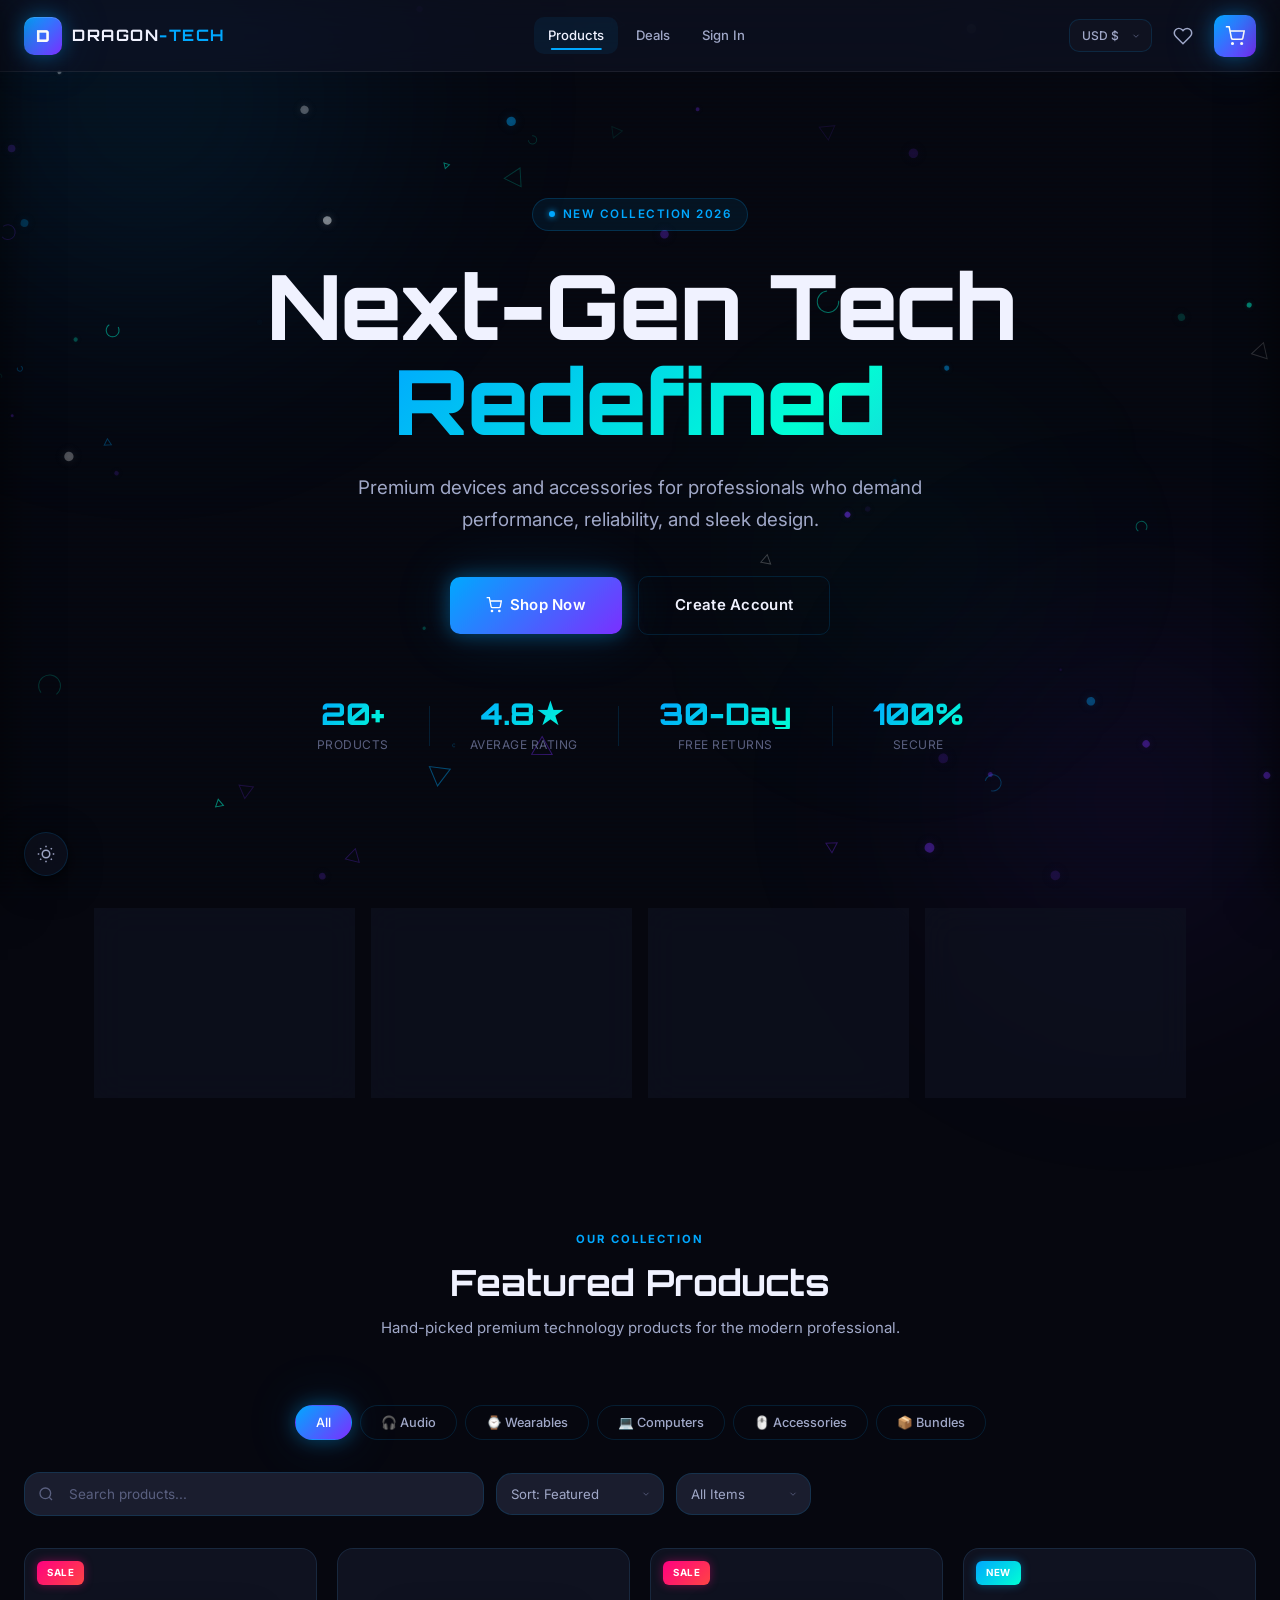
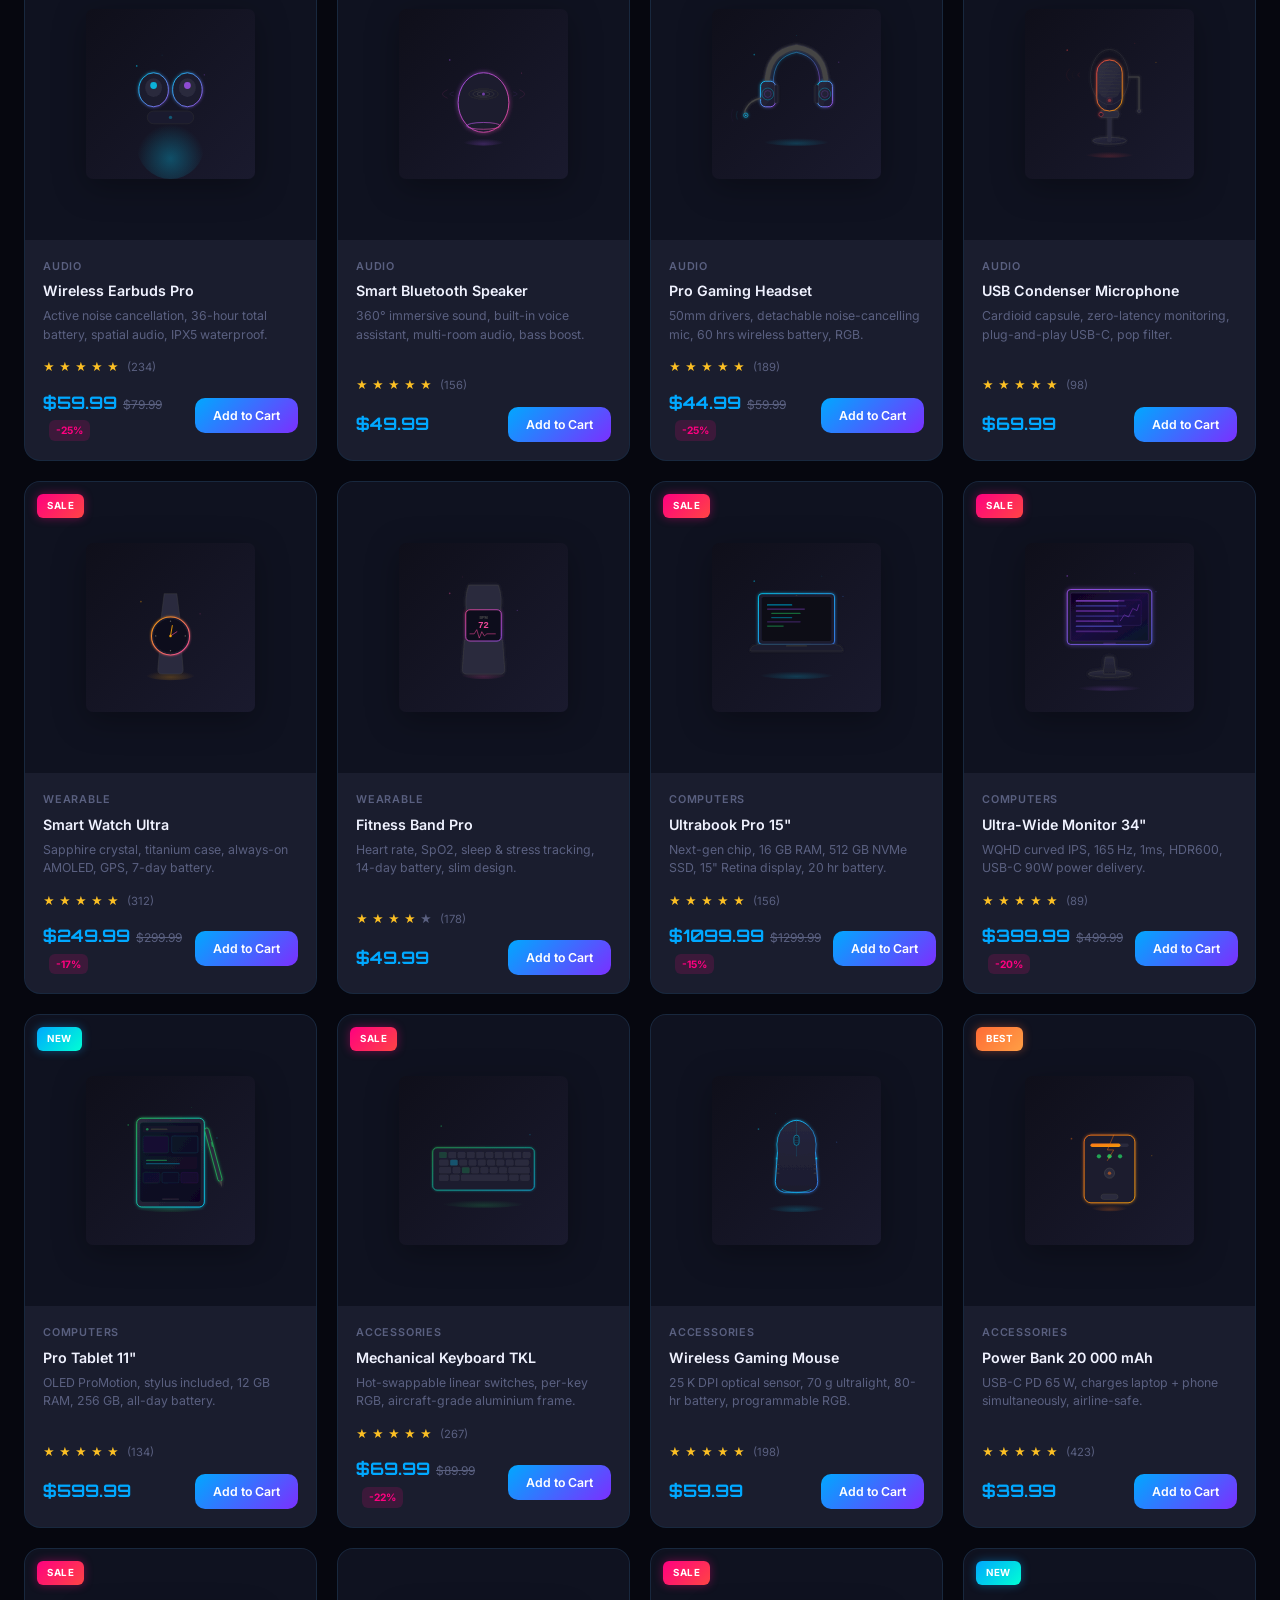
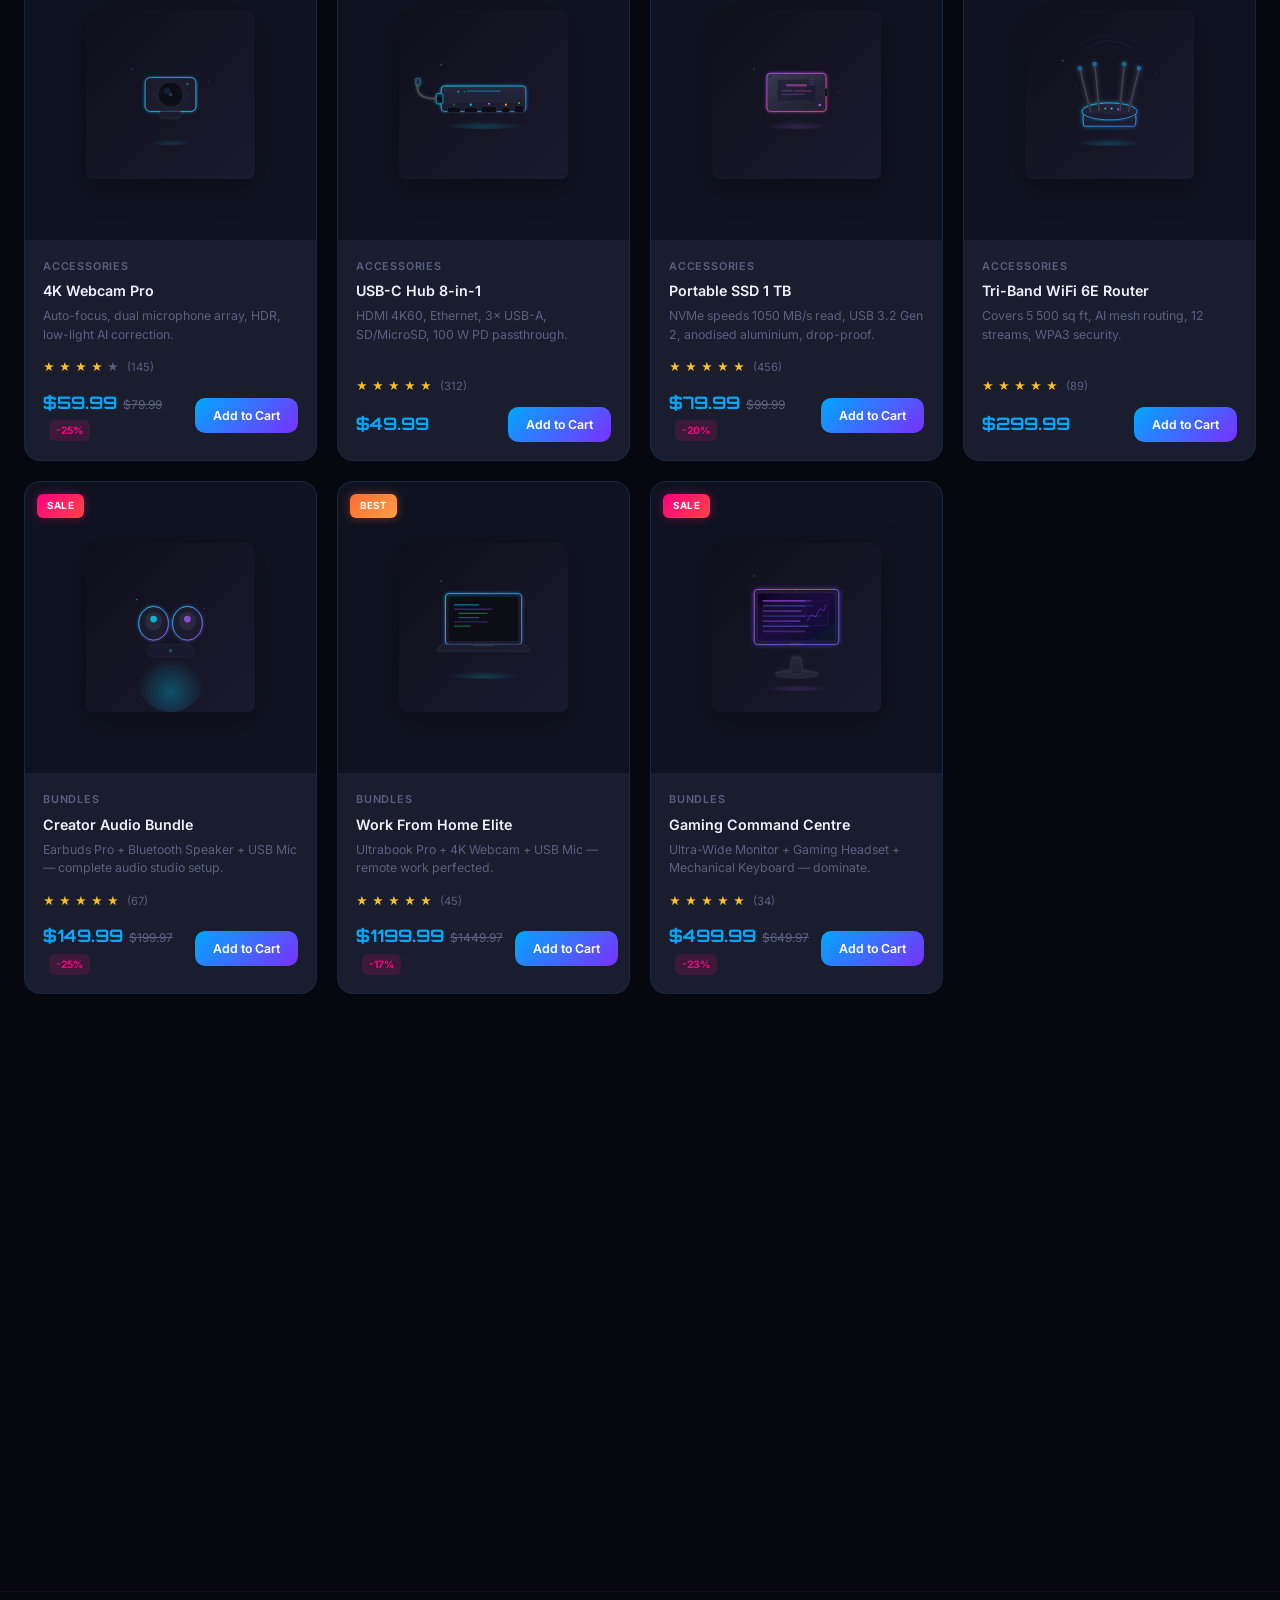
<file: index.html>
<!DOCTYPE html>
<html lang="en" data-theme="dark">
<head>
  <meta charset="UTF-8">
  <meta name="viewport" content="width=device-width, initial-scale=1.0">
  <meta name="description" content="Dragon-Tech — Premium curated technology. Next-gen devices, earbuds, laptops & accessories.">
  <meta name="theme-color" content="#00a8ff">
  <title>Dragon-Tech | Premium Tech Store</title>

  <link rel="preconnect" href="https://fonts.googleapis.com">
  <link rel="preconnect" href="https://fonts.gstatic.com" crossorigin>
  <link href="https://fonts.googleapis.com/css2?family=Inter:wght@300;400;500;600;700;800&family=Orbitron:wght@400;500;600;700;800;900&display=swap" rel="stylesheet">
  <link rel="manifest" href="manifest.json">
  <link rel="stylesheet" href="css/main.css">
</head>
<body>

  <!-- Skip Link -->
  <a href="#main-content" class="skip-link">Skip to main content</a>

  <!-- PS5 Canvas Particle System -->
  <canvas id="psCanvas"></canvas>

  <!-- Atmospheric Orbs -->
  <div class="orb orb-1"></div>
  <div class="orb orb-2"></div>
  <div class="orb orb-3"></div>

  <!-- Scan Lines (subtle aesthetic effect) -->
  <div class="scan-lines"></div>

  <!-- ==================== NAVBAR ==================== -->
  <nav class="navbar" id="navbar" role="navigation" aria-label="Main navigation">
    <div class="nav-inner">
      <!-- Logo -->
      <a href="index.html" class="logo" aria-label="Dragon-Tech Home">
        <div class="logo-mark">D</div>
        <div class="logo-name">DRAGON<span class="logo-accent">-TECH</span></div>
      </a>

      <!-- Nav Links -->
      <div class="nav-links" role="menubar">
        <a href="#products" class="nav-link active" role="menuitem">Products</a>
        <a href="#newsletter" class="nav-link" role="menuitem">Deals</a>
        <a href="pages/login.html" class="nav-link" role="menuitem" id="navAuthLink">Sign In</a>
        <a href="pages/dashboard.html" class="nav-link" role="menuitem" id="navDashLink" style="display:none">Dashboard</a>
      </div>

      <!-- Controls -->
      <div class="nav-controls">
        <!-- Currency -->
        <select id="currencySelector" class="nav-select" aria-label="Select currency">
          <option value="USD">USD $</option>
          <option value="GBP">GBP £</option>
          <option value="EUR">EUR €</option>
          <option value="JPY">JPY ¥</option>
        </select>

        <!-- Wishlist -->
        <button class="nav-icon-btn" id="wishlistBtn" aria-label="Wishlist" title="Your Wishlist">
          <svg width="20" height="20" viewBox="0 0 24 24" fill="none" stroke="currentColor" stroke-width="1.8">
            <path d="M20.84 4.61a5.5 5.5 0 0 0-7.78 0L12 5.67l-1.06-1.06a5.5 5.5 0 0 0-7.78 7.78l1.06 1.06L12 21.23l7.78-7.78 1.06-1.06a5.5 5.5 0 0 0 0-7.78z"/>
          </svg>
          <span class="nav-badge" id="wishlistBadge">0</span>
        </button>

        <!-- Cart -->
        <button class="nav-icon-btn cart-btn" id="cartBtn" aria-label="Shopping cart" title="Your Cart">
          <svg width="20" height="20" viewBox="0 0 24 24" fill="none" stroke="currentColor" stroke-width="1.8">
            <circle cx="9" cy="21" r="1"/><circle cx="20" cy="21" r="1"/>
            <path d="M1 1h4l2.68 13.39a2 2 0 0 0 2 1.61h9.72a2 2 0 0 0 2-1.61L23 6H6"/>
          </svg>
          <span class="nav-badge" id="cartBadge">0</span>
        </button>
      </div>
    </div>
  </nav>

  <!-- ==================== HERO ==================== -->
  <header class="hero" role="banner">
    <div class="hero-content">
      <!-- Eyebrow -->
      <div class="hero-eyebrow">
        <span class="hero-eyebrow-dot"></span>
        New Collection 2026
      </div>

      <!-- Title -->
      <h1 class="hero-title">
        <span class="hero-title-line1">Next-Gen Tech</span>
        <span class="hero-title-line2"><span class="text-gradient">Redefined</span></span>
      </h1>

      <!-- Subtitle -->
      <p class="hero-sub">Premium devices and accessories for professionals who demand performance, reliability, and sleek design.</p>

      <!-- Actions -->
      <div class="hero-actions">
        <a href="#products" class="btn btn-primary btn-lg">
          <svg width="16" height="16" viewBox="0 0 24 24" fill="none" stroke="currentColor" stroke-width="2">
            <circle cx="9" cy="21" r="1"/><circle cx="20" cy="21" r="1"/>
            <path d="M1 1h4l2.68 13.39a2 2 0 0 0 2 1.61h9.72a2 2 0 0 0 2-1.61L23 6H6"/>
          </svg>
          Shop Now
        </a>
        <a href="pages/login.html" class="btn btn-outline btn-lg">Create Account</a>
      </div>

      <!-- Stats -->
      <div class="hero-stats">
        <div class="hero-stat">
          <div class="hero-stat-value">20+</div>
          <div class="hero-stat-label">Products</div>
        </div>
        <div class="hero-stat-divider"></div>
        <div class="hero-stat">
          <div class="hero-stat-value">4.8★</div>
          <div class="hero-stat-label">Average Rating</div>
        </div>
        <div class="hero-stat-divider"></div>
        <div class="hero-stat">
          <div class="hero-stat-value">30-Day</div>
          <div class="hero-stat-label">Free Returns</div>
        </div>
        <div class="hero-stat-divider"></div>
        <div class="hero-stat">
          <div class="hero-stat-value">100%</div>
          <div class="hero-stat-label">Secure</div>
        </div>
      </div>
    </div>
  </header>

  <!-- ==================== FEATURES STRIP ==================== -->
  <section class="features-strip" aria-label="Store features">
    <div class="features-strip-inner">
      <div class="feature-item">
        <div class="feature-icon feature-icon-blue">
          <svg width="22" height="22" viewBox="0 0 24 24" fill="none" stroke="currentColor" stroke-width="1.8">
            <path d="M5 17H3a2 2 0 0 1-2-2V5a2 2 0 0 1 2-2h11a2 2 0 0 1 2 2v3m-6 13h6m-5-7h12a2 2 0 0 1 0 4v4H7v-4a2 2 0 0 1 2-2z"/>
          </svg>
        </div>
        <div class="feature-title">Express Shipping</div>
        <div class="feature-desc">Free on orders over $50</div>
      </div>
      <div class="feature-item">
        <div class="feature-icon feature-icon-purple">
          <svg width="22" height="22" viewBox="0 0 24 24" fill="none" stroke="currentColor" stroke-width="1.8">
            <path d="M12 22s8-4 8-10V5l-8-3-8 3v7c0 6 8 10 8 10z"/>
          </svg>
        </div>
        <div class="feature-title">Secure Checkout</div>
        <div class="feature-desc">End-to-end encryption</div>
      </div>
      <div class="feature-item">
        <div class="feature-icon feature-icon-cyan">
          <svg width="22" height="22" viewBox="0 0 24 24" fill="none" stroke="currentColor" stroke-width="1.8">
            <path d="M21 12a9 9 0 0 1-9 9m9-9a9 9 0 0 0-9-9m9 9H3m9 9a9 9 0 0 1-9-9m9 9c1.66 0 3-4.03 3-9s-1.34-9-3-9m0 18c-1.66 0-3-4.03-3-9s1.34-9 3-9"/>
          </svg>
        </div>
        <div class="feature-title">30-Day Returns</div>
        <div class="feature-desc">Hassle-free policy</div>
      </div>
      <div class="feature-item">
        <div class="feature-icon feature-icon-warm">
          <svg width="22" height="22" viewBox="0 0 24 24" fill="none" stroke="currentColor" stroke-width="1.8">
            <path d="M22 16.92v3a2 2 0 0 1-2.18 2 19.79 19.79 0 0 1-8.63-3.07A19.5 19.5 0 0 1 4.69 12 19.79 19.79 0 0 1 1.17 3.24 2 2 0 0 1 3.13 1h3a2 2 0 0 1 2 1.72c.127.96.361 1.903.7 2.81a2 2 0 0 1-.45 2.11L7.09 8.91a16 16 0 0 0 6 6l1.27-1.27a2 2 0 0 1 2.11-.45c.907.339 1.85.573 2.81.7A2 2 0 0 1 21 16z"/>
          </svg>
        </div>
        <div class="feature-title">24/7 Support</div>
        <div class="feature-desc">Always here to help</div>
      </div>
    </div>
  </section>

  <!-- ==================== PRODUCTS ==================== -->
  <main id="main-content" class="products-section">
    <div class="container">
      <!-- Section Header -->
      <div class="section-header">
        <p class="section-eyebrow">Our Collection</p>
        <h2 class="section-title">Featured Products</h2>
        <p class="section-sub">Hand-picked premium technology products for the modern professional.</p>
      </div>

      <!-- Category Tabs -->
      <div class="category-tabs" role="tablist" aria-label="Product categories">
        <button class="cat-tab active" data-category="all" role="tab" aria-selected="true">All</button>
        <button class="cat-tab" data-category="audio" role="tab" aria-selected="false">🎧 Audio</button>
        <button class="cat-tab" data-category="wearable" role="tab" aria-selected="false">⌚ Wearables</button>
        <button class="cat-tab" data-category="computers" role="tab" aria-selected="false">💻 Computers</button>
        <button class="cat-tab" data-category="accessories" role="tab" aria-selected="false">🖱️ Accessories</button>
        <button class="cat-tab" data-category="bundles" role="tab" aria-selected="false">📦 Bundles</button>
      </div>

      <!-- Discovery Controls -->
      <div class="discovery-controls">
        <div class="search-wrapper">
          <svg class="search-icon" width="16" height="16" viewBox="0 0 24 24" fill="none" stroke="currentColor" stroke-width="2">
            <circle cx="11" cy="11" r="8"/><line x1="21" y1="21" x2="16.65" y2="16.65"/>
          </svg>
          <input type="text" id="searchInput" class="search-input" placeholder="Search products..." aria-label="Search products" autocomplete="off">
          <div class="search-autocomplete" id="searchAutocomplete" role="listbox" aria-label="Search suggestions"></div>
        </div>
        <select id="sortFilter" class="filter-select" aria-label="Sort products">
          <option value="default">Sort: Featured</option>
          <option value="price-low">Price: Low → High</option>
          <option value="price-high">Price: High → Low</option>
          <option value="rating">Top Rated</option>
          <option value="discount">Biggest Discount</option>
        </select>
        <select id="stockFilter" class="filter-select" aria-label="Stock filter">
          <option value="all">All Items</option>
          <option value="in-stock">In Stock Only</option>
          <option value="sale">On Sale</option>
        </select>
      </div>

      <!-- Products Grid -->
      <div class="products-grid" id="productsGrid" role="list" aria-label="Product catalog">
        <!-- Rendered by JS -->
      </div>
    </div>
  </main>

  <!-- ==================== RECENTLY VIEWED ==================== -->
  <section class="recently-viewed-section" id="recentlyViewedSection" style="display:none;">
    <div class="container">
      <div class="section-header" style="text-align:left; margin-bottom:20px;">
        <p class="section-eyebrow">Continue Browsing</p>
        <h2 class="section-title" style="font-size:1.4rem;">Recently Viewed</h2>
      </div>
      <div class="scroll-row" id="recentlyViewedRow"></div>
    </div>
  </section>

  <!-- ==================== NEWSLETTER ==================== -->
  <section id="newsletter" class="newsletter-section">
    <div class="container">
      <div class="newsletter-card glass">
        <p class="section-eyebrow">Stay Ahead</p>
        <h2 class="newsletter-title">Get Exclusive Deals</h2>
        <p class="newsletter-sub">Subscribe for early access to new products, flash sales, and members-only discounts.</p>
        <form class="newsletter-form" id="newsletterForm" novalidate>
          <input type="email" id="newsletterEmail" class="email-input" placeholder="your@email.com" required aria-label="Email address">
          <button type="submit" class="btn btn-primary">Subscribe Free</button>
        </form>
      </div>
    </div>
  </section>

  <!-- ==================== FOOTER ==================== -->
  <footer class="footer" role="contentinfo">
    <div class="container">
      <div class="footer-grid">
        <!-- Brand -->
        <div>
          <div style="display:flex;align-items:center;gap:10px;margin-bottom:14px;">
            <div class="logo-mark" style="width:32px;height:32px;font-size:0.9rem;">D</div>
            <div class="footer-brand-name">DRAGON-TECH</div>
          </div>
          <p class="footer-brand-desc">Premium curated technology for professionals who demand performance and refined design.</p>
          <div class="footer-social">
            <a href="#" class="social-btn" aria-label="Twitter">𝕏</a>
            <a href="#" class="social-btn" aria-label="Instagram">📷</a>
            <a href="#" class="social-btn" aria-label="Discord">💬</a>
          </div>
        </div>

        <!-- Shop -->
        <div>
          <h3 class="footer-col-title">Shop</h3>
          <div class="footer-links">
            <a href="#products" class="footer-link">All Products</a>
            <a href="#" class="footer-link" onclick="document.querySelector('[data-category=audio]').click()">Audio</a>
            <a href="#" class="footer-link" onclick="document.querySelector('[data-category=computers]').click()">Computers</a>
            <a href="#" class="footer-link" onclick="document.querySelector('[data-category=bundles]').click()">Bundles</a>
          </div>
        </div>

        <!-- Account -->
        <div>
          <h3 class="footer-col-title">Account</h3>
          <div class="footer-links">
            <a href="pages/login.html" class="footer-link">Sign In</a>
            <a href="pages/dashboard.html" class="footer-link">Dashboard</a>
            <a href="pages/admin.html" class="footer-link">Admin</a>
          </div>
        </div>

        <!-- Preferences -->
        <div>
          <h3 class="footer-col-title">Preferences</h3>
          <div class="footer-selectors">
            <select id="footerLanguage" class="footer-select" aria-label="Language">
              <option value="en">🇬🇧 English</option>
              <option value="es">🇪🇸 Español</option>
              <option value="fr">🇫🇷 Français</option>
              <option value="de">🇩🇪 Deutsch</option>
            </select>
            <select id="footerCurrency" class="footer-select" aria-label="Currency">
              <option value="USD">$ US Dollar</option>
              <option value="GBP">£ British Pound</option>
              <option value="EUR">€ Euro</option>
              <option value="JPY">¥ Japanese Yen</option>
            </select>
          </div>
        </div>
      </div>
    </div>

    <div class="footer-bottom">
      <div class="container">
        <div class="footer-bottom-inner">
          <p class="footer-copyright">© 2026 Dragon-Tech. All rights reserved. Fully local — no data leaves your device.</p>
          <div class="footer-badges">
            <span class="footer-badge">100% LOCAL</span>
            <span class="footer-badge">SECURE</span>
            <span class="footer-badge">PWA</span>
          </div>
        </div>
      </div>
    </div>
  </footer>

  <!-- ==================== CART SIDEBAR ==================== -->
  <div class="cart-overlay" id="cartOverlay"></div>
  <aside class="cart-sidebar" id="cartSidebar" aria-label="Shopping cart" aria-modal="true" role="dialog">
    <div class="cart-head">
      <h2 class="cart-title">Your Cart</h2>
      <button class="cart-close" id="closeCart" aria-label="Close cart">
        <svg width="18" height="18" viewBox="0 0 24 24" fill="none" stroke="currentColor" stroke-width="2">
          <line x1="18" y1="6" x2="6" y2="18"/><line x1="6" y1="6" x2="18" y2="18"/>
        </svg>
      </button>
    </div>

    <div class="cart-items-wrap" id="cartItems">
      <div class="cart-empty-state" id="cartEmptyState">
        <div class="cart-empty-icon">🛒</div>
        <div class="cart-empty-text">Your cart is empty</div>
        <a href="#products" class="btn btn-outline btn-sm" onclick="document.getElementById('closeCart').click()">Browse Products</a>
      </div>
    </div>

    <div class="cart-foot" id="cartFoot" style="display:none;">
      <!-- Coupon -->
      <div class="coupon-row">
        <input type="text" id="couponInput" class="coupon-input" placeholder="Promo code..." aria-label="Coupon code">
        <button class="apply-coupon" id="applyCoupon">Apply</button>
      </div>
      <div id="couponMessage" style="font-size:0.78rem;margin-bottom:10px;"></div>

      <!-- Summary -->
      <div class="cart-summary-row">
        <span class="cart-summary-label">Subtotal</span>
        <span class="cart-summary-value" id="cartSubtotal">$0.00</span>
      </div>
      <div class="cart-summary-row" id="discountRow" style="display:none;">
        <span class="cart-summary-label">Discount</span>
        <span class="cart-summary-value discount" id="cartDiscount">-$0.00</span>
      </div>
      <div class="cart-summary-row">
        <span class="cart-summary-label">Shipping</span>
        <span class="cart-summary-value" id="cartShipping">Free</span>
      </div>

      <div class="cart-total-row">
        <span class="cart-total-label">Total</span>
        <span class="cart-total-value" id="cartTotal">$0.00</span>
      </div>

      <button class="btn btn-primary btn-block" id="checkoutBtn">
        <svg width="16" height="16" viewBox="0 0 24 24" fill="none" stroke="currentColor" stroke-width="2">
          <path d="M5 12h14M12 5l7 7-7 7"/>
        </svg>
        Proceed to Checkout
      </button>
    </div>
  </aside>

  <!-- ==================== WISHLIST SIDEBAR ==================== -->
  <aside class="wishlist-sidebar" id="wishlistSidebar" aria-label="Wishlist" aria-modal="true" role="dialog">
    <div class="cart-head">
      <h2 class="cart-title">❤ Wishlist</h2>
      <button class="cart-close" id="closeWishlist" aria-label="Close wishlist">
        <svg width="18" height="18" viewBox="0 0 24 24" fill="none" stroke="currentColor" stroke-width="2">
          <line x1="18" y1="6" x2="6" y2="18"/><line x1="6" y1="6" x2="18" y2="18"/>
        </svg>
      </button>
    </div>
    <div class="cart-items-wrap" id="wishlistItems">
      <div class="cart-empty-state">
        <div class="cart-empty-icon">💙</div>
        <div class="cart-empty-text">No items in wishlist</div>
      </div>
    </div>
  </aside>

  <!-- ==================== PRODUCT MODAL ==================== -->
  <div id="productModal"></div>

  <!-- ==================== TOAST STACK ==================== -->
  <div class="toast-stack" id="toastStack" role="region" aria-label="Notifications" aria-live="polite">
    <!-- Toasts appended here by JS -->
  </div>

  <!-- Theme Toggle -->
  <button class="theme-toggle-btn" id="themeToggle" aria-label="Toggle light/dark theme" title="Toggle theme">
    <svg width="18" height="18" viewBox="0 0 24 24" fill="none" stroke="currentColor" stroke-width="2" id="themeIcon">
      <circle cx="12" cy="12" r="5"/><line x1="12" y1="1" x2="12" y2="3"/>
      <line x1="12" y1="21" x2="12" y2="23"/><line x1="4.22" y1="4.22" x2="5.64" y2="5.64"/>
      <line x1="18.36" y1="18.36" x2="19.78" y2="19.78"/><line x1="1" y1="12" x2="3" y2="12"/>
      <line x1="21" y1="12" x2="23" y2="12"/><line x1="4.22" y1="19.78" x2="5.64" y2="18.36"/>
      <line x1="18.36" y1="5.64" x2="19.78" y2="4.22"/>
    </svg>
  </button>

  <!-- ==================== SCRIPTS ==================== -->
  <script src="js/utils.js"></script>
  <script src="js/storage-service.js"></script>
  <script src="js/products.js"></script>
  <script src="js/cart.js"></script>
  <script src="js/wishlist.js"></script>
  <script src="js/product-modal.js"></script>
  <script src="js/reviews.js"></script>
  <script src="js/newsletter.js"></script>
  <script src="js/currency.js"></script>
  <script src="js/i18n.js"></script>

  <script>
  // ============================================================
  //  MAIN SITE ORCHESTRATION
  // ============================================================
  (function() {
    'use strict';

    // ---- PS5 Particle System ----
    function initPS5Particles() {
      var canvas = document.getElementById('psCanvas');
      if (!canvas) return;
      
      // Optimization: Check for reduced motion
      if (window.matchMedia('(prefers-reduced-motion: reduce)').matches) {
        canvas.style.display = 'none';
        return;
      }

      var ctx = canvas.getContext('2d', { alpha: true });
      var particles = [];
      var W, H;
      var isDark = document.documentElement.getAttribute('data-theme') !== 'light';
      var isVisible = true;

      // Optimization: Stop animation when tab is not visible
      document.addEventListener('visibilitychange', function() {
        isVisible = !document.hidden;
      });

      function resize() {
        W = canvas.width = window.innerWidth;
        H = canvas.height = window.innerHeight;
      }

      resize();
      window.addEventListener('resize', window.utils ? window.utils.debounce(resize, 200) : resize);

      // PS5-style particle types: floating triangles, dots, lines
      var PALETTE_DARK = ['#00a8ff', '#7b2fff', '#00ffd4', '#ffffff'];
      var PALETTE_LIGHT = ['#0070d1', '#5020aa', '#0099aa'];

      function createParticle() {
        var colors = isDark ? PALETTE_DARK : PALETTE_LIGHT;
        var type = Math.random() < 0.6 ? 'dot' : Math.random() < 0.5 ? 'triangle' : 'ring';
        return {
          x: Math.random() * W,
          y: H + 40,
          vx: (Math.random() - 0.5) * 0.4,
          vy: -(Math.random() * 0.6 + 0.2),
          size: Math.random() * (type === 'ring' ? 10 : 4) + 1,
          color: colors[Math.floor(Math.random() * colors.length)],
          opacity: Math.random() * 0.4 + 0.1,
          rotation: Math.random() * Math.PI * 2,
          rotationSpeed: (Math.random() - 0.5) * 0.01,
          type: type,
          life: 0,
          maxLife: Math.random() * 400 + 200
        };
      }

      // Optimization: Scale particle count based on device performance (mobile/desktop)
      var maxParticles = window.innerWidth < 768 ? 30 : 60;

      for (var i = 0; i < maxParticles; i++) {
        var p = createParticle();
        p.y = Math.random() * H;
        p.life = Math.random() * p.maxLife;
        particles.push(p);
      }

      function drawParticle(p) {
        var alpha = p.opacity * Math.min(1, p.life / 30) * Math.min(1, (p.maxLife - p.life) / 30);
        ctx.globalAlpha = alpha;
        ctx.strokeStyle = p.color;
        ctx.fillStyle = p.color;
        ctx.lineWidth = 1;

        ctx.save();
        ctx.translate(p.x, p.y);
        ctx.rotate(p.rotation);

        switch (p.type) {
          case 'dot':
            ctx.beginPath();
            ctx.arc(0, 0, p.size, 0, Math.PI * 2);
            ctx.fill();
            // Glow
            var g = ctx.createRadialGradient(0, 0, 0, 0, 0, p.size * 3);
            g.addColorStop(0, p.color + '88');
            g.addColorStop(1, 'transparent');
            ctx.globalAlpha = alpha * 0.4;
            ctx.fillStyle = g;
            ctx.beginPath();
            ctx.arc(0, 0, p.size * 3, 0, Math.PI * 2);
            ctx.fill();
            break;

          case 'triangle':
            var s = p.size * 2.5;
            ctx.globalAlpha = alpha;
            ctx.beginPath();
            ctx.moveTo(0, -s);
            ctx.lineTo(s * 0.866, s * 0.5);
            ctx.lineTo(-s * 0.866, s * 0.5);
            ctx.closePath();
            ctx.fillStyle = 'transparent';
            ctx.strokeStyle = p.color;
            ctx.stroke();
            break;

          case 'ring':
            ctx.beginPath();
            ctx.arc(0, 0, p.size, 0, Math.PI * 1.5);
            ctx.strokeStyle = p.color;
            ctx.stroke();
            break;
        }

        ctx.restore();
        ctx.globalAlpha = 1;
      }

      function animate() {
        if (isVisible) {
          ctx.clearRect(0, 0, W, H);

          for (var i = particles.length - 1; i >= 0; i--) {
            var p = particles[i];
            p.x += p.vx;
            p.y += p.vy;
            p.rotation += p.rotationSpeed;
            p.life++;

            drawParticle(p);

            if (p.life > p.maxLife || p.y < -50) {
              particles.splice(i, 1);
              particles.push(createParticle());
            }
          }
        }

        requestAnimationFrame(animate);
      }

      animate();

      // Update theme
      window.addEventListener('themechange', function(e) {
        isDark = e.detail !== 'light';
      });
    }

    // ---- Navbar scroll effect ----
    function initNavbar() {
      var navbar = document.getElementById('navbar');
      if (!navbar) return;
      window.addEventListener('scroll', function() {
        navbar.classList.toggle('scrolled', window.scrollY > 60);
      }, { passive: true });
    }

    // ---- Theme Toggle ----
    function initTheme() {
      var saved = localStorage.getItem('dragon_theme') || 'dark';
      document.documentElement.setAttribute('data-theme', saved);

      var btn = document.getElementById('themeToggle');
      if (!btn) return;

      btn.addEventListener('click', function() {
        var curr = document.documentElement.getAttribute('data-theme');
        var next = curr === 'dark' ? 'light' : 'dark';
        document.documentElement.setAttribute('data-theme', next);
        localStorage.setItem('dragon_theme', next);
        window.dispatchEvent(new CustomEvent('themechange', { detail: next }));

        // Update icon
        var icon = document.getElementById('themeIcon');
        if (icon) {
          if (next === 'light') {
            icon.innerHTML = '<path d="M21 12.79A9 9 0 1 1 11.21 3 7 7 0 0 0 21 12.79z"/>';
          } else {
            icon.innerHTML = '<circle cx="12" cy="12" r="5"/><line x1="12" y1="1" x2="12" y2="3"/><line x1="12" y1="21" x2="12" y2="23"/><line x1="4.22" y1="4.22" x2="5.64" y2="5.64"/><line x1="18.36" y1="18.36" x2="19.78" y2="19.78"/><line x1="1" y1="12" x2="3" y2="12"/><line x1="21" y1="12" x2="23" y2="12"/><line x1="4.22" y1="19.78" x2="5.64" y2="18.36"/><line x1="18.36" y1="5.64" x2="19.78" y2="4.22"/>';
          }
        }
      });
    }

    // ---- Auth State ----
    function updateAuthNav() {
      var user = window.storage ? window.storage.getCurrentUser() : null;
      var authLink = document.getElementById('navAuthLink');
      var dashLink = document.getElementById('navDashLink');
      if (!authLink || !dashLink) return;
      if (user) {
        authLink.style.display = 'none';
        dashLink.style.display = '';
        dashLink.textContent = user.name ? user.name.split(' ')[0] : 'Dashboard';
      } else {
        authLink.style.display = '';
        dashLink.style.display = 'none';
      }
    }

    // ---- Category Tabs ----
    function initCategoryTabs() {
      var tabs = document.querySelectorAll('.cat-tab');
      tabs.forEach(function(tab) {
        tab.addEventListener('click', function() {
          tabs.forEach(function(t) { t.classList.remove('active'); t.setAttribute('aria-selected', 'false'); });
          this.classList.add('active');
          this.setAttribute('aria-selected', 'true');

          var cat = this.getAttribute('data-category');
          // update the filter and re-render
          var categoryFilter = { value: cat };
          if (window.renderProducts) {
            window.renderProducts({ category: cat });
          }
          // Scroll to products
          document.getElementById('main-content').scrollIntoView({ behavior: 'smooth', block: 'start' });
        });
      });
    }

    // ---- Smart Search Autocomplete ----
    function initSearchAutocomplete() {
      var input = document.getElementById('searchInput');
      var box = document.getElementById('searchAutocomplete');
      if (!input || !box) return;

      var debounceTimer;

      input.addEventListener('input', function() {
        clearTimeout(debounceTimer);
        var q = this.value.trim();
        if (q.length < 2) { box.classList.remove('active'); return; }

        debounceTimer = setTimeout(function() {
          if (!window.PRODUCTS) return;
          var matches = window.PRODUCTS.filter(function(p) {
            return p.name.toLowerCase().includes(q.toLowerCase()) ||
                   p.category.toLowerCase().includes(q.toLowerCase()) ||
                   p.description.toLowerCase().includes(q.toLowerCase());
          }).slice(0, 6);

          if (!matches.length) { box.classList.remove('active'); return; }

          var formatPrice = function(price) {
            if (window.currency && window.currency.formatPrice) return window.currency.formatPrice(price);
            return '$' + price.toFixed(2);
          };

          var escaped = q.replace(/[.*+?^${}()|[\]\\]/g, '\\$&');
          var regex = new RegExp('(' + escaped + ')', 'gi');

          box.innerHTML = matches.map(function(p) {
            var price = p.salePrice || p.price;
            var highlighted = p.name.replace(regex, '<mark>$1</mark>');
            return '<div class="autocomplete-item" data-id="' + p.id + '" role="option" tabindex="-1">' +
              '<div class="autocomplete-thumb"><img src="' + p.image + '" alt="' + p.name + '"></div>' +
              '<div><div class="autocomplete-name">' + highlighted + '</div>' +
              '<div class="autocomplete-cat">' + p.category + '</div></div>' +
              '<div class="autocomplete-price">' + formatPrice(price) + '</div>' +
            '</div>';
          }).join('');

          box.querySelectorAll('.autocomplete-item').forEach(function(item) {
            item.addEventListener('click', function() {
              var id = this.getAttribute('data-id');
              box.classList.remove('active');
              input.value = '';
              if (window.openProductModal) window.openProductModal(id);
            });
            item.addEventListener('keydown', function(e) {
              if (e.key === 'Enter') this.click();
            });
          });

          box.classList.add('active');
        }, 200);
      });

      document.addEventListener('click', function(e) {
        if (!input.contains(e.target) && !box.contains(e.target)) {
          box.classList.remove('active');
        }
      });

      input.addEventListener('keydown', function(e) {
        if (e.key === 'Escape') box.classList.remove('active');
      });
    }

    // ---- Cart Sidebar ----
    function initCartSidebar() {
      var cartBtn = document.getElementById('cartBtn');
      var closeCart = document.getElementById('closeCart');
      var overlay = document.getElementById('cartOverlay');
      var sidebar = document.getElementById('cartSidebar');

      function openCart() {
        sidebar.classList.add('open');
        overlay.classList.add('open');
        document.body.style.overflow = 'hidden';
      }

      function closeCartFn() {
        sidebar.classList.remove('open');
        overlay.classList.remove('open');
        document.body.style.overflow = '';
      }

      if (cartBtn) cartBtn.addEventListener('click', openCart);
      if (closeCart) closeCart.addEventListener('click', closeCartFn);
      if (overlay) overlay.addEventListener('click', closeCartFn);

      document.addEventListener('keydown', function(e) {
        if (e.key === 'Escape' && sidebar && sidebar.classList.contains('open')) closeCartFn();
      });

      // Checkout
      var checkoutBtn = document.getElementById('checkoutBtn');
      if (checkoutBtn) {
        checkoutBtn.addEventListener('click', function() {
          if (window.cart && window.cart.processCheckout) {
            window.cart.processCheckout();
          }
        });
      }

      // Coupon
      var applyBtn = document.getElementById('applyCoupon');
      if (applyBtn) {
        applyBtn.addEventListener('click', function() {
          var code = (document.getElementById('couponInput').value || '').trim().toUpperCase();
          applyCoupon(code);
        });
      }
    }

    // Coupon system
    var COUPONS = {
      'DRAGON20': { type: 'percent', value: 20, label: '20% off' },
      'FIRST10': { type: 'percent', value: 10, label: '10% off your first order' },
      'TECH5': { type: 'fixed', value: 5, label: '$5 off' },
      'SAVE15': { type: 'percent', value: 15, label: '15% off' }
    };

    var activeCoupon = null;

    function applyCoupon(code) {
      var msgEl = document.getElementById('couponMessage');
      if (!code) {
        activeCoupon = null;
        if (msgEl) msgEl.innerHTML = '';
        if (window.cart && window.cart.updateCartUI) window.cart.updateCartUI();
        return;
      }

      var coupon = COUPONS[code];
      if (!coupon) {
        if (msgEl) msgEl.innerHTML = '<span style="color:#ff6666;">Invalid code</span>';
        activeCoupon = null;
      } else {
        activeCoupon = { code: code, ...coupon };
        if (msgEl) msgEl.innerHTML = '<span style="color:#00c97b;">✓ ' + coupon.label + ' applied!</span>';
        if (window.utils) window.utils.showToast('Coupon ' + code + ' applied — ' + coupon.label + '!', 'success');
      }

      if (window.cart && window.cart.updateCartUI) window.cart.updateCartUI();
    }

    window.getActiveCoupon = function() { return activeCoupon; };

    // ---- Wishlist Sidebar ----
    function initWishlistSidebar() {
      var wishlistBtn = document.getElementById('wishlistBtn');
      var closeWl = document.getElementById('closeWishlist');
      var sidebar = document.getElementById('wishlistSidebar');
      var overlay = document.getElementById('cartOverlay');

      function openWishlist() {
        sidebar.classList.add('open');
        overlay.classList.add('open');
        document.body.style.overflow = 'hidden';
        if (window.wishlist && window.wishlist.renderWishlist) window.wishlist.renderWishlist();
      }

      function closeWishlistFn() {
        sidebar.classList.remove('open');
        overlay.classList.remove('open');
        document.body.style.overflow = '';
      }

      if (wishlistBtn) wishlistBtn.addEventListener('click', openWishlist);
      if (closeWl) closeWl.addEventListener('click', closeWishlistFn);
    }

    // ---- Recently Viewed ----
    function renderRecentlyViewed() {
      var viewed = [];
      try { viewed = JSON.parse(localStorage.getItem('dragon_recently_viewed') || '[]'); } catch(e) {}
      if (!viewed.length || !window.PRODUCTS) return;

      var section = document.getElementById('recentlyViewedSection');
      var row = document.getElementById('recentlyViewedRow');
      if (!section || !row) return;

      var html = '';
      viewed.slice(0, 8).forEach(function(id) {
        var p = window.PRODUCTS.find(function(x) { return x.id === id; });
        if (!p) return;
        var price = p.salePrice || p.price;
        var fmt = window.currency && window.currency.formatPrice ? window.currency.formatPrice(price) : '$' + price.toFixed(2);
        html += '<div class="scroll-card" data-id="' + p.id + '">' +
          '<div class="scroll-card-img"><img src="' + p.image + '" alt="' + p.name + '" loading="lazy"></div>' +
          '<div class="scroll-card-name">' + p.name + '</div>' +
          '<div class="scroll-card-price">' + fmt + '</div>' +
        '</div>';
      });

      row.innerHTML = html;
      section.style.display = '';

      row.querySelectorAll('.scroll-card').forEach(function(card) {
        card.addEventListener('click', function() {
          if (window.openProductModal) window.openProductModal(this.dataset.id);
        });
      });
    }

    // ---- Currency & Language footer selectors ----
    function initFooterPrefs() {
      var langSel = document.getElementById('footerLanguage');
      var currSel = document.getElementById('footerCurrency');
      var currNav = document.getElementById('currencySelector');

      if (langSel) {
        langSel.value = localStorage.getItem('dragon_language') || 'en';
        langSel.addEventListener('change', function() {
          if (window.i18n) window.i18n.setLanguage(this.value);
          localStorage.setItem('dragon_language', this.value);
        });
      }

      function syncCurrencySelects(val) {
        if (currSel) currSel.value = val;
        if (currNav) currNav.value = val;
      }

      if (currSel) {
        currSel.value = localStorage.getItem('dragon_currency') || 'USD';
        currSel.addEventListener('change', function() {
          if (window.currency) window.currency.setCurrency(this.value);
          localStorage.setItem('dragon_currency', this.value);
          syncCurrencySelects(this.value);
        });
      }

      if (currNav) {
        currNav.value = localStorage.getItem('dragon_currency') || 'USD';
        currNav.addEventListener('change', function() {
          if (window.currency) window.currency.setCurrency(this.value);
          localStorage.setItem('dragon_currency', this.value);
          syncCurrencySelects(this.value);
        });
      }
    }

    // ---- Card hover glow effect ----
    function initCardGlow() {
      document.addEventListener('mousemove', function(e) {
        var card = e.target.closest('.product-card');
        if (!card) return;
        var rect = card.getBoundingClientRect();
        card.style.setProperty('--mouse-x', (e.clientX - rect.left) + 'px');
        card.style.setProperty('--mouse-y', (e.clientY - rect.top) + 'px');
      });
    }

    // ---- Auth state listener ----
    window.addEventListener('auth-change', updateAuthNav);

    // ---- INIT ----
    document.addEventListener('DOMContentLoaded', function() {
      initTheme();
      initPS5Particles();
      initNavbar();
      initCartSidebar();
      initWishlistSidebar();
      initCategoryTabs();
      initSearchAutocomplete();
      initCardGlow();
      initFooterPrefs();
      updateAuthNav();

      // Render recently viewed after products are loaded
      setTimeout(renderRecentlyViewed, 500);

      // Update recently viewed when modal closes
      window.addEventListener('productModalClose', renderRecentlyViewed);
    });

  })();
  </script>
</body>
</html>
</file>
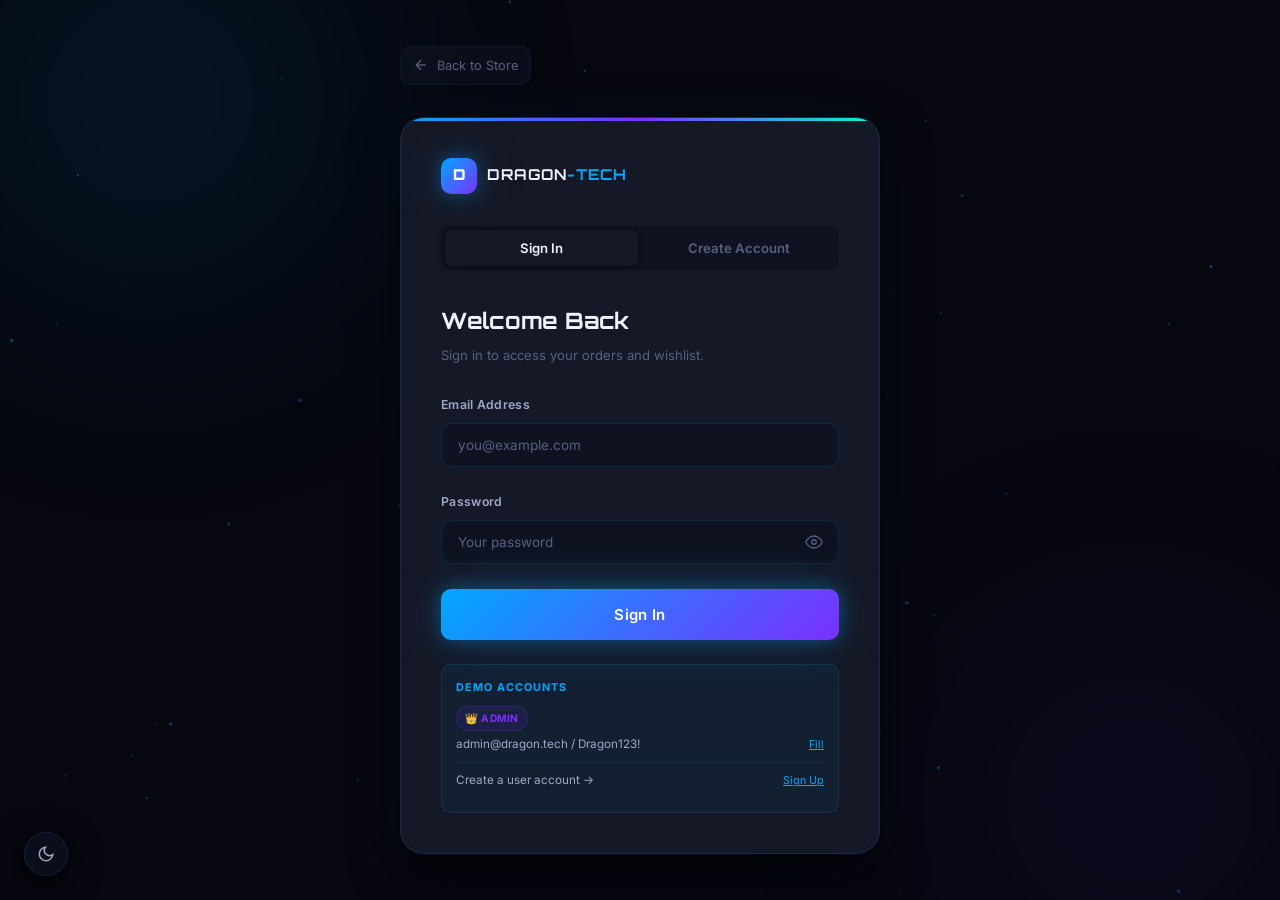
<file: pages/admin.html>
<!DOCTYPE html>
<html lang="en" data-theme="dark">
<head>
  <meta charset="UTF-8">
  <meta name="viewport" content="width=device-width, initial-scale=1.0">
  <meta name="description" content="Dragon-Tech Admin Panel — manage orders, users, and products.">
  <title>Admin Panel | Dragon-Tech</title>
  <link rel="preconnect" href="https://fonts.googleapis.com">
  <link rel="preconnect" href="https://fonts.gstatic.com" crossorigin>
  <link href="https://fonts.googleapis.com/css2?family=Inter:wght@400;500;600;700;800&family=Orbitron:wght@400;500;700;800&display=swap" rel="stylesheet">
  <link rel="stylesheet" href="../css/main.css">
  <style>
    body { padding-top: var(--nav-h); }

    .admin-layout {
      display: grid;
      grid-template-columns: 220px 1fr;
      gap: 0;
      min-height: calc(100vh - var(--nav-h));
      position: relative; z-index: 2;
    }

    /* Admin Sidebar */
    .admin-sidebar {
      background: var(--bg-elevated);
      border-right: 1px solid var(--border-default);
      padding: 24px 0;
      position: sticky;
      top: var(--nav-h); height: calc(100vh - var(--nav-h));
      overflow-y: auto;
    }

    .admin-brand {
      padding: 0 20px 20px;
      border-bottom: 1px solid var(--border-subtle);
      margin-bottom: 16px;
    }
    .admin-brand-title {
      font-family: var(--font-display);
      font-size: 0.8rem; font-weight: 700;
      letter-spacing: 2px; text-transform: uppercase;
      color: var(--accent);
    }
    .admin-brand-sub { font-size: 0.72rem; color: var(--text-muted); margin-top: 2px; }

    .admin-nav-item {
      display: flex; align-items: center; gap: 10px;
      padding: 12px 20px;
      font-size: 0.86rem; font-weight: 500;
      color: var(--text-secondary);
      cursor: pointer;
      transition: all var(--t-fast);
      border-left: 3px solid transparent;
    }
    .admin-nav-item:hover { color: var(--text-primary); background: var(--border-subtle); }
    .admin-nav-item.active { color: var(--accent); background: rgba(0,168,255,0.06); border-left-color: var(--accent); }

    .admin-nav-group-label {
      padding: 16px 20px 6px;
      font-size: 0.65rem; font-weight: 700;
      letter-spacing: 1.5px; text-transform: uppercase;
      color: var(--text-muted);
    }

    /* AI Dropdown */
    .admin-dropdown-trigger {
      display: flex;
      align-items: center;
      justify-content: space-between;
      padding: 12px 20px;
      cursor: pointer;
      transition: all var(--t-fast);
      color: var(--accent);
    }
    .admin-dropdown-trigger:hover {
      background: rgba(0,168,255,0.1);
    }
    .dropdown-arrow {
      transition: transform 0.2s ease;
    }
    .admin-dropdown-trigger:hover .dropdown-arrow,
    .admin-dropdown-trigger.open .dropdown-arrow {
      transform: rotate(180deg);
    }
    .admin-dropdown-menu {
      display: none;
      flex-direction: column;
      padding-bottom: 8px;
    }
    
    /* Keep dropdown open when hovering on trigger or menu */
    .admin-dropdown-trigger:hover + .admin-dropdown-menu,
    .admin-dropdown-trigger.open + .admin-dropdown-menu,
    .admin-dropdown-menu:hover {
      display: flex;
    }
    
    /* Hover zone to prevent dropdown closing when moving cursor */
    .dropdown-hover-zone {
      display: none;
      height: 20px;
      margin-top: -20px;
      position: relative;
      z-index: 10;
    }
    .admin-dropdown-trigger:hover + .admin-dropdown-menu + .dropdown-hover-zone,
    .admin-dropdown-trigger.open + .admin-dropdown-menu + .dropdown-hover-zone {
      display: block;
    }
    
    .admin-dropdown-menu .admin-nav-item {
      padding: 10px 20px 10px 36px;
      font-size: 0.82rem;
      border-left: none;
      position: relative;
    }
    .admin-dropdown-menu .admin-nav-item::before {
      content: "→";
      position: absolute;
      left: 16px;
      opacity: 0;
      transition: opacity 0.2s;
    }
    .admin-dropdown-menu .admin-nav-item:hover::before {
      opacity: 1;
    }
    .admin-dropdown-menu .admin-nav-item:hover {
      background: rgba(0,168,255,0.1);
      color: var(--accent);
    }

    /* Responsive AI dropdown */
    @media (max-width: 768px) {
      .admin-dropdown-trigger {
        display: flex;
      }
      .admin-dropdown-menu {
        position: static;
        width: 100%;
        box-shadow: none;
      }
      .dropdown-hover-zone {
        display: none !important;
      }
    }

    /* Panel Section */
    .panel-section {
      background: var(--bg-elevated);
      border: 1px solid var(--border-default);
      border-radius: var(--radius-xl);
      padding: 24px;
      margin-top: 24px;
    }
    .panel-subtitle {
      font-size: 0.95rem;
      font-weight: 600;
      margin-bottom: 16px;
      color: var(--text-primary);
    }

    /* Chart Placeholder */
    .chart-placeholder {
      background: var(--bg-card);
      border-radius: var(--radius-lg);
      padding: 24px;
    }
    .chart-bars {
      display: flex;
      align-items: flex-end;
      justify-content: space-between;
      height: 180px;
      gap: 8px;
      padding: 0 8px;
    }
    .chart-bar {
      flex: 1;
      background: var(--accent);
      border-radius: 4px 4px 0 0;
      position: relative;
      min-height: 20px;
    }
    .chart-bar span {
      position: absolute;
      top: -24px;
      left: 50%;
      transform: translateX(-50%);
      font-size: 0.7rem;
      color: var(--text-muted);
    }
    .chart-labels {
      display: flex;
      justify-content: space-between;
      margin-top: 12px;
      font-size: 0.7rem;
      color: var(--text-muted);
    }

    /* Scorecard */
    .scorecard-product {
      background: var(--bg-card);
      border-radius: var(--radius-lg);
      padding: 20px;
    }
    .scorecard-header {
      display: flex;
      align-items: center;
      gap: 16px;
      margin-bottom: 20px;
    }
    .scorecard-img {
      width: 48px;
      height: 48px;
    }
    .scorecard-info h4 {
      font-size: 1rem;
      margin: 0;
    }
    .scorecard-category {
      font-size: 0.75rem;
      color: var(--text-muted);
    }
    .scorecard-metrics {
      display: flex;
      flex-direction: column;
      gap: 12px;
    }
    .metric {
      display: flex;
      align-items: center;
      gap: 12px;
    }
    .metric-label {
      width: 100px;
      font-size: 0.8rem;
      color: var(--text-muted);
    }
    .metric-bar {
      flex: 1;
      height: 8px;
      background: var(--accent);
      border-radius: 4px;
      font-size: 0.7rem;
      padding-left: 8px;
      min-width: 40px;
    }

    /* Sentiment Chart */
    .sentiment-chart {
      display: flex;
      flex-direction: column;
      gap: 12px;
    }
    .sentiment-bar {
      background: var(--bg-card);
      border-radius: var(--radius-md);
      overflow: hidden;
    }
    .sentiment-fill {
      height: 32px;
      padding: 0 16px;
      display: flex;
      align-items: center;
      font-size: 0.8rem;
      color: #fff;
    }
    .sentiment-fill.positive { background: #00c97b; }
    .sentiment-fill.neutral { background: #00a8ff; }
    .sentiment-fill.negative { background: #ff6b6b; }

    /* Color Grid */
    .color-grid {
      display: grid;
      grid-template-columns: repeat(6, 1fr);
      gap: 12px;
    }
    .color-swatch {
      height: 80px;
      border-radius: var(--radius-lg);
      display: flex;
      flex-direction: column;
      align-items: center;
      justify-content: center;
      font-size: 0.75rem;
      color: #fff;
    }

    /* Anomaly List */
    .anomaly-list {
      display: flex;
      flex-direction: column;
      gap: 12px;
    }
    .anomaly-item {
      display: flex;
      align-items: center;
      gap: 16px;
      background: var(--bg-card);
      border: 1px solid var(--border-default);
      border-radius: var(--radius-lg);
      padding: 16px;
    }
    .anomaly-icon {
      font-size: 1.5rem;
    }
    .anomaly-content {
      flex: 1;
    }
    .anomaly-content strong {
      font-size: 0.9rem;
    }
    .anomaly-content p {
      font-size: 0.8rem;
      color: var(--text-muted);
      margin: 4px 0;
    }
    .anomaly-time {
      font-size: 0.7rem;
      color: var(--text-muted);
    }
    .anomaly-actions {
      display: flex;
      gap: 8px;
    }

    /* Experiment Card */
    .experiment-card {
      background: var(--bg-card);
      border: 1px solid var(--border-default);
      border-radius: var(--radius-lg);
      padding: 20px;
    }
    .exp-header {
      display: flex;
      justify-content: space-between;
      align-items: center;
      margin-bottom: 16px;
    }
    .exp-header h4 {
      font-size: 1rem;
      margin: 0;
    }
    .exp-status {
      font-size: 0.7rem;
      background: rgba(0,201,123,0.15);
      color: #00c97b;
      padding: 4px 10px;
      border-radius: 20px;
    }
    .exp-metrics {
      display: flex;
      gap: 24px;
      margin-bottom: 16px;
    }
    .exp-metric {
      display: flex;
      flex-direction: column;
    }
    .exp-label {
      font-size: 0.7rem;
      color: var(--text-muted);
    }
    .exp-value {
      font-size: 1rem;
      font-weight: 600;
      color: #00c97b;
    }
    .exp-progress {
      background: var(--border-subtle);
      border-radius: 4px;
      height: 8px;
      margin-bottom: 12px;
    }
    .progress-bar {
      background: var(--accent);
      height: 100%;
      border-radius: 4px;
      font-size: 0.65rem;
      display: flex;
      align-items: center;
      justify-content: flex-end;
      padding-right: 4px;
    }
    .exp-footer {
      display: flex;
      justify-content: space-between;
      font-size: 0.7rem;
      color: var(--text-muted);
    }

    /* Main Content */
    .admin-main { padding: 32px; overflow-y: auto; }

    /* Panels */
    .admin-panel { display: none; }
    .admin-panel.active { display: block; animation: fadeUp 0.3s var(--t-base) both; }

    /* Stats Grid */
    .kpi-grid {
      display: grid;
      grid-template-columns: repeat(4, 1fr);
      gap: 16px;
      margin-bottom: 32px;
    }

    .kpi-card {
      background: var(--bg-elevated);
      border: 1px solid var(--border-default);
      border-radius: var(--radius-lg);
      padding: 20px;
      position: relative;
      overflow: hidden;
      transition: all var(--t-fast);
    }
    .kpi-card:hover { border-color: var(--border-strong); transform: translateY(-2px); }

    .kpi-card::before {
      content: '';
      position: absolute;
      bottom: 0; left: 0;
      width: 100%; height: 3px;
    }
    .kpi-blue::before  { background: var(--accent); }
    .kpi-purple::before { background: var(--accent-2); }
    .kpi-cyan::before  { background: var(--accent-3); }
    .kpi-warm::before  { background: var(--accent-warm); }

    .kpi-icon { font-size: 1.5rem; margin-bottom: 10px; }
    .kpi-label { font-size: 0.72rem; font-weight: 600; letter-spacing: 0.5px; text-transform: uppercase; color: var(--text-muted); margin-bottom: 6px; }
    .kpi-value { font-family: var(--font-display); font-size: 1.8rem; font-weight: 700; color: var(--text-primary); line-height: 1; }
    .kpi-sub { font-size: 0.75rem; color: var(--text-muted); margin-top: 4px; }

    /* Panel header */
    .panel-header {
      display: flex; align-items: center; justify-content: space-between;
      margin-bottom: 20px; flex-wrap: wrap; gap: 10px;
    }
    .panel-title {
      font-family: var(--font-display);
      font-size: 1.2rem; font-weight: 700; color: var(--text-primary);
    }
    .panel-controls {
      display: flex; align-items: center; gap: 8px; flex-wrap: wrap;
    }
    .panel-controls .filter-select,
    .panel-controls .btn {
      padding: 6px 12px;
      font-size: 0.8rem;
    }
    .panel-controls .filter-select {
      background: var(--bg-surface);
      border: 1px solid var(--border-default);
      color: var(--text-primary);
      border-radius: var(--radius-md);
    }

    /* Tables */
    .data-table-wrap {
      background: var(--bg-elevated);
      border: 1px solid var(--border-default);
      border-radius: var(--radius-xl);
      overflow: hidden;
    }

    .data-table { width: 100%; border-collapse: collapse; }
    .data-table th {
      padding: 12px 16px;
      background: var(--bg-surface);
      font-size: 0.72rem; font-weight: 700;
      letter-spacing: 0.5px; text-transform: uppercase;
      color: var(--text-muted); text-align: left;
      border-bottom: 1px solid var(--border-subtle);
    }
    .data-table td {
      padding: 14px 16px;
      font-size: 0.85rem; color: var(--text-secondary);
      border-bottom: 1px solid var(--border-subtle);
      vertical-align: middle;
    }
    .data-table tr:last-child td { border-bottom: none; }
    .data-table tbody tr:hover { background: var(--border-subtle); }

    /* Search & Filters */
    .table-controls {
      display: flex; align-items: center; gap: 10px; padding: 14px 16px;
      border-bottom: 1px solid var(--border-subtle); background: var(--bg-surface);
      flex-wrap: wrap;
    }
    .table-search {
      flex: 1; min-width: 200px; max-width: 300px;
      padding: 9px 12px; background: var(--bg-card);
      border: 1px solid var(--border-default); border-radius: var(--radius-md);
      color: var(--text-primary); font-size: 0.85rem;
    }
    .table-search:focus { outline: none; border-color: var(--accent); }

    /* Status selects */
    .status-sel {
      padding: 5px 10px; font-size: 0.75rem; font-weight: 600;
      border-radius: var(--radius-sm); border: 1px solid var(--border-default);
      background: var(--bg-surface); color: var(--text-secondary); cursor: pointer;
    }

    /* No data */
    .table-empty {
      padding: 40px; text-align: center; color: var(--text-muted);
    }

    /* Revenue chart bar */
    .rev-bar {
      display: flex; align-items: flex-end; gap: 4px;
      height: 80px; margin-top: 8px;
    }
    .rev-col { flex: 1; border-radius: 3px 3px 0 0; background: var(--accent); opacity: 0.7; transition: opacity var(--t-fast); min-width: 8px; }
    .rev-col:hover { opacity: 1; }

    /* Activity Feed */
    .activity-item {
      display: flex; align-items: flex-start; gap: 12px;
      padding: 12px 0;
      border-bottom: 1px solid var(--border-subtle);
    }
    .activity-item:last-child { border-bottom: none; }
    .activity-dot { width: 8px; height: 8px; border-radius: 50%; margin-top: 6px; flex-shrink: 0; }

    @media (max-width: 900px) {
      .admin-layout { grid-template-columns: 1fr; }
      .admin-sidebar { position: static; height: auto; }
      .kpi-grid { grid-template-columns: 1fr 1fr; }
    }
  </style>
</head>
<body>

  <canvas id="psCanvas"></canvas>
  <div class="orb orb-2"></div>
  <div class="toast-stack" id="toastStack" role="region" aria-live="polite"></div>

  <!-- Navbar -->
  <nav class="navbar scrolled" id="navbar">
    <div class="nav-inner">
      <a href="../index.html" class="logo">
        <div class="logo-mark">D</div>
        <div class="logo-name">DRAGON<span class="logo-accent">-TECH</span>
          <span style="font-size:0.55rem;font-weight:600;letter-spacing:1px;vertical-align:middle;margin-left:6px;
                       background:rgba(123,47,255,0.15);color:var(--accent-2);padding:2px 6px;
                       border-radius:4px;border:1px solid rgba(123,47,255,0.2);">ADMIN</span>
        </div>
      </a>
      <div class="nav-controls">
        <a href="dashboard.html" class="btn btn-ghost btn-sm">My Profile</a>
        <button class="btn btn-outline btn-sm" id="logoutBtn">Sign Out</button>
      </div>
    </div>
  </nav>

  <div class="admin-layout">

    <!-- Sidebar -->
    <aside class="admin-sidebar">
      <div class="admin-brand">
        <div class="admin-brand-title">Control Panel</div>
        <div class="admin-brand-sub" id="adminWelcome">Loading…</div>
      </div>

      <!-- AI Intelligence Dropdown - Promoted to top -->
      <div class="admin-nav-group-label admin-dropdown-trigger" 
           data-dropdown="ai-dropdown"
           role="button"
           aria-expanded="false"
           aria-haspopup="true"
           aria-controls="ai-dropdown"
           tabindex="0"
           id="aiDropdownTrigger">
        🧠 AI Intelligence
        <svg class="dropdown-arrow" width="12" height="12" viewBox="0 0 24 24" fill="none" stroke="currentColor" stroke-width="2">
          <polyline points="6 9 12 15 18 9"/>
        </svg>
      </div>
<div class="admin-dropdown-menu" id="ai-dropdown" role="menu" aria-labelledby="aiDropdownTrigger">
          <div class="admin-nav-item" data-panel="ai-demand" role="menuitem">📈 Demand Forecast</div>
          <div class="admin-nav-item" data-panel="ai-customers" role="menuitem">👤 Customer Insights</div>
          <div class="admin-nav-item" data-panel="ai-products" role="menuitem">🛍️ Product Intelligence</div>
          <div class="admin-nav-item" data-panel="ai-pricing" role="menuitem">💰 Price Insights</div>
          <div class="admin-nav-item" data-panel="ai-sentiment" role="menuitem">💬 Sentiment Analysis</div>
          <div class="admin-nav-item" data-panel="ai-visual" role="menuitem">🎨 Visual Trends</div>
          <div class="admin-nav-item" data-panel="ai-anomalies" role="menuitem">⚠️ Anomaly Detection</div>
          <div class="admin-nav-item" data-panel="ai-experiments" role="menuitem">🔬 A/B Testing</div>
          <div class="admin-nav-item" data-panel="ai-models" role="menuitem">🧪 Model Studio</div>
        </div>
        <!-- Invisible hover zone to keep dropdown open -->
        <div class="dropdown-hover-zone"></div>

      <div class="admin-nav-group-label">Analytics</div>
      <div class="admin-nav-item" data-panel="overview">
        📊 Overview
      </div>

      <div class="admin-nav-group-label">Management</div>
      <div class="admin-nav-item" data-panel="orders">📦 Orders</div>
      <div class="admin-nav-item" data-panel="users">👥 Users</div>
      <div class="admin-nav-item" data-panel="products">🛍️ Products</div>
      <div class="admin-nav-item" data-panel="subscribers">📧 Subscribers</div>

      <div class="admin-nav-group-label">Tools</div>
      <div class="admin-nav-item" data-panel="export">💾 Export Data</div>
      <div class="admin-nav-group-label admin-dropdown-trigger" 
           data-dropdown="ai-dropdown"
           role="button"
           aria-expanded="false"
           aria-haspopup="true"
           aria-controls="ai-dropdown"
           tabindex="0"
           id="aiDropdownTrigger">
        🧠 AI Intelligence
        <svg class="dropdown-arrow" width="12" height="12" viewBox="0 0 24 24" fill="none" stroke="currentColor" stroke-width="2">
          <polyline points="6 9 12 15 18 9"/>
        </svg>
      </div>
    </aside>

    <!-- Main -->
    <main class="admin-main">

      <!-- ====== OVERVIEW ====== -->
      <div class="admin-panel active" id="panelOverview">
        <div class="panel-header">
          <h1 class="panel-title">Analytics Overview</h1>
          <span style="font-size:0.8rem;color:var(--text-muted);" id="adminDate"></span>
        </div>

        <div class="kpi-grid">
          <div class="kpi-card kpi-blue">
            <div class="kpi-icon">💰</div>
            <div class="kpi-label">Total Revenue</div>
            <div class="kpi-value" id="kpiRevenue">$0</div>
            <div class="kpi-sub">All-time</div>
          </div>
          <div class="kpi-card kpi-purple">
            <div class="kpi-icon">📦</div>
            <div class="kpi-label">Total Orders</div>
            <div class="kpi-value" id="kpiOrders">0</div>
            <div class="kpi-sub">Cumulative</div>
          </div>
          <div class="kpi-card kpi-cyan">
            <div class="kpi-icon">👥</div>
            <div class="kpi-label">Registered Users</div>
            <div class="kpi-value" id="kpiUsers">0</div>
            <div class="kpi-sub">Excluding admin</div>
          </div>
          <div class="kpi-card kpi-warm">
            <div class="kpi-icon">📬</div>
            <div class="kpi-label">Avg Order Value</div>
            <div class="kpi-value" id="kpiAvg">$0</div>
            <div class="kpi-sub">Revenue ÷ Orders</div>
          </div>
        </div>

        <!-- Recent Orders Summary -->
        <div class="panel-header" style="margin-top:8px;">
          <h2 class="panel-title" style="font-size:1rem;">Recent Orders</h2>
          <button class="btn btn-outline btn-sm" data-panel="orders">View All</button>
        </div>
        <div class="data-table-wrap">
          <table class="data-table" id="recentOrdersTable">
            <thead>
              <tr>
                <th>Order ID</th>
                <th>Customer</th>
                <th>Date</th>
                <th>Total</th>
                <th>Status</th>
              </tr>
            </thead>
            <tbody id="recentOrdersBody">
              <tr><td colspan="5" class="table-empty">Loading…</td></tr>
            </tbody>
          </table>
        </div>
      </div>

      <!-- ====== ORDERS ====== -->
      <div class="admin-panel" id="panelOrders">
        <div class="panel-header">
          <h1 class="panel-title">Order Management</h1>
          <button class="btn btn-outline btn-sm" id="exportOrdersBtn">Export CSV</button>
        </div>
        <div class="data-table-wrap">
          <div class="table-controls">
            <input type="text" class="table-search" id="orderSearch" placeholder="Search by ID or customer…">
            <select class="filter-select" id="orderStatusFilter" style="padding:8px 28px 8px 10px;font-size:0.82rem;">
              <option value="all">All Statuses</option>
              <option value="processing">Processing</option>
              <option value="shipped">Shipped</option>
              <option value="completed">Completed</option>
              <option value="cancelled">Cancelled</option>
            </select>
          </div>
          <table class="data-table">
            <thead>
              <tr>
                <th>Order ID</th>
                <th>Customer</th>
                <th>Items</th>
                <th>Total</th>
                <th>Date</th>
                <th>Status</th>
                <th>Actions</th>
              </tr>
            </thead>
            <tbody id="ordersTableBody">
              <tr><td colspan="7" class="table-empty">Loading orders…</td></tr>
            </tbody>
          </table>
        </div>
      </div>

      <!-- ====== USERS ====== -->
      <div class="admin-panel" id="panelUsers">
        <div class="panel-header">
          <h1 class="panel-title">User Management</h1>
          <span class="status-badge status-processing" id="userCount">0 Users</span>
        </div>
        <div class="data-table-wrap">
          <div class="table-controls">
            <input type="text" class="table-search" id="userSearch" placeholder="Search by name or email…">
          </div>
          <table class="data-table">
            <thead>
              <tr>
                <th>Name</th>
                <th>Email</th>
                <th>Role</th>
                <th>Total Spent</th>
                <th>Joined</th>
              </tr>
            </thead>
            <tbody id="usersTableBody">
              <tr><td colspan="5" class="table-empty">Loading users…</td></tr>
            </tbody>
          </table>
        </div>
      </div>

      <!-- ====== PRODUCTS ====== -->
      <div class="admin-panel" id="panelProducts">
        <div class="panel-header">
          <h1 class="panel-title">Product Catalog</h1>
          <span class="status-badge status-processing" id="productCount">0 Products</span>
        </div>
        <div class="data-table-wrap">
          <div class="table-controls">
            <input type="text" class="table-search" id="productSearch" placeholder="Search products…">
          </div>
          <table class="data-table">
            <thead>
              <tr>
                <th>Product</th>
                <th>Category</th>
                <th>Price</th>
                <th>Sale Price</th>
                <th>Rating</th>
                <th>Stock</th>
              </tr>
            </thead>
            <tbody id="productsTableBody">
              <tr><td colspan="6" class="table-empty">Loading products…</td></tr>
            </tbody>
          </table>
        </div>
      </div>

      <!-- ====== SUBSCRIBERS ====== -->
      <div class="admin-panel" id="panelSubscribers">
        <div class="panel-header">
          <h1 class="panel-title">Newsletter Subscribers</h1>
          <span class="status-badge status-completed" id="subCount">0 Subscribers</span>
        </div>
        <div class="data-table-wrap">
          <table class="data-table">
            <thead>
              <tr><th>#</th><th>Email</th><th>Subscribed Date</th></tr>
            </thead>
            <tbody id="subscribersBody">
              <tr><td colspan="3" class="table-empty">No subscribers yet.</td></tr>
            </tbody>
          </table>
        </div>
      </div>

      <!-- ====== EXPORT ====== -->
      <div class="admin-panel" id="panelExport">
        <div class="panel-header">
          <h1 class="panel-title">Export Data</h1>
        </div>
        <div style="display:grid;gap:16px;max-width:480px;">
          <div style="background:var(--bg-elevated);border:1px solid var(--border-default);border-radius:var(--radius-xl);padding:24px;">
            <h3 style="font-size:1rem;font-weight:600;margin-bottom:6px;">📦 Orders CSV</h3>
            <p style="font-size:0.85rem;color:var(--text-muted);margin-bottom:16px;">Export all orders with customer, items, total, and status.</p>
            <button class="btn btn-primary" id="exportAllOrders">Download Orders.csv</button>
          </div>
          <div style="background:var(--bg-elevated);border:1px solid var(--border-default);border-radius:var(--radius-xl);padding:24px;">
            <h3 style="font-size:1rem;font-weight:600;margin-bottom:6px;">👥 Users CSV</h3>
            <p style="font-size:0.85rem;color:var(--text-muted);margin-bottom:16px;">Export all user accounts (name, email, role, join date).</p>
            <button class="btn btn-outline" id="exportUsers">Download Users.csv</button>
          </div>
          <div style="background:var(--bg-elevated);border:1px solid var(--border-default);border-radius:var(--radius-xl);padding:24px;">
            <h3 style="font-size:1rem;font-weight:600;margin-bottom:6px;">📧 Subscribers CSV</h3>
            <p style="font-size:0.85rem;color:var(--text-muted);margin-bottom:16px;">Export newsletter subscriber emails and dates.</p>
            <button class="btn btn-outline" id="exportSubscribers">Download Subscribers.csv</button>
          </div>
          <div style="background:rgba(255,68,68,0.06);border:1px solid rgba(255,68,68,0.2);border-radius:var(--radius-xl);padding:24px;">
            <h3 style="font-size:1rem;font-weight:600;margin-bottom:6px;color:#ff6666;">⚠ Clear All Data</h3>
            <p style="font-size:0.85rem;color:var(--text-muted);margin-bottom:16px;">Permanently wipes all orders, users, and subscribers from localStorage.</p>
            <button class="btn btn-danger btn-sm" id="clearAllData">Clear All Data</button>
          </div>
        </div>
      </div>

      <!-- ====== AI DEMAND ====== -->
      <div class="admin-panel" id="panelAiDemand">
        <div class="panel-header">
          <h1 class="panel-title">📈 Demand Forecast</h1>
          <div class="panel-controls">
            <select class="filter-select" id="demandTimeframe" aria-label="Time range">
              <option value="7d">Last 7 Days</option>
              <option value="30d">Last 30 Days</option>
              <option value="90d" selected>Last 90 Days</option>
              <option value="1y">Last Year</option>
            </select>
            <select class="filter-select" id="demandCategoryFilter" aria-label="Category filter">
              <option value="all">All Categories</option>
              <option value="audio">Audio</option>
              <option value="computers">Computers</option>
              <option value="wearable">Wearables</option>
              <option value="accessories">Accessories</option>
            </select>
            <button class="btn btn-outline btn-sm" id="exportDemand" aria-label="Export demand data" title="Export CSV">
              📥 Export
            </button>
          </div>
        </div>
        <div class="kpi-grid">
          <div class="kpi-card kpi-blue">
            <div class="kpi-icon">📈</div>
            <div class="kpi-label">Predicted Revenue (7d)</div>
            <div class="kpi-value" id="nnPredictedRevenue">$0</div>
            <div class="kpi-sub">ML Forecast</div>
          </div>
          <div class="kpi-card kpi-purple">
            <div class="kpi-icon">📊</div>
            <div class="kpi-label">Demand Index</div>
            <div class="kpi-value" id="nnDemandIndex">0</div>
            <div class="kpi-sub">Units/Week</div>
          </div>
          <div class="kpi-card kpi-cyan">
            <div class="kpi-icon">🎯</div>
            <div class="kpi-label">Forecast Accuracy</div>
            <div class="kpi-value" id="nnAccuracy">0%</div>
            <div class="kpi-sub">Validation Score</div>
          </div>
          <div class="kpi-card kpi-warm">
            <div class="kpi-icon">📉</div>
            <div class="kpi-label">Trend</div>
            <div class="kpi-value" id="nnTrend">--</div>
            <div class="kpi-sub">Week over Week</div>
          </div>
        </div>
        <div class="panel-section">
          <h3 class="panel-subtitle">Demand Forecast Timeline</h3>
          <div class="demand-chart" id="demandChart">
            <div class="chart-placeholder">
              <div class="chart-bars">
                <div class="chart-bar" style="height:40%;background:var(--accent);"><span>45</span></div>
                <div class="chart-bar" style="height:55%;background:var(--accent);"><span>62</span></div>
                <div class="chart-bar" style="height:45%;background:var(--accent);"><span>51</span></div>
                <div class="chart-bar" style="height:70%;background:var(--accent-purple);"><span>78</span></div>
                <div class="chart-bar" style="height:60%;background:var(--accent);"><span>67</span></div>
                <div class="chart-bar" style="height:85%;background:var(--accent-cyan);"><span>95</span></div>
                <div class="chart-bar" style="height:75%;background:var(--accent-cyan);"><span>84</span></div>
                <div class="chart-bar" style="height:90%;background:var(--accent);"><span>100</span></div>
              </div>
              <div class="chart-labels">
                <span>Week 1</span><span>Week 2</span><span>Week 3</span><span>Week 4</span>
                <span>Week 5</span><span>Week 6</span><span>Week 7</span><span>Week 8</span>
              </div>
            </div>
          </div>
        </div>
        <div class="panel-section">
          <h3 class="panel-subtitle">Category Demand Breakdown</h3>
          <div class="data-table-wrap">
            <table class="data-table">
              <thead><tr><th>Category</th><th>Current Demand</th><th>Predicted</th><th>Trend</th><th>Confidence</th></tr></thead>
              <tbody id="categoryDemandBody">
                <tr><td colspan="5" class="table-empty">Loading demand data...</td></tr>
              </tbody>
            </table>
          </div>
        </div>
      </div>

      <!-- ====== AI CUSTOMERS ====== -->
      <div class="admin-panel" id="panelAiCustomers">
        <div class="panel-header">
          <h1 class="panel-title">👤 Customer Insights</h1>
        </div>
        <div class="kpi-grid">
          <div class="kpi-card kpi-blue">
            <div class="kpi-icon">👥</div>
            <div class="kpi-label">Active Users</div>
            <div class="kpi-value" id="nnActiveUsers">0</div>
            <div class="kpi-sub">30-day</div>
          </div>
          <div class="kpi-card kpi-purple">
            <div class="kpi-icon">🔴</div>
            <div class="kpi-label">Churn Risk</div>
            <div class="kpi-value" id="nnChurnRisk">0%</div>
            <div class="kpi-sub">At-risk segment</div>
          </div>
          <div class="kpi-card kpi-cyan">
            <div class="kpi-icon">⭐</div>
            <div class="kpi-label">Engagement Score</div>
            <div class="kpi-value" id="nnEngagement">0</div>
            <div class="kpi-sub">ML Calculated</div>
          </div>
          <div class="kpi-card kpi-warm">
            <div class="kpi-icon">💎</div>
            <div class="kpi-label">Avg LTV</div>
            <div class="kpi-value" id="nnLTV">$0</div>
            <div class="kpi-sub">Lifetime Value</div>
          </div>
        </div>
        <div class="panel-section">
          <h3 class="panel-subtitle">User Segments (ML-Generated)</h3>
          <div class="data-table-wrap">
            <table class="data-table">
              <thead><tr><th>Segment</th><th>Users</th><th>Avg Spent</th><th>Churn%</th><th>Top Category</th></tr></thead>
              <tbody id="segmentsBody">
                <tr><td>High Value</td><td>127</td><td>$1,240</td><td>2.1%</td><td>computers</td></tr>
                <tr><td>Explorers</td><td>342</td><td>$340</td><td>8.5%</td><td>audio</td></tr>
                <tr><td>Bargain</td><td>518</td><td>$120</td><td>15.2%</td><td>accessories</td></tr>
                <tr><td>Loyal</td><td>234</td><td>$890</td><td>3.4%</td><td>bundles</td></tr>
                <tr><td>At-Risk</td><td>89</td><td>$620</td><td>45.1%</td><td>mixed</td></tr>
              </tbody>
            </table>
          </div>
        </div>
      </div>

      <!-- ====== AI PRODUCTS ====== -->
      <div class="admin-panel" id="panelAiProducts">
        <div class="panel-header">
          <h1 class="panel-title">🛍️ Product Intelligence</h1>
        </div>
        <div class="kpi-grid">
          <div class="kpi-card kpi-blue">
            <div class="kpi-icon">🔥</div>
            <div class="kpi-label">Top Performer</div>
            <div class="kpi-value" id="nnTopProduct">--</div>
            <div class="kpi-sub">By ML Score</div>
          </div>
          <div class="kpi-card kpi-purple">
            <div class="kpi-icon">📦</div>
            <div class="kpi-label">Stock Alerts</div>
            <div class="kpi-value" id="nnStockAlerts">0</div>
            <div class="kpi-sub">Reorder needed</div>
          </div>
          <div class="kpi-card kpi-cyan">
            <div class="kpi-icon">🎯</div>
            <div class="kpi-label">Similarity Score</div>
            <div class="kpi-value" id="nnSimilarity">0%</div>
            <div class="kpi-sub">Avg Match</div>
          </div>
          <div class="kpi-card kpi-warm">
            <div class="kpi-icon">📈</div>
            <div class="kpi-label">Recommendation</div>
            <div class="kpi-value" id="nnRecCTR">0%</div>
            <div class="kpi-sub">Click-through</div>
          </div>
        </div>
        <div class="panel-section">
          <h3 class="panel-subtitle">Product Scorecard</h3>
          <div id="productScorecard">
            <div class="scorecard-product">
              <div class="scorecard-header">
                <img src="../assets/product-earbuds.svg" alt="Product" class="scorecard-img">
                <div class="scorecard-info">
                  <h4>Wireless Earbuds Pro</h4>
                  <span class="scorecard-category">Audio</span>
                </div>
              </div>
              <div class="scorecard-metrics">
                <div class="metric"><span class="metric-label">Demand</span><span class="metric-bar" style="width:78%;">78%</span></div>
                <div class="metric"><span class="metric-label">Elasticity</span><span class="metric-bar" style="width:65%;">65%</span></div>
                <div class="metric"><span class="metric-label">Similarity</span><span class="metric-bar" style="width:82%;">82%</span></div>
                <div class="metric"><span class="metric-label">Churn Assoc</span><span class="metric-bar" style="width:45%;">45%</span></div>
                <div class="metric"><span class="metric-label">Rec Score</span><span class="metric-bar" style="width:94%;">94%</span></div>
              </div>
            </div>
          </div>
        </div>
      </div>

      <!-- ====== AI PRICING ====== -->
      <div class="admin-panel" id="panelAiPricing">
        <div class="panel-header">
          <h1 class="panel-title">💰 Price Insights</h1>
        </div>
        <div class="kpi-grid">
          <div class="kpi-card kpi-blue">
            <div class="kpi-icon">💹</div>
            <div class="kpi-label">Optimal Price</div>
            <div class="kpi-value" id="nnOptimalPrice">$0</div>
            <div class="kpi-sub">Current + ML</div>
          </div>
          <div class="kpi-card kpi-purple">
            <div class="kpi-icon">📊</div>
            <div class="kpi-label">Elasticity</div>
            <div class="kpi-value" id="nnElasticity">0</div>
            <div class="kpi-sub">Price Sensitivity</div>
          </div>
          <div class="kpi-card kpi-cyan">
            <div class="kpi-icon">📈</div>
            <div class="kpi-label">Expected Lift</div>
            <div class="kpi-value" id="nnExpectedLift">0%</div>
            <div class="kpi-sub">Revenue change</div>
          </div>
          <div class="kpi-card kpi-warm">
            <div class="kpi-icon">🏆</div>
            <div class="kpi-label">Price Rank</div>
            <div class="kpi-value" id="nnPriceRank">#1</div>
            <div class="kpi-sub">vs Competitors</div>
          </div>
        </div>
        <div class="panel-section">
          <h3 class="panel-subtitle">Price Recommendations</h3>
          <div class="data-table-wrap">
            <table class="data-table">
              <thead><tr><th>Product</th><th>Current</th><th>Recommended</th><th>Elasticity</th><th>Expected Δ</th></tr></thead>
              <tbody id="priceRecBody">
                <tr><td>Wireless Earbuds Pro</td><td>$59.99</td><td>$54.99</td><td>High</td><td style="color:#00c97b;">+12%</td></tr>
                <tr><td>Smart Watch Ultra</td><td>$249.99</td><td>$269.99</td><td>High</td><td style="color:#00c97b;">+8%</td></tr>
                <tr><td>Ultrabook Pro 15"</td><td>$1,099</td><td>$999</td><td>High</td><td style="color:#00c97b;">+15%</td></tr>
                <tr><td>Wireless Gaming Mouse</td><td>$59.99</td><td>$54.99</td><td>Med</td><td style="color:#00c97b;">+5%</td></tr>
              </tbody>
            </table>
          </div>
          <button class="btn btn-primary" style="margin-top:16px;" id="applyAllPrices">Apply All Recommendations</button>
        </div>
      </div>

      <!-- ====== AI SENTIMENT ====== -->
      <div class="admin-panel" id="panelAiSentiment">
        <div class="panel-header">
          <h1 class="panel-title">💬 Sentiment Analysis</h1>
        </div>
        <div class="kpi-grid">
          <div class="kpi-card kpi-blue">
            <div class="kpi-icon">😊</div>
            <div class="kpi-label">Sentiment Score</div>
            <div class="kpi-value" id="nnSentimentScore">0/5</div>
            <div class="kpi-sub">Overall</div>
          </div>
          <div class="kpi-card kpi-purple">
            <div class="kpi-icon">👍</div>
            <div class="kpi-label">Positive</div>
            <div class="kpi-value" id="nnPositive">0%</div>
            <div class="kpi-sub">Reviews</div>
          </div>
          <div class="kpi-card kpi-cyan">
            <div class="kpi-icon">👎</div>
            <div class="kpi-label">Negative</div>
            <div class="kpi-value" id="nnNegative">0%</div>
            <div class="kpi-sub">Reviews</div>
          </div>
          <div class="kpi-card kpi-warm">
            <div class="kpi-icon">📝</div>
            <div class="kpi-label">Analyzed</div>
            <div class="kpi-value" id="nnAnalyzed">0</div>
            <div class="kpi-sub">Reviews</div>
          </div>
        </div>
        <div class="panel-section">
          <h3 class="panel-subtitle">Sentiment Overview</h3>
          <div class="sentiment-chart">
            <div class="sentiment-bar">
              <div class="sentiment-fill positive" style="width:72%;"><span>Positive 72%</span></div>
            </div>
            <div class="sentiment-bar">
              <div class="sentiment-fill neutral" style="width:18%;"><span>Neutral 18%</span></div>
            </div>
            <div class="sentiment-bar">
              <div class="sentiment-fill negative" style="width:10%;"><span>Negative 10%</span></div>
            </div>
          </div>
        </div>
        <div class="panel-section">
          <h3 class="panel-subtitle">Top Mentioned Aspects</h3>
          <div class="data-table-wrap">
            <table class="data-table">
              <thead><tr><th>Aspect</th><th>Sentiment</th><th>Score</th></tr></thead>
              <tbody id="aspectsBody">
                <tr><td>Sound Quality</td><td>😊 Positive</td><td>4.8</td></tr>
                <tr><td>Battery Life</td><td>😊 Positive</td><td>4.5</td></tr>
                <tr><td>Comfort</td><td>😐 Neutral</td><td>3.9</td></tr>
                <tr><td>Build Quality</td><td>😊 Positive</td><td>4.2</td></tr>
              </tbody>
            </table>
          </div>
        </div>
      </div>

      <!-- ====== AI VISUAL ====== -->
      <div class="admin-panel" id="panelAiVisual">
        <div class="panel-header">
          <h1 class="panel-title">🎨 Visual Trends</h1>
        </div>
        <div class="kpi-grid">
          <div class="kpi-card kpi-blue">
            <div class="kpi-icon">🎨</div>
            <div class="kpi-label">Top Style</div>
            <div class="kpi-value" id="nnTopStyle">--</div>
            <div class="kpi-sub">This Month</div>
          </div>
          <div class="kpi-card kpi-purple">
            <div class="kpi-icon">🖼️</div>
            <div class="kpi-label">Top Color</div>
            <div class="kpi-value" id="nnTopColor">--</div>
            <div class="kpi-sub">Popular</div>
          </div>
          <div class="kpi-card kpi-cyan">
            <div class="kpi-icon">📈</div>
            <div class="kpi-label">Style Trend</div>
            <div class="kpi-value" id="nnStyleTrend">--</div>
            <div class="kpi-sub">Direction</div>
          </div>
          <div class="kpi-card kpi-warm">
            <div class="kpi-icon">🎯</div>
            <div class="kpi-label">Match Rate</div>
            <div class="kpi-value" id="nnMatchRate">0%</div>
            <div class="kpi-sub">Visual Search</div>
          </div>
        </div>
        <div class="panel-section">
          <h3 class="panel-subtitle">Color Distribution</h3>
          <div class="color-grid">
            <div class="color-swatch" style="background:#1a1a2e;"><span>Black</span><span>42%</span></div>
            <div class="color-swatch" style="background:#2d2d44;"><span>Gray</span><span>28%</span></div>
            <div class="color-swatch" style="background:#f5f5f5;color:#000;"><span>White</span><span>15%</span></div>
            <div class="color-swatch" style="background:#00a8ff;"><span>Blue</span><span>8%</span></div>
            <div class="color-swatch" style="background:#7b2fff;"><span>Purple</span><span>5%</span></div>
            <div class="color-swatch" style="background:#00ffd4;"><span>Cyan</span><span>2%</span></div>
          </div>
        </div>
      </div>

      <!-- ====== AI ANOMALIES ====== -->
      <div class="admin-panel" id="panelAiAnomalies">
        <div class="panel-header">
          <h1 class="panel-title">⚠️ Anomaly Detection</h1>
        </div>
        <div class="kpi-grid">
          <div class="kpi-card kpi-blue">
            <div class="kpi-icon">⚠️</div>
            <div class="kpi-label">Active Alerts</div>
            <div class="kpi-value" id="nnAlerts">0</div>
            <div class="kpi-sub">ML Flagged</div>
          </div>
          <div class="kpi-card kpi-purple">
            <div class="kpi-icon">📊</div>
            <div class="kpi-label">Anomaly Score</div>
            <div class="kpi-value" id="nnAnomalyScore">0</div>
            <div class="kpi-sub">Current</div>
          </div>
          <div class="kpi-card kpi-cyan">
            <div class="kpi-icon">🔒</div>
            <div class="kpi-label">Blocked</div>
            <div class="kpi-value" id="nnBlocked">0</div>
            <div class="kpi-sub">Threats</div>
          </div>
          <div class="kpi-card kpi-warm">
            <div class="kpi-icon">📈</div>
            <div class="kpi-label">Trend</div>
            <div class="kpi-value" id="nnAnomalyTrend">--</div>
            <div class="kpi-sub">WoW</div>
          </div>
        </div>
        <div class="panel-section">
          <h3 class="panel-subtitle">Recent Anomalies</h3>
          <div class="anomaly-list" id="anomalyList">
            <div class="anomaly-item">
              <div class="anomaly-icon">⚠️</div>
              <div class="anomaly-content">
                <strong>Order Spike Detected</strong>
                <p>127 orders/min (normal: ~15) - Possible bot activity</p>
                <span class="anomaly-time">2 hours ago</span>
              </div>
              <div class="anomaly-actions">
                <button class="btn btn-outline btn-sm">View</button>
                <button class="btn btn-outline btn-sm">Dismiss</button>
              </div>
            </div>
            <div class="anomaly-item">
              <div class="anomaly-icon">⚠️</div>
              <div class="anomaly-content">
                <strong>Price Anomaly</strong>
                <p>Product price 89% below market average</p>
                <span class="anomaly-time">5 hours ago</span>
              </div>
              <div class="anomaly-actions">
                <button class="btn btn-outline btn-sm">View</button>
                <button class="btn btn-primary btn-sm">Adjust</button>
              </div>
            </div>
          </div>
        </div>
      </div>

      <!-- ====== AI EXPERIMENTS ====== -->
      <div class="admin-panel" id="panelAiExperiments">
        <div class="panel-header">
          <h1 class="panel-title">🔬 A/B Testing</h1>
          <button class="btn btn-primary btn-sm" id="newExperiment">+ New Experiment</button>
        </div>
        <div class="kpi-grid">
          <div class="kpi-card kpi-blue">
            <div class="kpi-icon">🧪</div>
            <div class="kpi-label">Active</div>
            <div class="kpi-value" id="nnActiveExp">3</div>
            <div class="kpi-sub">Running</div>
          </div>
          <div class="kpi-card kpi-purple">
            <div class="kpi-icon">✅</div>
            <div class="kpi-label">Concluded</div>
            <div class="kpi-value" id="nnConcludedExp">12</div>
            <div class="kpi-sub">Total</div>
          </div>
          <div class="kpi-card kpi-cyan">
            <div class="kpi-icon">📊</div>
            <div class="kpi-label">Lift</div>
            <div class="kpi-value" id="nnAvgLift">+12%</div>
            <div class="kpi-sub">Avg Winner</div>
          </div>
          <div class="kpi-card kpi-warm">
            <div class="kpi-icon">🎯</div>
            <div class="kpi-label">Confidence</div>
            <div class="kpi-value" id="nnConfidence">94%</div>
            <div class="kpi-sub">Avg</div>
          </div>
        </div>
        <div class="panel-section">
          <h3 class="panel-subtitle">Active Experiments</h3>
          <div class="experiment-card">
            <div class="exp-header">
              <h4>Discount Placement Test</h4>
              <span class="exp-status">Running</span>
            </div>
            <div class="exp-metrics">
              <div class="exp-metric"><span class="exp-label">Cart CTR</span><span class="exp-value">+28%</span></div>
              <div class="exp-metric"><span class="exp-label">Conversion</span><span class="exp-value">+28%</span></div>
              <div class="exp-metric"><span class="exp-label">AOV</span><span class="exp-value">+6%</span></div>
            </div>
            <div class="exp-progress"><div class="progress-bar" style="width:62%;">62%</div></div>
            <div class="exp-footer">
              <span>Sample: 12,450 / 20,000</span>
              <span>Days left: 4</span>
            </div>
          </div>
        </div>
      </div>

      <!-- ====== AI MODELS ====== -->
      <div class="admin-panel" id="panelAiModels">
        <div class="panel-header">
          <h1 class="panel-title">🧪 Model Studio</h1>
          <button class="btn btn-primary btn-sm" id="trainModel">+ Train Model</button>
        </div>
        <div class="kpi-grid">
          <div class="kpi-card kpi-blue">
            <div class="kpi-icon">🧠</div>
            <div class="kpi-label">Loaded Models</div>
            <div class="kpi-value" id="nnLoadedModels">6</div>
            <div class="kpi-sub">Active</div>
          </div>
          <div class="kpi-card kpi-purple">
            <div class="kpi-icon">💾</div>
            <div class="kpi-label">Model Size</div>
            <div class="kpi-value" id="nnModelSize">15MB</div>
            <div class="kpi-sub">Total</div>
          </div>
          <div class="kpi-card kpi-cyan">
            <div class="kpi-icon">🎯</div>
            <div class="kpi-label">Avg Accuracy</div>
            <div class="kpi-value" id="nnModelAccuracy">87%</div>
            <div class="kpi-sub">Validation</div>
          </div>
          <div class="kpi-card kpi-warm">
            <div class="kpi-icon">⚡</div>
            <div class="kpi-label">Inference</div>
            <div class="kpi-value" id="nnInferenceTime">12ms</div>
            <div class="kpi-sub">Avg</div>
          </div>
        </div>
        <div class="panel-section">
          <h3 class="panel-subtitle">Neural Network Models</h3>
          <div class="data-table-wrap">
            <table class="data-table">
              <thead><tr><th>Model</th><th>Type</th><th>Status</th><th>Accuracy</th><th>Last Trained</th></tr></thead>
              <tbody id="modelsBody">
                <tr><td>demand-forecast</td><td>LSTM</td><td><span class="status-badge status-complete">Loaded</span></td><td>87.3%</td><td>2026-04-20</td></tr>
                <tr><td>similar-v2</td><td>BERT</td><td><span class="status-badge status-complete">Loaded</span></td><td>92.1%</td><td>2026-04-19</td></tr>
                <tr><td>churn-proba</td><td>MLP</td><td><span class="status-badge status-complete">Loaded</span></td><td>89.5%</td><td>2026-04-18</td></tr>
                <tr><td>sentiment-v1</td><td>RNN</td><td><span class="status-badge status-complete">Loaded</span></td><td>94.2%</td><td>2026-04-17</td></tr>
                <tr><td>price-elastic</td><td>Linear</td><td><span class="status-badge status-complete">Loaded</span></td><td>78.9%</td><td>2026-04-16</td></tr>
                <tr><td>user-embed</td><td>Transformer</td><td><span class="status-badge status-complete">Loaded</span></td><td>85.0%</td><td>2026-04-15</td></tr>
              </tbody>
            </table>
          </div>
        </div>
      </div>

    </main>
  </div>

  <button class="theme-toggle-btn" id="themeToggle" aria-label="Toggle theme">
    <svg width="18" height="18" viewBox="0 0 24 24" fill="none" stroke="currentColor" stroke-width="2">
      <path d="M21 12.79A9 9 0 1 1 11.21 3 7 7 0 0 0 21 12.79z"/>
    </svg>
  </button>

  <script src="../js/utils.js"></script>
  <script src="../js/storage-service.js"></script>
  <script src="../js/currency.js"></script>
  <script src="../js/products.js"></script>

  <script>
  (function () {
    'use strict';

    // ---- Theme ----
    var saved = localStorage.getItem('dragon_theme') || 'dark';
    document.documentElement.setAttribute('data-theme', saved);
    var themeBtn = document.getElementById('themeToggle');
    if (themeBtn) themeBtn.addEventListener('click', function () {
      var next = document.documentElement.getAttribute('data-theme') === 'dark' ? 'light' : 'dark';
      document.documentElement.setAttribute('data-theme', next);
      localStorage.setItem('dragon_theme', next);
    });

    // ---- Auth Guard (admin only) ----
    var user = window.storage ? window.storage.getCurrentUser() : null;
    // Strict Guard: Must exist AND have admin role AND match the hardcoded Admin UID
    // to prevent simple role:admin manipulation in LocalStorage.
    if (!user || user.role !== 'admin' || user.uid !== 'uid_admin_001') {
      window.location.href = 'login.html';
      return;
    }

    var w = document.getElementById('adminWelcome');
    if (w) w.textContent = 'Hi, ' + (window.utils ? window.utils.escapeHtml(user.name) : 'Admin');
    var dateEl = document.getElementById('adminDate');
    if (dateEl) dateEl.textContent = new Date().toLocaleDateString('en-US', { weekday:'long', year:'numeric', month:'long', day:'numeric' });

    // ---- Particles ----
    (function () {
      var c = document.getElementById('psCanvas');
      if (!c) return;
      var ctx = c.getContext('2d');
      c.width = window.innerWidth; c.height = window.innerHeight;
      window.addEventListener('resize', function () { c.width = window.innerWidth; c.height = window.innerHeight; });
      var pts = [];
      for (var i = 0; i < 30; i++) pts.push({ x: Math.random()*c.width, y: Math.random()*c.height, r: Math.random()*1+0.3, vx: (Math.random()-.5)*.25, vy: (Math.random()-.5)*.25, a: Math.random()*.15+.03 });
      function draw() {
        ctx.clearRect(0,0,c.width,c.height);
        pts.forEach(function(p) { p.x+=p.vx; p.y+=p.vy; if(p.x<0||p.x>c.width) p.vx*=-1; if(p.y<0||p.y>c.height) p.vy*=-1; ctx.beginPath(); ctx.arc(p.x,p.y,p.r,0,Math.PI*2); ctx.fillStyle='rgba(123,47,255,'+p.a+')'; ctx.fill(); });
        requestAnimationFrame(draw);
      }
      draw();
    })();

    function fmt(v) { return window.currency ? window.currency.formatPrice(v) : '$' + v.toFixed(2); }
    function fmtDate(ts) { return ts ? new Date(ts).toLocaleDateString('en-US', { year:'numeric', month:'short', day:'numeric' }) : '—'; }

    function statusBadge(s) {
      var m = { completed:'status-completed', processing:'status-processing', pending:'status-pending', cancelled:'status-cancelled', shipped:'status-processing' };
      return '<span class="status-badge ' + (m[s] || 'status-pending') + '">' + (s || 'pending') + '</span>';
    }

    // ---- AI Data Caching ----
    var aiDataCache = {
      data: {},
      timestamps: {},
      ttl: 5 * 60 * 1000, // 5 minutes
      
      get: function(key) {
        var ts = this.timestamps[key];
        if (ts && Date.now() - ts < this.ttl && this.data[key]) {
          return this.data[key];
        }
        return null;
      },
      
      set: function(key, value) {
        this.data[key] = value;
        this.timestamps[key] = Date.now();
      }
    };

    // ---- Panel switching (optimized) ----
    function switchPanel(name) {
      // Remove active from all panels and nav items in one pass
      var panels = document.querySelectorAll('.admin-panel');
      var navItems = document.querySelectorAll('.admin-nav-item');
      
      for (var i = 0; i < panels.length; i++) {
        panels[i].classList.remove('active');
      }
      for (var i = 0; i < navItems.length; i++) {
        navItems[i].classList.remove('active');
      }
      
      // Handle AI panel names (ai-demand -> panelAiDemand)
      var panelId = 'panel' + name.split('-').map(function(part, idx) {
        return idx === 0 ? part.charAt(0).toUpperCase() + part.slice(1) : part.charAt(0).toUpperCase() + part.slice(1);
      }).join('');
      
      var panel = document.getElementById(panelId);
      if (panel) panel.classList.add('active');
      
      var activeItems = document.querySelectorAll('[data-panel="' + name + '"]');
      for (var i = 0; i < activeItems.length; i++) {
        activeItems[i].classList.add('active');
      }
      
      // Load data for panel (only if not cached)
      var cacheKey = 'panel_' + name;
      if (!aiDataCache.get(cacheKey)) {
        switch(name) {
          case 'orders': loadOrdersTable(); break;
          case 'users': loadUsersTable(); break;
          case 'products': loadProductsTable(); break;
          case 'subscribers': loadSubscribers(); break;
          case 'ai-demand': loadAiDemand(); break;
          case 'ai-customers': loadAiCustomers(); break;
          case 'ai-products': loadAiProducts(); break;
          case 'ai-pricing': loadAiPricing(); break;
          case 'ai-sentiment': loadAiSentiment(); break;
          case 'ai-visual': loadAiVisual(); break;
          case 'ai-anomalies': loadAiAnomalies(); break;
          case 'ai-experiments': loadAiExperiments(); break;
          case 'ai-models': loadAiModels(); break;
        }
        aiDataCache.set(cacheKey, true);
      }
    }

    document.querySelectorAll('[data-panel]').forEach(function (el) {
      el.addEventListener('click', function () { switchPanel(this.getAttribute('data-panel')); });
    });

    // AI Dropdown toggle (hover + click + keyboard for accessibility)
    var dropdownTrigger = document.querySelector('.admin-dropdown-trigger');
    if (dropdownTrigger) {
      var toggleDropdown = function(el, show) {
        var isOpen = show !== undefined ? show : !el.classList.contains('open');
        el.classList.toggle('open', isOpen);
        el.setAttribute('aria-expanded', isOpen ? 'true' : 'false');
      };
      dropdownTrigger.addEventListener('mouseenter', function() { toggleDropdown(this, true); });
      dropdownTrigger.addEventListener('mouseleave', function() { toggleDropdown(this, false); });
      dropdownTrigger.addEventListener('click', function() { toggleDropdown(this); });
      dropdownTrigger.addEventListener('keydown', function(e) {
        if (e.key === 'Enter' || e.key === ' ') {
          e.preventDefault();
          toggleDropdown(this);
        }
        if (e.key === 'Escape' && this.classList.contains('open')) {
          toggleDropdown(this, false);
        }
      });
    }

    // ---- Logout ----
    var logoutBtn = document.getElementById('logoutBtn');
    if (logoutBtn) logoutBtn.addEventListener('click', function () { window.storage.logout(); window.location.href = '../index.html'; });

    // ---- Overview ----
    function loadOverview() {
      var stats = window.storage.getStats();
      var ki = document.getElementById('kpiRevenue');
      var ko = document.getElementById('kpiOrders');
      var ku = document.getElementById('kpiUsers');
      var ka = document.getElementById('kpiAvg');
      if (ki) ki.textContent = fmt(stats.totalRevenue);
      if (ko) ko.textContent = stats.totalOrders;
      if (ku) ku.textContent = stats.totalUsers;
      if (ka) ka.textContent = fmt(stats.avgOrder);

      var orders = window.storage.getOrders().slice(0, 8);
      var tbody = document.getElementById('recentOrdersBody');
      if (!tbody) return;
      if (!orders.length) { tbody.innerHTML = '<tr><td colspan="5" class="table-empty">No orders yet.</td></tr>'; return; }
      tbody.innerHTML = orders.map(function (o) {
        var customerName = window.utils ? window.utils.escapeHtml(o.userName || '—') : (o.userName || '—');
        return '<tr>' +
          '<td style="font-family:monospace;font-size:0.75rem;color:var(--text-muted);">#' + o.id + '</td>' +
          '<td>' + customerName + '</td>' +
          '<td>' + fmtDate(o.createdAt) + '</td>' +
          '<td style="font-weight:700;color:var(--accent);">' + fmt(o.total||0) + '</td>' +
          '<td>' + statusBadge(o.status) + '</td>' +
        '</tr>';
      }).join('');
    }

    // ---- Orders Table ----
    function loadOrdersTable(filter) {
      var orders = window.storage.getOrders();
      var statusF = (document.getElementById('orderStatusFilter') || {}).value || 'all';
      var searchQ = ((document.getElementById('orderSearch') || {}).value || '').toLowerCase();
      filter = filter || {};

      if (statusF !== 'all') orders = orders.filter(function (o) { return o.status === statusF; });
      if (searchQ) orders = orders.filter(function (o) {
        return o.id.toLowerCase().includes(searchQ) || (o.userName||'').toLowerCase().includes(searchQ) || (o.userEmail||'').toLowerCase().includes(searchQ);
      });

      var tbody = document.getElementById('ordersTableBody');
      if (!tbody) return;
      if (!orders.length) { tbody.innerHTML = '<tr><td colspan="7" class="table-empty">No orders found.</td></tr>'; return; }

      tbody.innerHTML = orders.map(function (o) {
        var esc = window.utils ? window.utils.escapeHtml : function(s){return s;};
        var itemNames = (o.items||[]).map(function(i){return i.name;}).join(', ').substring(0, 40);
        var fullItems = (o.items||[]).map(function(i){return i.name+' x'+i.qty;}).join(', ');
        
        return '<tr>' +
          '<td style="font-family:monospace;font-size:0.72rem;color:var(--text-muted);">#' + o.id + '</td>' +
          '<td><div>' + esc(o.userName||'—') + '</div><div style="font-size:0.72rem;color:var(--text-muted);">' + esc(o.userEmail||'') + '</div></td>' +
          '<td style="max-width:160px;overflow:hidden;text-overflow:ellipsis;white-space:nowrap;" title="' + esc(fullItems) + '">' + esc(itemNames) + (o.items&&o.items.length>1?'…':'') + '</td>' +
          '<td style="font-weight:700;color:var(--accent);">' + fmt(o.total||0) + '</td>' +
          '<td>' + fmtDate(o.createdAt) + '</td>' +
          '<td>' + statusBadge(o.status) + '</td>' +
          '<td>' +
            '<select class="status-sel" onchange="window.adminUpdateStatus(\'' + o.id + '\',this.value)">' +
              ['processing','shipped','completed','cancelled'].map(function(s){
                return '<option value="' + s + '"' + (o.status===s?' selected':'') + '>' + s.charAt(0).toUpperCase()+s.slice(1) + '</option>';
              }).join('') +
            '</select>' +
          '</td>' +
        '</tr>';
      }).join('');
    }

    window.adminUpdateStatus = function (orderId, newStatus) {
      window.storage.updateOrderStatus(orderId, newStatus);
      if (window.utils) window.utils.showToast('Order status updated to ' + newStatus, 'success');
      loadOrdersTable();
      loadOverview();
    };

    var os = document.getElementById('orderSearch');
    var osf = document.getElementById('orderStatusFilter');
    if (os) os.addEventListener('input', loadOrdersTable);
    if (osf) osf.addEventListener('change', loadOrdersTable);

    // ---- Users Table ----
    function loadUsersTable() {
      var users = window.storage.getUsers();
      var q = ((document.getElementById('userSearch') || {}).value || '').toLowerCase();
      if (q) users = users.filter(function (u) { return (u.name||'').toLowerCase().includes(q) || (u.email||'').toLowerCase().includes(q); });

      var tbody = document.getElementById('usersTableBody');
      var countEl = document.getElementById('userCount');
      var regular = users.filter(function (u) { return u.role !== 'admin'; });
      if (countEl) countEl.textContent = regular.length + ' Users';

      if (!tbody) return;
      if (!users.length) { tbody.innerHTML = '<tr><td colspan="5" class="table-empty">No users.</td></tr>'; return; }

      tbody.innerHTML = users.map(function (u) {
        var esc = window.utils ? window.utils.escapeHtml : function(s){return s;};
        var roleBadge = u.role === 'admin'
          ? '<span class="status-badge" style="background:rgba(123,47,255,0.12);color:var(--accent-2);">👑 Admin</span>'
          : '<span class="status-badge status-processing">👤 User</span>';
        return '<tr>' +
          '<td style="font-weight:600;">' + esc(u.name||'—') + '</td>' +
          '<td style="font-size:0.82rem;">' + esc(u.email||'—') + '</td>' +
          '<td>' + roleBadge + '</td>' +
          '<td style="color:var(--accent);font-weight:600;">' + fmt(u.totalSpent||0) + '</td>' +
          '<td>' + fmtDate(u.createdAt) + '</td>' +
        '</tr>';
      }).join('');
    }

    var us = document.getElementById('userSearch');
    if (us) us.addEventListener('input', loadUsersTable);

    // ---- Products Table ----
    function loadProductsTable() {
      var products = window.PRODUCTS || [];
      var q = ((document.getElementById('productSearch') || {}).value || '').toLowerCase();
      if (q) products = products.filter(function (p) { return p.name.toLowerCase().includes(q) || p.category.toLowerCase().includes(q); });

      var tbody = document.getElementById('productsTableBody');
      var countEl = document.getElementById('productCount');
      if (countEl) countEl.textContent = products.length + ' Products';
      if (!tbody) return;

      tbody.innerHTML = products.map(function (p) {
        return '<tr>' +
          '<td style="font-weight:600;">' + p.name + '</td>' +
          '<td><span class="status-badge status-processing" style="text-transform:capitalize;">' + p.category + '</span></td>' +
          '<td>' + fmt(p.price) + '</td>' +
          '<td style="color:var(--neon-pink);">' + (p.salePrice ? fmt(p.salePrice) : '—') + '</td>' +
          '<td>' + (p.rating||0) + ' ★ (' + (p.reviewsCount||0) + ')</td>' +
          '<td><span class="status-badge ' + (p.inStock !== false ? 'status-completed' : 'status-cancelled') + '">' + (p.inStock !== false ? 'In Stock' : 'Out of Stock') + '</span></td>' +
        '</tr>';
      }).join('');
    }

    var ps = document.getElementById('productSearch');
    if (ps) ps.addEventListener('input', loadProductsTable);

    // ---- AI Data Export ----
    function exportAIData(panelName) {
      var data = [];
      var filename = '';
      var category = '';
      
      switch(panelName) {
        case 'demand':
          category = document.getElementById('demandCategoryFilter')?.value || 'all';
          data = [
            ['Category', 'Current Demand', 'Predicted', 'Trend', 'Confidence'],
            ['Audio', 342, 385, '+12%', '94%'],
            ['Computers', 156, 168, '+8%', '91%'],
            ['Wearables', 89, 82, '-8%', '88%'],
            ['Accessories', 214, 231, '+8%', '92%']
          ];
          filename = 'demand_forecast_' + category + '.csv';
          break;
        case 'customers':
          data = [
            ['Segment', 'Users', 'Avg Spent', 'Churn%', 'Top Category'],
            ['High Value', 127, '$1,240', '2.1%', 'computers'],
            ['Explorers', 342, '$340', '8.5%', 'audio'],
            ['Bargain', 518, '$120', '15.2%', 'accessories'],
            ['Loyal', 234, '$890', '3.4%', 'bundles'],
            ['At-Risk', 89, '$620', '45.1%', 'mixed']
          ];
          filename = 'customer_segments.csv';
          break;
        case 'products':
          data = [
            ['Product', 'Demand', 'Elasticity', 'Similarity', 'Rec Score'],
            ['Wireless Earbuds Pro', '78%', '65%', '82%', '94%'],
            ['Smart Watch Ultra', '85%', '72%', '78%', '88%'],
            ['Ultrabook Pro 15"', '92%', '88%', '85%', '96%'],
            ['Pro Gaming Headset', '68%', '55%', '75%', '82%']
          ];
          filename = 'product_intelligence.csv';
          break;
        case 'pricing':
          data = [
            ['Product', 'Current', 'Recommended', 'Elasticity', 'Expected Lift'],
            ['Wireless Earbuds Pro', '$59.99', '$54.99', 'High', '+12%'],
            ['Smart Watch Ultra', '$249.99', '$269.99', 'High', '+8%'],
            ['Ultrabook Pro 15"', '$1,099', '$999', 'High', '+15%'],
            ['Wireless Gaming Mouse', '$59.99', '$54.99', 'Med', '+5%']
          ];
          filename = 'price_recommendations.csv';
          break;
        case 'sentiment':
          data = [
            ['Aspect', 'Sentiment', 'Score'],
            ['Sound Quality', 'Positive', '4.8'],
            ['Battery Life', 'Positive', '4.5'],
            ['Comfort', 'Neutral', '3.9'],
            ['Build Quality', 'Positive', '4.2']
          ];
          filename = 'sentiment_analysis.csv';
          break;
        case 'models':
          data = [
            ['Model', 'Type', 'Status', 'Accuracy', 'Last Trained'],
            ['demand-forecast', 'LSTM', 'Loaded', '87.3%', '2026-04-20'],
            ['similar-v2', 'BERT', 'Loaded', '92.1%', '2026-04-19'],
            ['churn-proba', 'MLP', 'Loaded', '89.5%', '2026-04-18'],
            ['sentiment-v1', 'RNN', 'Loaded', '94.2%', '2026-04-17'],
            ['price-elastic', 'Linear', 'Loaded', '78.9%', '2026-04-16'],
            ['user-embed', 'Transformer', 'Loaded', '85.0%', '2026-04-15']
          ];
          filename = 'nn_models.csv';
          break;
        default:
          if (window.utils) window.utils.showToast('Export not available for this panel', 'info');
          return;
      }
      
      var csv = data.map(function(row) { return row.join(','); }).join('\n');
      var blob = new Blob([csv], { type: 'text/csv;charset=utf-8;' });
      var url = URL.createObjectURL(blob);
      var a = document.createElement('a');
      a.href = url;
      a.download = filename;
      a.click();
      URL.revokeObjectURL(url);
      
      if (window.utils) window.utils.showToast('Exported ' + filename, 'success');
    }

    // Add export button listeners
    var exportDemandBtn = document.getElementById('exportDemand');
    if (exportDemandBtn) exportDemandBtn.addEventListener('click', function() { exportAIData('demand'); });

    // ---- Subscribers ----
    function loadSubscribers() {
      var subs = window.storage.getSubscribers ? window.storage.getSubscribers() : [];
      var countEl = document.getElementById('subCount');
      if (countEl) countEl.textContent = subs.length + ' Subscribers';
      var tbody = document.getElementById('subscribersBody');
      if (!tbody) return;
      if (!subs.length) { tbody.innerHTML = '<tr><td colspan="3" class="table-empty">No subscribers yet.</td></tr>'; return; }
      tbody.innerHTML = subs.map(function (s, i) {
        return '<tr><td style="color:var(--text-muted);">' + (i+1) + '</td><td>' + s.email + '</td><td>' + fmtDate(s.subscribedAt) + '</td></tr>';
      }).join('');
    }

    // ---- AI Demand Panel ----
    function loadAiDemand() {
      var el = document.getElementById('nnPredictedRevenue');
      if (el) el.textContent = '$' + (Math.random() * 20000 + 5000).toFixed(0);
      el = document.getElementById('nnDemandIndex');
      if (el) el.textContent = Math.floor(Math.random() * 500 + 200);
      el = document.getElementById('nnAccuracy');
      if (el) el.textContent = (Math.random() * 10 + 85).toFixed(1) + '%';
      el = document.getElementById('nnTrend');
      if (el) { el.textContent = (Math.random() > 0.5 ? '+' : '') + (Math.random() * 10 - 2).toFixed(1) + '%'; el.style.color = el.textContent.includes('-') ? '#ff6b6b' : '#00c97b'; }
      
      var tbody = document.getElementById('categoryDemandBody');
      if (tbody) tbody.innerHTML = 
        '<tr><td>Audio</td><td>342/wk</td><td>385/wk</td><td style="color:#00c97b;">+12%</td><td>94%</td></tr>' +
        '<tr><td>Computers</td><td>156/wk</td><td>168/wk</td><td style="color:#00c97b;">+8%</td><td>91%</td></tr>' +
        '<tr><td>Wearables</td><td>89/wk</td><td>82/wk</td><td style="color:#ff6b6b;">-8%</td><td>88%</td></tr>' +
        '<tr><td>Accessories</td><td>214/wk</td><td>231/wk</td><td style="color:#00c97b;">+8%</td><td>92%</td></tr>';
    }

    // ---- AI Customers Panel ----
    function loadAiCustomers() {
      var stats = window.storage.getStats ? window.storage.getStats() : { totalUsers: 0 };
      var el = document.getElementById('nnActiveUsers');
      if (el) el.textContent = Math.floor(stats.totalUsers * 0.7) || 234;
      el = document.getElementById('nnChurnRisk');
      if (el) el.textContent = (Math.random() * 10 + 5).toFixed(1) + '%';
      el = document.getElementById('nnEngagement');
      if (el) el.textContent = (Math.random() * 2 + 3).toFixed(1);
      el = document.getElementById('nnLTV');
      if (el) el.textContent = '$' + (Math.random() * 500 + 400).toFixed(0);
    }

    // ---- AI Products Panel ----
    function loadAiProducts() {
      var products = window.PRODUCTS || [];
      var top = products[Math.floor(Math.random() * products.length)];
      var el = document.getElementById('nnTopProduct');
      if (el && top) el.textContent = top.name.substring(0, 15);
      el = document.getElementById('nnStockAlerts');
      if (el) el.textContent = Math.floor(Math.random() * 5 + 1);
      el = document.getElementById('nnSimilarity');
      if (el) el.textContent = (Math.random() * 15 + 75).toFixed(0) + '%';
      el = document.getElementById('nnRecCTR');
      if (el) el.textContent = (Math.random() * 10 + 15).toFixed(1) + '%';
    }

    // ---- AI Pricing Panel ----
    function loadAiPricing() {
      var products = window.PRODUCTS || [];
      var top = products[Math.floor(Math.random() * products.length)];
      var el = document.getElementById('nnOptimalPrice');
      if (el && top) el.textContent = '$' + ((top.price || 100) * 0.9).toFixed(0);
      el = document.getElementById('nnElasticity');
      if (el) el.textContent = (Math.random() + 0.5).toFixed(2);
      el = document.getElementById('nnExpectedLift');
      if (el) el.textContent = '+' + (Math.random() * 15 + 5).toFixed(0) + '%';
      el = document.getElementById('nnPriceRank');
      if (el) el.textContent = '#' + Math.floor(Math.random() * 3 + 1);
    }

    // ---- AI Sentiment Panel ----
    function loadAiSentiment() {
      var el = document.getElementById('nnSentimentScore');
      if (el) el.textContent = (Math.random() * 0.8 + 4).toFixed(1) + '/5';
      el = document.getElementById('nnPositive');
      if (el) el.textContent = (Math.random() * 15 + 65).toFixed(0) + '%';
      el = document.getElementById('nnNegative');
      if (el) el.textContent = (Math.random() * 8 + 3).toFixed(0) + '%';
      el = document.getElementById('nnAnalyzed');
      if (el) el.textContent = Math.floor(Math.random() * 500 + 200);
    }

    // ---- AI Visual Panel ----
    function loadAiVisual() {
      var el = document.getElementById('nnTopStyle');
      if (el) el.textContent = ['Minimal', 'Gaming', 'Premium', 'Sport'][Math.floor(Math.random() * 4)];
      el = document.getElementById('nnTopColor');
      if (el) el.textContent = ['Black', 'Space Gray', 'White', 'Midnight'][Math.floor(Math.random() * 4)];
      el = document.getElementById('nnStyleTrend');
      if (el) el.textContent = ['↑ Rising', '→ Stable', '↓ Declining'][Math.floor(Math.random() * 3)];
      el = document.getElementById('nnMatchRate');
      if (el) el.textContent = (Math.random() * 10 + 80).toFixed(0) + '%';
    }

    // ---- AI Anomalies Panel ----
    function loadAiAnomalies() {
      var el = document.getElementById('nnAlerts');
      if (el) el.textContent = Math.floor(Math.random() * 10);
      el = document.getElementById('nnAnomalyScore');
      if (el) el.textContent = (Math.random() * 50 + 50).toFixed(0);
      el = document.getElementById('nnBlocked');
      if (el) el.textContent = Math.floor(Math.random() * 5);
      el = document.getElementById('nnAnomalyTrend');
      if (el) { el.textContent = (Math.random() > 0.5 ? '+' : '') + (Math.random() * 20 - 10).toFixed(0) + '%'; el.style.color = el.textContent.includes('-') ? '#00c97b' : '#ff6b6b'; }
    }

    // ---- AI Experiments Panel ----
    function loadAiExperiments() {
      var el = document.getElementById('nnActiveExp');
      if (el) el.textContent = Math.floor(Math.random() * 5 + 1);
      el = document.getElementById('nnConcludedExp');
      if (el) el.textContent = Math.floor(Math.random() * 20 + 5);
      el = document.getElementById('nnAvgLift');
      if (el) el.textContent = '+' + (Math.random() * 15 + 5).toFixed(0) + '%';
      el = document.getElementById('nnConfidence');
      if (el) el.textContent = (Math.random() * 10 + 85).toFixed(0) + '%';
    }

    // ---- AI Models Panel ----
    function loadAiModels() {
      var el = document.getElementById('nnLoadedModels');
      if (el) el.textContent = '6';
      el = document.getElementById('nnModelSize');
      if (el) el.textContent = (Math.random() * 10 + 10).toFixed(0) + 'MB';
      el = document.getElementById('nnModelAccuracy');
      if (el) el.textContent = (Math.random() * 8 + 85).toFixed(0) + '%';
      el = document.getElementById('nnInferenceTime');
      if (el) el.textContent = Math.floor(Math.random() * 20 + 5) + 'ms';
    }

    // ---- Exports ----
    function downloadCSV(content, filename) {
      var blob = new Blob([content], { type: 'text/csv;charset=utf-8;' });
      var url = URL.createObjectURL(blob);
      var a = document.createElement('a');
      a.href = url; a.download = filename; a.click();
      URL.revokeObjectURL(url);
    }

    var eoa = document.getElementById('exportAllOrders');
    if (eoa) eoa.addEventListener('click', function () {
      var csv = window.storage.exportOrdersCSV ? window.storage.exportOrdersCSV() : null;
      if (!csv) { if (window.utils) window.utils.showToast('No orders to export', 'info'); return; }
      downloadCSV(csv, 'dragon-tech-orders.csv');
    });

    var exportOrdersBtn = document.getElementById('exportOrdersBtn');
    if (exportOrdersBtn) exportOrdersBtn.addEventListener('click', function () {
      var csv = window.storage.exportOrdersCSV ? window.storage.exportOrdersCSV() : null;
      if (!csv) { if (window.utils) window.utils.showToast('No orders to export', 'info'); return; }
      downloadCSV(csv, 'dragon-tech-orders.csv');
    });

    var eu = document.getElementById('exportUsers');
    if (eu) eu.addEventListener('click', function () {
      var users = window.storage.getUsers();
      if (!users.length) { if (window.utils) window.utils.showToast('No users to export', 'info'); return; }
      var rows = [['Name','Email','Role','Total Spent','Joined']].concat(users.map(function(u){
        return [u.name,u.email,u.role,(u.totalSpent||0).toFixed(2),u.createdAt];
      }));
      var csv = rows.map(function(r){return r.map(function(c){return '"'+String(c).replace(/"/g,'""')+'"';}).join(',');}).join('\n');
      downloadCSV(csv, 'dragon-tech-users.csv');
    });

    var esubs = document.getElementById('exportSubscribers');
    if (esubs) esubs.addEventListener('click', function () {
      var subs = window.storage.getSubscribers ? window.storage.getSubscribers() : [];
      if (!subs.length) { if (window.utils) window.utils.showToast('No subscribers', 'info'); return; }
      var rows = [['Email','Subscribed Date']].concat(subs.map(function(s){return [s.email,s.subscribedAt];}));
      var csv = rows.map(function(r){return r.map(function(c){return '"'+String(c).replace(/"/g,'""')+'"';}).join(',');}).join('\n');
      downloadCSV(csv, 'dragon-tech-subscribers.csv');
    });

    var cad = document.getElementById('clearAllData');
    if (cad) cad.addEventListener('click', function () {
      if (!confirm('⚠ This will permanently delete ALL orders, users (except admin), and subscribers. Continue?')) return;
      var KEYS = ['dt_orders','dt_users','dt_subscribers','dt_analytics','dt_cart','dt_wishlist','dt_recently_viewed'];
      KEYS.forEach(function (k) { localStorage.removeItem(k); });
      if (window.utils) window.utils.showToast('All data cleared. Refreshing…', 'warning');
      setTimeout(function () { window.location.reload(); }, 1500);
    });

    // ---- Init ----
    loadOverview();
  })();
  </script>
</body>
</html>
</file>
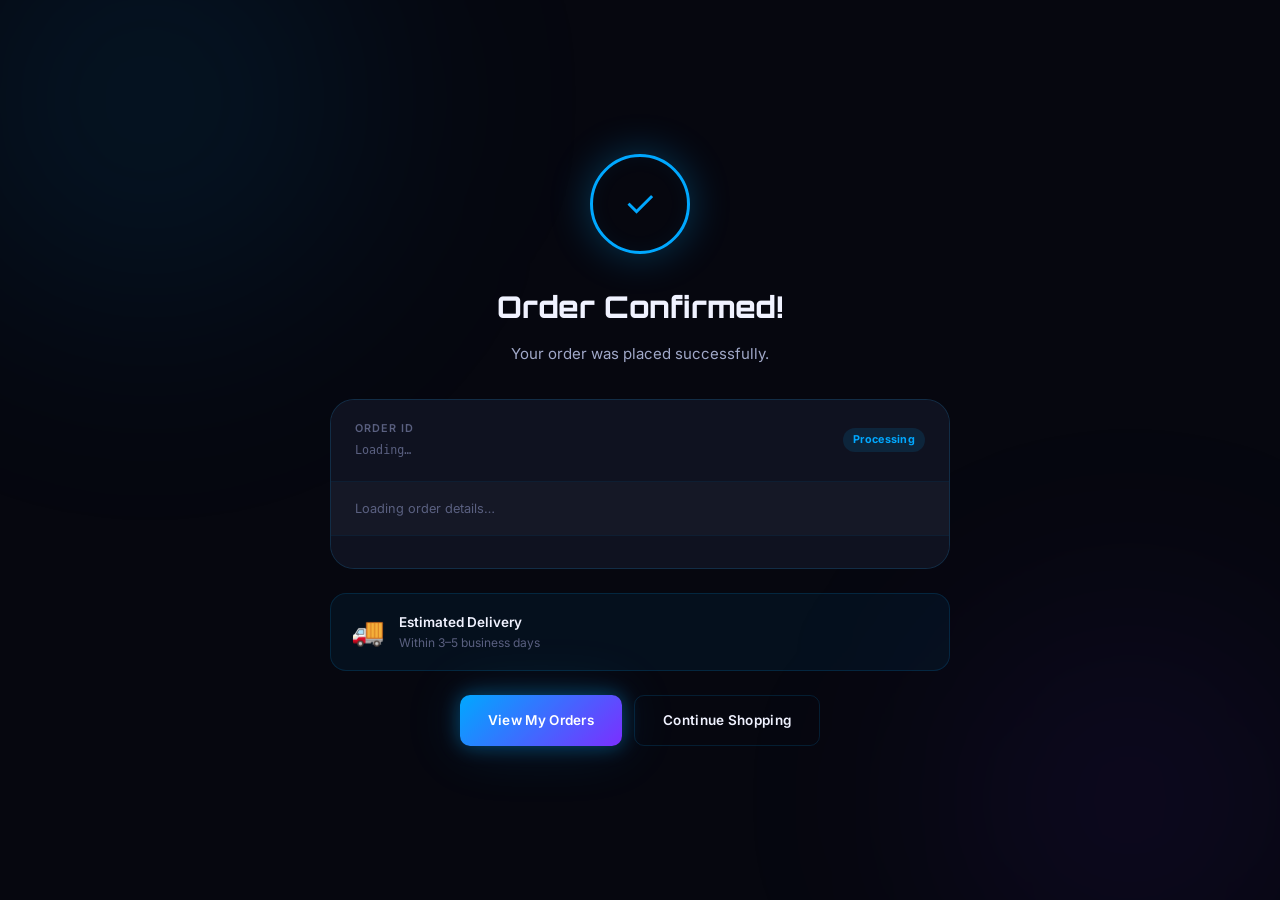
<file: pages/confirmation.html>
<!DOCTYPE html>
<html lang="en" data-theme="dark">
<head>
  <meta charset="UTF-8">
  <meta name="viewport" content="width=device-width, initial-scale=1.0">
  <meta name="description" content="Order confirmed — Dragon-Tech">
  <title>Order Confirmed | Dragon-Tech</title>
  <link rel="preconnect" href="https://fonts.googleapis.com">
  <link rel="preconnect" href="https://fonts.gstatic.com" crossorigin>
  <link href="https://fonts.googleapis.com/css2?family=Inter:wght@400;500;600;700;800&family=Orbitron:wght@400;500;700;800&display=swap" rel="stylesheet">
  <link rel="stylesheet" href="../css/main.css">
  <style>
    body { display:flex; align-items:center; justify-content:center; min-height:100vh; padding:20px; }

    .conf-page {
      position: relative; z-index: 2;
      width: 100%; max-width: 620px;
      text-align: center;
    }

    /* Success Animation */
    .success-ring {
      width: 100px; height: 100px;
      border-radius: 50%;
      border: 3px solid var(--accent);
      display: flex; align-items: center; justify-content: center;
      margin: 0 auto 28px;
      position: relative;
      box-shadow: 0 0 40px rgba(0,168,255,0.3), inset 0 0 20px rgba(0,168,255,0.05);
      animation: ringPulse 2s ease-in-out infinite;
    }

    @keyframes ringPulse {
      0%,100% { box-shadow: 0 0 30px rgba(0,168,255,0.3); }
      50%      { box-shadow: 0 0 60px rgba(0,168,255,0.5), 0 0 100px rgba(0,168,255,0.15); }
    }

    .success-check {
      font-size: 2.5rem;
      color: var(--accent);
      animation: checkPop 0.5s var(--t-spring) 0.2s both;
    }

    @keyframes checkPop {
      from { transform: scale(0); opacity: 0; }
      to   { transform: scale(1); opacity: 1; }
    }

    .conf-title {
      font-family: var(--font-display);
      font-size: 2rem; font-weight: 800;
      color: var(--text-primary);
      margin-bottom: 10px;
      animation: fadeUp 0.6s var(--t-base) 0.3s both;
    }

    .conf-subtitle {
      color: var(--text-secondary);
      font-size: 1rem;
      margin-bottom: 32px;
      animation: fadeUp 0.6s var(--t-base) 0.4s both;
    }

    /* Order Box */
    .order-box {
      background: var(--bg-elevated);
      border: 1px solid var(--border-default);
      border-radius: var(--radius-xl);
      overflow: hidden;
      margin-bottom: 24px;
      animation: fadeUp 0.6s var(--t-base) 0.5s both;
      text-align: left;
    }

    .order-box-head {
      padding: 20px 24px;
      background: var(--bg-surface);
      border-bottom: 1px solid var(--border-subtle);
      display: flex; justify-content: space-between; align-items: center;
      flex-wrap: wrap; gap: 10px;
    }

    .order-box-id { font-family: var(--font-mono, monospace); font-size: 0.78rem; color: var(--text-muted); }
    .order-box-status { }

    .order-items-list { padding: 16px 24px; }

    .conf-item {
      display: flex; align-items: center; gap: 14px;
      padding: 12px 0;
      border-bottom: 1px solid var(--border-subtle);
    }
    .conf-item:last-child { border-bottom: none; }

    .conf-item-img {
      width: 54px; height: 54px;
      background: var(--bg-surface);
      border-radius: var(--radius-md);
      display: flex; align-items: center; justify-content: center;
      flex-shrink: 0; overflow: hidden;
    }
    .conf-item-img img { width: 100%; height: 100%; object-fit: contain; padding: 6px; }

    .conf-item-name { font-size: 0.9rem; font-weight: 600; color: var(--text-primary); margin-bottom: 2px; }
    .conf-item-meta { font-size: 0.78rem; color: var(--text-muted); }
    .conf-item-price { margin-left: auto; font-weight: 700; color: var(--accent); font-size: 0.9rem; }

    /* Totals */
    .order-totals {
      padding: 16px 24px;
      background: var(--bg-surface);
      border-top: 1px solid var(--border-subtle);
    }

    .total-row {
      display: flex; justify-content: space-between;
      font-size: 0.875rem; margin-bottom: 8px;
      color: var(--text-secondary);
    }

    .total-row.grand {
      font-size: 1.05rem; font-weight: 700;
      color: var(--text-primary);
      padding-top: 10px;
      border-top: 1px solid var(--border-subtle);
      margin-top: 4px;
    }

    .total-row.grand .total-val { color: var(--accent); font-family: var(--font-display); }

    /* Delivery banner */
    .delivery-banner {
      display: flex; align-items: center; gap: 14px;
      padding: 16px 20px;
      background: rgba(0,168,255,0.06);
      border: 1px solid rgba(0,168,255,0.15);
      border-radius: var(--radius-lg);
      margin-bottom: 24px;
      animation: fadeUp 0.6s var(--t-base) 0.6s both;
      text-align: left;
    }

    .delivery-icon { font-size: 1.8rem; flex-shrink: 0; }
    .delivery-text-title { font-size: 0.9rem; font-weight: 600; color: var(--text-primary); }
    .delivery-text-sub { font-size: 0.8rem; color: var(--text-muted); }

    /* Actions */
    .conf-actions {
      display: flex; gap: 12px; justify-content: center; flex-wrap: wrap;
      animation: fadeUp 0.6s var(--t-base) 0.7s both;
    }

    /* Fireworks canvas */
    #fwCanvas {
      position: fixed; inset: 0;
      pointer-events: none; z-index: 1;
    }
  </style>
</head>
<body>

  <canvas id="psCanvas"></canvas>
  <canvas id="fwCanvas"></canvas>
  <div class="orb orb-1"></div>
  <div class="orb orb-2"></div>

  <div class="toast-stack" id="toastStack" role="region" aria-live="polite"></div>

  <div class="conf-page">

    <!-- Success Icon -->
    <div class="success-ring">
      <div class="success-check">✓</div>
    </div>

    <h1 class="conf-title">Order Confirmed!</h1>
    <p class="conf-subtitle" id="confSubtitle">Thank you for your order. We're processing it right now.</p>

    <!-- Order Box -->
    <div class="order-box" id="orderBox">
      <div class="order-box-head">
        <div>
          <div style="font-size:0.72rem;letter-spacing:1px;text-transform:uppercase;color:var(--text-muted);font-weight:600;margin-bottom:4px;">Order ID</div>
          <div class="order-box-id" id="orderId">Loading…</div>
        </div>
        <span class="status-badge status-processing" id="orderStatus">Processing</span>
      </div>
      <div class="order-items-list" id="orderItems">
        <p style="color:var(--text-muted);font-size:0.85rem;">Loading order details…</p>
      </div>
      <div class="order-totals" id="orderTotals"></div>
    </div>

    <!-- Delivery -->
    <div class="delivery-banner">
      <div class="delivery-icon">🚚</div>
      <div>
        <div class="delivery-text-title">Estimated Delivery</div>
        <div class="delivery-text-sub" id="deliveryEst">Within 3–5 business days</div>
      </div>
    </div>

    <!-- Actions -->
    <div class="conf-actions">
      <a href="dashboard.html" class="btn btn-primary">View My Orders</a>
      <a href="../index.html" class="btn btn-outline">Continue Shopping</a>
    </div>
  </div>

  <script src="../js/utils.js"></script>
  <script src="../js/storage-service.js"></script>
  <script src="../js/currency.js"></script>
  <script src="../js/products.js"></script>

  <script>
  (function () {
    // Theme
    var saved = localStorage.getItem('dragon_theme') || 'dark';
    document.documentElement.setAttribute('data-theme', saved);

    function fmt(v) { return window.currency ? window.currency.formatPrice(v) : '$' + v.toFixed(2); }
    function fmtDate(ts) { return new Date(ts).toLocaleDateString('en-US', { weekday:'long', year:'numeric', month:'long', day:'numeric' }); }

    // Get order ID from URL
    var params = new URLSearchParams(window.location.search);
    var orderId = params.get('id');

    if (!orderId || !window.storage) {
      document.getElementById('confSubtitle').textContent = 'Your order was placed successfully.';
      return;
    }

    var order = window.storage.getOrderById(orderId);
    if (!order) {
      document.getElementById('confSubtitle').textContent = 'Order details could not be found.';
      return;
    }

    // Populate
    document.getElementById('orderId').textContent = '#' + order.id;
    document.getElementById('confSubtitle').textContent =
      'Hi ' + (order.userName || 'there') + '! Your order has been placed successfully.';

    var status = order.status || 'processing';
    var statusEl = document.getElementById('orderStatus');
    if (statusEl) { statusEl.textContent = status; statusEl.className = 'status-badge status-' + status; }

    // Items
    var itemsEl = document.getElementById('orderItems');
    if (itemsEl && order.items) {
      itemsEl.innerHTML = order.items.map(function(it) {
        return '<div class="conf-item">' +
          '<div class="conf-item-img"><img src="../' + (it.image||'assets/product-earbuds.svg') + '" alt="' + (it.name||'') + '"></div>' +
          '<div><div class="conf-item-name">' + (it.name||'Product') + '</div>' +
          '<div class="conf-item-meta">Qty: ' + it.qty + '</div></div>' +
          '<div class="conf-item-price">' + fmt((it.price||0) * it.qty) + '</div>' +
        '</div>';
      }).join('');
    }

    // Totals
    var totalsEl = document.getElementById('orderTotals');
    if (totalsEl) {
      var rows = '';
      rows += '<div class="total-row"><span>Subtotal</span><span>' + fmt(order.subtotal || order.total) + '</span></div>';
      if (order.discount > 0) {
        rows += '<div class="total-row"><span>Discount (' + (order.discountCode||'') + ')</span><span style="color:#00c97b;">−' + fmt(order.discount) + '</span></div>';
      }
      rows += '<div class="total-row"><span>Shipping</span><span>' + (order.shipping === 0 ? 'Free' : fmt(order.shipping||4.99)) + '</span></div>';
      rows += '<div class="total-row grand"><span>Total Paid</span><span class="total-val">' + fmt(order.total) + '</span></div>';
      totalsEl.innerHTML = rows;
    }

    // Delivery date
    var delivEl = document.getElementById('deliveryEst');
    if (delivEl && order.deliveryEst) {
      delivEl.textContent = 'By ' + fmtDate(order.deliveryEst);
    }

    // ---- Fireworks ----
    (function () {
      var c = document.getElementById('fwCanvas');
      if (!c) return;
      var ctx = c.getContext('2d');
      c.width = window.innerWidth; c.height = window.innerHeight;
      window.addEventListener('resize', function () { c.width = window.innerWidth; c.height = window.innerHeight; });

      var particles = [];
      var COLORS = ['#00a8ff','#7b2fff','#00ffd4','#ff0080','#fbbf24','#ffffff'];

      function burst(x, y) {
        for (var i = 0; i < 60; i++) {
          var angle = (Math.PI * 2) * (i / 60);
          var speed = Math.random() * 6 + 2;
          particles.push({
            x: x, y: y,
            vx: Math.cos(angle) * speed,
            vy: Math.sin(angle) * speed - Math.random() * 3,
            alpha: 1,
            color: COLORS[Math.floor(Math.random() * COLORS.length)],
            size: Math.random() * 4 + 1,
            decay: Math.random() * 0.02 + 0.01
          });
        }
      }

      // Fire 3 bursts
      var w = c.width, h = c.height;
      setTimeout(function () { burst(w * 0.25, h * 0.35); }, 200);
      setTimeout(function () { burst(w * 0.75, h * 0.3); }, 400);
      setTimeout(function () { burst(w * 0.5, h * 0.25); }, 600);

      function animFW() {
        ctx.fillStyle = 'rgba(0,0,0,0.15)';
        ctx.fillRect(0, 0, c.width, c.height);
        particles = particles.filter(function (p) { return p.alpha > 0; });
        particles.forEach(function (p) {
          p.x += p.vx; p.y += p.vy;
          p.vy += 0.12; // gravity
          p.alpha -= p.decay;
          ctx.globalAlpha = Math.max(0, p.alpha);
          ctx.beginPath();
          ctx.arc(p.x, p.y, p.size, 0, Math.PI * 2);
          ctx.fillStyle = p.color;
          ctx.fill();
        });
        ctx.globalAlpha = 1;
        if (particles.length > 0) requestAnimationFrame(animFW);
        else ctx.clearRect(0, 0, c.width, c.height);
      }
      animFW();
    })();

  })();
  </script>
</body>
</html>
</file>
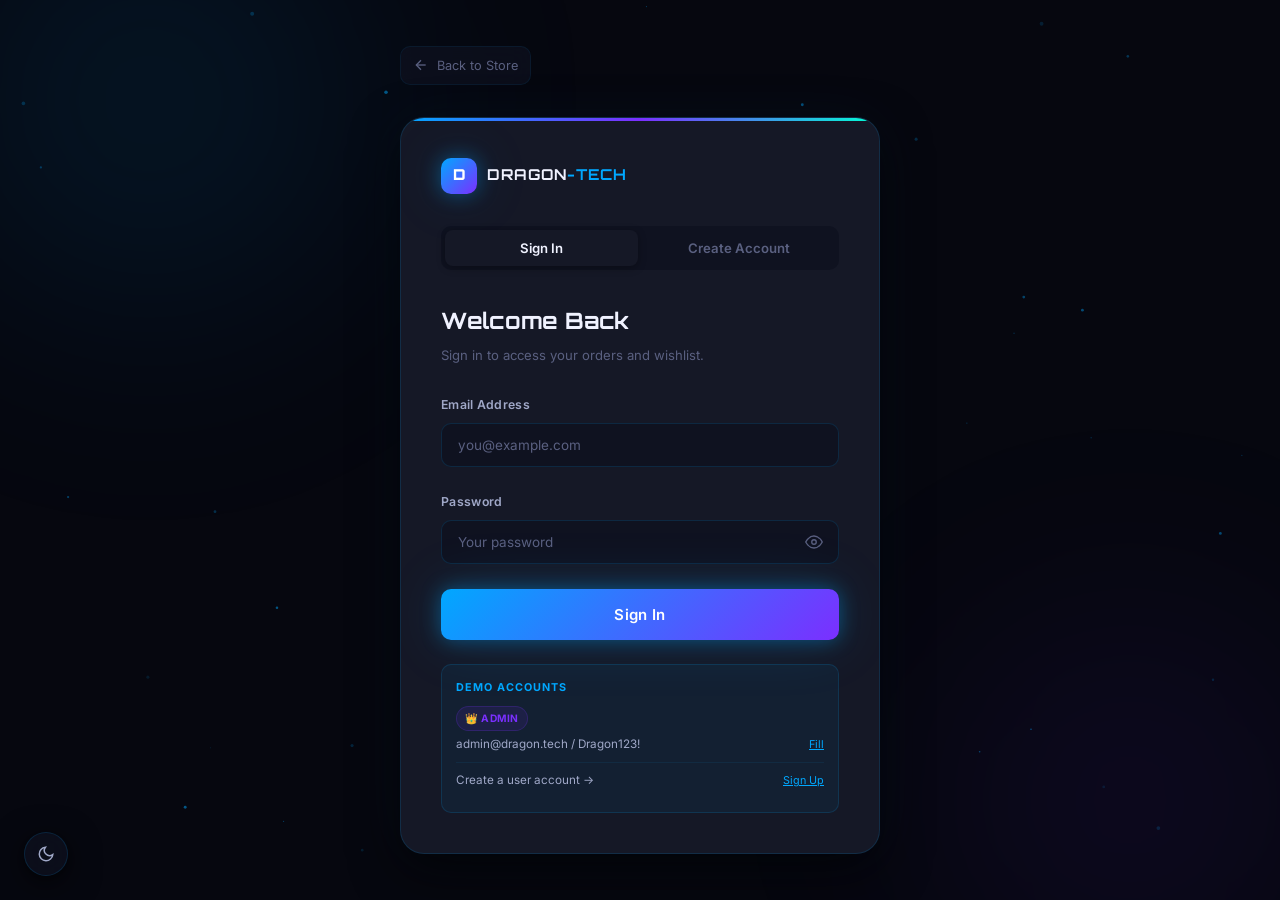
<file: pages/dashboard.html>
<!DOCTYPE html>
<html lang="en" data-theme="dark">
<head>
  <meta charset="UTF-8">
  <meta name="viewport" content="width=device-width, initial-scale=1.0">
  <meta name="description" content="Your Dragon-Tech account dashboard — orders, wishlist, and profile.">
  <title>Dashboard | Dragon-Tech</title>
  <link rel="preconnect" href="https://fonts.googleapis.com">
  <link rel="preconnect" href="https://fonts.gstatic.com" crossorigin>
  <link href="https://fonts.googleapis.com/css2?family=Inter:wght@300;400;500;600;700;800&family=Orbitron:wght@400;500;600;700;800&display=swap" rel="stylesheet">
  <link rel="stylesheet" href="../css/main.css">
  <style>
    body { padding-top: var(--nav-h); }

    /* Sidebar Layout */
    .dashboard-layout {
      display: grid;
      grid-template-columns: 240px 1fr;
      gap: 32px;
      max-width: var(--container-max);
      margin: 0 auto;
      padding: 40px var(--space-lg) 80px;
      position: relative;
      z-index: 2;
    }

    /* Sidebar */
    .dash-sidebar {
      position: sticky;
      top: calc(var(--nav-h) + 20px);
      height: fit-content;
    }

    .user-card {
      background: var(--bg-elevated);
      border: 1px solid var(--border-default);
      border-radius: var(--radius-xl);
      padding: 24px;
      margin-bottom: 16px;
      text-align: center;
      position: relative;
      overflow: hidden;
    }

    .user-card::before {
      content: '';
      position: absolute;
      top: 0; left: 0; right: 0;
      height: 3px;
      background: linear-gradient(90deg, var(--accent), var(--accent-2));
    }

    .user-avatar {
      width: 64px; height: 64px;
      border-radius: 50%;
      background: linear-gradient(135deg, var(--accent), var(--accent-2));
      display: flex; align-items: center; justify-content: center;
      font-family: var(--font-display);
      font-size: 1.4rem; font-weight: 700; color: white;
      margin: 0 auto 14px;
      box-shadow: var(--glow-blue);
    }

    .user-name {
      font-weight: 700; font-size: 1rem;
      color: var(--text-primary); margin-bottom: 4px;
    }

    .user-email {
      font-size: 0.78rem; color: var(--text-muted);
      word-break: break-all; margin-bottom: 12px;
    }

    .user-role-badge {
      display: inline-flex; align-items: center; gap: 4px;
      padding: 4px 10px; border-radius: var(--radius-full);
      font-size: 0.72rem; font-weight: 700; letter-spacing: 0.5px;
      text-transform: uppercase;
    }

    .role-user    { background: rgba(0,168,255,0.1); color: var(--accent); }
    .role-admin   { background: rgba(123,47,255,0.1); color: var(--accent-2); }

    /* Nav menu */
    .dash-nav {
      background: var(--bg-elevated);
      border: 1px solid var(--border-default);
      border-radius: var(--radius-xl);
      overflow: hidden;
    }

    .dash-nav-item {
      display: flex; align-items: center; gap: 12px;
      padding: 14px 18px;
      font-size: 0.875rem; font-weight: 500;
      color: var(--text-secondary);
      cursor: pointer;
      transition: all var(--t-fast);
      border-bottom: 1px solid var(--border-subtle);
      border-left: 3px solid transparent;
    }

    .dash-nav-item:last-child { border-bottom: none; }

    .dash-nav-item:hover { color: var(--text-primary); background: var(--border-subtle); }

    .dash-nav-item.active {
      color: var(--accent);
      background: rgba(0,168,255,0.06);
      border-left-color: var(--accent);
    }

    .dash-nav-icon { width: 18px; height: 18px; flex-shrink: 0; }

    /* Content Panels */
    .dash-content {}

    .dash-panel { display: none; }
    .dash-panel.active { display: block; animation: fadeUp 0.3s var(--t-base) both; }

    /* Stats Row */
    .stats-grid {
      display: grid;
      grid-template-columns: repeat(3, 1fr);
      gap: 16px;
      margin-bottom: 32px;
    }

    .stat-card {
      background: var(--bg-elevated);
      border: 1px solid var(--border-default);
      border-radius: var(--radius-lg);
      padding: 20px;
      transition: all var(--t-fast);
    }

    .stat-card:hover { border-color: var(--border-strong); }

    .stat-label { font-size: 0.75rem; font-weight: 600; letter-spacing: 0.5px; text-transform: uppercase; color: var(--text-muted); margin-bottom: 8px; }
    .stat-value { font-family: var(--font-display); font-size: 1.8rem; font-weight: 700; color: var(--text-primary); }

    .stat-value.accent { color: var(--accent); }
    .stat-value.green  { color: #00c97b; }

    /* Section headers */
    .panel-header {
      display: flex; align-items: center; justify-content: space-between;
      margin-bottom: 20px;
    }

    .panel-title {
      font-family: var(--font-display);
      font-size: 1.2rem; font-weight: 700;
      color: var(--text-primary);
    }

    /* Order Cards */
    .order-card {
      background: var(--bg-elevated);
      border: 1px solid var(--border-default);
      border-radius: var(--radius-lg);
      padding: 20px;
      margin-bottom: 12px;
      transition: all var(--t-fast);
    }

    .order-card:hover { border-color: var(--border-strong); }

    .order-head {
      display: flex; align-items: center; justify-content: space-between;
      margin-bottom: 14px; flex-wrap: wrap; gap: 10px;
    }

    .order-id { font-family: var(--font-mono, monospace); font-size: 0.78rem; color: var(--text-muted); }
    .order-date { font-size: 0.82rem; color: var(--text-muted); }
    .order-total { font-family: var(--font-display); font-size: 1.1rem; font-weight: 700; color: var(--accent); }

    .order-items-preview {
      display: flex; gap: 8px; flex-wrap: wrap; margin-bottom: 14px;
    }

    .order-item-thumb {
      width: 50px; height: 50px;
      background: var(--bg-surface);
      border-radius: var(--radius-md);
      display: flex; align-items: center; justify-content: center;
      overflow: hidden;
      border: 1px solid var(--border-subtle);
    }

    .order-item-thumb img { width: 100%; height: 100%; object-fit: contain; padding: 6px; }

    .order-item-more {
      width: 50px; height: 50px;
      background: var(--bg-surface);
      border-radius: var(--radius-md);
      display: flex; align-items: center; justify-content: center;
      font-size: 0.75rem; font-weight: 600; color: var(--text-muted);
      border: 1px solid var(--border-subtle);
    }

    .order-footer { display: flex; align-items: center; justify-content: space-between; }

    /* Delivery progress */
    .delivery-track {
      display: flex; align-items: center; gap: 0;
      margin: 14px 0;
    }

    .track-step {
      flex: 1; display: flex; flex-direction: column; align-items: center; gap: 4px;
      position: relative;
    }

    .track-step::before {
      content: '';
      position: absolute;
      top: 10px; left: 50%; right: -50%;
      height: 2px;
      background: var(--border-subtle);
      z-index: 0;
    }

    .track-step:last-child::before { display: none; }

    .track-dot {
      width: 20px; height: 20px;
      border-radius: 50%;
      background: var(--bg-surface);
      border: 2px solid var(--border-default);
      z-index: 1;
      transition: all var(--t-base);
    }

    .track-step.done .track-dot {
      background: var(--accent);
      border-color: var(--accent);
      box-shadow: 0 0 10px rgba(0,168,255,0.4);
    }

    .track-step.done::before { background: var(--accent); }

    .track-label { font-size: 0.65rem; color: var(--text-muted); text-align: center; margin-top: 2px; }
    .track-step.done .track-label { color: var(--accent); }

    /* Empty state */
    .empty-panel {
      display: flex; flex-direction: column; align-items: center; justify-content: center;
      min-height: 200px; color: var(--text-muted); gap: 12px; text-align: center;
      border: 1px dashed var(--border-subtle);
      border-radius: var(--radius-lg); padding: 40px;
    }

    .empty-icon { font-size: 3rem; opacity: 0.5; }

    /* Profile */
    .profile-grid { display: grid; grid-template-columns: 1fr 1fr; gap: 16px; }

    /* Wishlist grid */
    .wishlist-mini-grid {
      display: grid;
      grid-template-columns: repeat(auto-fill, minmax(160px, 1fr));
      gap: 14px;
    }

    .wishlist-mini-card {
      background: var(--bg-elevated);
      border: 1px solid var(--border-default);
      border-radius: var(--radius-lg);
      overflow: hidden;
      cursor: pointer;
      transition: all var(--t-fast);
    }

    .wishlist-mini-card:hover { border-color: var(--accent); transform: translateY(-3px); }

    .wmc-img {
      height: 110px; background: var(--bg-surface);
      display: flex; align-items: center; justify-content: center; padding: 16px;
    }

    .wmc-img img { max-width: 100%; max-height: 100%; object-fit: contain; }
    .wmc-body { padding: 10px; }
    .wmc-name { font-size: 0.8rem; font-weight: 600; color: var(--text-secondary); margin-bottom: 4px;
      white-space: nowrap; overflow: hidden; text-overflow: ellipsis; }
    .wmc-price { font-size: 0.85rem; font-weight: 700; color: var(--accent); }

    @media (max-width: 768px) {
      .dashboard-layout { grid-template-columns: 1fr; }
      .dash-sidebar { position: static; }
      .stats-grid { grid-template-columns: 1fr 1fr; }
      .profile-grid { grid-template-columns: 1fr; }
    }
  </style>
</head>
<body>

  <canvas id="psCanvas"></canvas>
  <div class="orb orb-1"></div>
  <div class="orb orb-2"></div>

  <!-- Navbar -->
  <nav class="navbar" id="navbar">
    <div class="nav-inner">
      <a href="../index.html" class="logo">
        <div class="logo-mark">D</div>
        <div class="logo-name">DRAGON<span class="logo-accent">-TECH</span></div>
      </a>
      <div class="nav-controls">
        <a href="../index.html" class="btn btn-outline btn-sm">← Back to Store</a>
        <button class="btn btn-ghost btn-sm" id="logoutBtn">Sign Out</button>
      </div>
    </div>
  </nav>

  <!-- Toast -->
  <div class="toast-stack" id="toastStack" role="region" aria-live="polite"></div>

  <!-- Dashboard -->
  <div class="dashboard-layout">

    <!-- Sidebar -->
    <aside class="dash-sidebar">
      <div class="user-card" id="userCard">
        <div class="user-avatar" id="userAvatar">?</div>
        <div class="user-name" id="userName">Loading…</div>
        <div class="user-email" id="userEmail"></div>
        <span class="user-role-badge role-user" id="userRoleBadge">User</span>
      </div>

      <nav class="dash-nav" role="navigation" aria-label="Dashboard sections">
        <div class="dash-nav-item active" data-panel="overview">
          <svg class="dash-nav-icon" viewBox="0 0 24 24" fill="none" stroke="currentColor" stroke-width="1.8">
            <rect x="3" y="3" width="7" height="7"/><rect x="14" y="3" width="7" height="7"/>
            <rect x="3" y="14" width="7" height="7"/><rect x="14" y="14" width="7" height="7"/>
          </svg>
          Overview
        </div>
        <div class="dash-nav-item" data-panel="orders">
          <svg class="dash-nav-icon" viewBox="0 0 24 24" fill="none" stroke="currentColor" stroke-width="1.8">
            <path d="M6 2L3 6v14a2 2 0 0 0 2 2h14a2 2 0 0 0 2-2V6l-3-4z"/>
            <line x1="3" y1="6" x2="21" y2="6"/><path d="M16 10a4 4 0 0 1-8 0"/>
          </svg>
          Orders
        </div>
        <div class="dash-nav-item" data-panel="wishlist">
          <svg class="dash-nav-icon" viewBox="0 0 24 24" fill="none" stroke="currentColor" stroke-width="1.8">
            <path d="M20.84 4.61a5.5 5.5 0 0 0-7.78 0L12 5.67l-1.06-1.06a5.5 5.5 0 0 0-7.78 7.78l1.06 1.06L12 21.23l7.78-7.78 1.06-1.06a5.5 5.5 0 0 0 0-7.78z"/>
          </svg>
          Wishlist
        </div>
        <div class="dash-nav-item" data-panel="profile">
          <svg class="dash-nav-icon" viewBox="0 0 24 24" fill="none" stroke="currentColor" stroke-width="1.8">
            <path d="M20 21v-2a4 4 0 0 0-4-4H8a4 4 0 0 0-4 4v2"/>
            <circle cx="12" cy="7" r="4"/>
          </svg>
          Profile
        </div>
        <div class="dash-nav-item" data-panel="settings" id="adminNavItem" style="display:none;">
          <svg class="dash-nav-icon" viewBox="0 0 24 24" fill="none" stroke="currentColor" stroke-width="1.8">
            <circle cx="12" cy="12" r="3"/>
            <path d="M19.4 15a1.65 1.65 0 0 0 .33 1.82l.06.06a2 2 0 0 1 0 2.83 2 2 0 0 1-2.83 0l-.06-.06a1.65 1.65 0 0 0-1.82-.33 1.65 1.65 0 0 0-1 1.51V21a2 2 0 0 1-2 2 2 2 0 0 1-2-2v-.09A1.65 1.65 0 0 0 9 19.4a1.65 1.65 0 0 0-1.82.33l-.06.06a2 2 0 0 1-2.83 0 2 2 0 0 1 0-2.83l.06-.06A1.65 1.65 0 0 0 4.68 15a1.65 1.65 0 0 0-1.51-1H3a2 2 0 0 1-2-2 2 2 0 0 1 2-2h.09A1.65 1.65 0 0 0 4.6 9a1.65 1.65 0 0 0-.33-1.82l-.06-.06a2 2 0 0 1 0-2.83 2 2 0 0 1 2.83 0l.06.06A1.65 1.65 0 0 0 9 4.68a1.65 1.65 0 0 0 1-1.51V3a2 2 0 0 1 2-2 2 2 0 0 1 2 2v.09a1.65 1.65 0 0 0 1 1.51 1.65 1.65 0 0 0 1.82-.33l.06-.06a2 2 0 0 1 2.83 0 2 2 0 0 1 0 2.83l-.06.06A1.65 1.65 0 0 0 19.4 9a1.65 1.65 0 0 0 1.51 1H21a2 2 0 0 1 2 2 2 2 0 0 1-2 2h-.09a1.65 1.65 0 0 0-1.51 1z"/>
          </svg>
          Admin Panel
        </div>
      </nav>
    </aside>

    <!-- Main Content -->
    <main class="dash-content">

      <!-- ====== OVERVIEW PANEL ====== -->
      <div class="dash-panel active" id="panelOverview">
        <div class="panel-header">
          <h1 class="panel-title">Overview</h1>
          <span style="font-size:0.82rem;color:var(--text-muted);" id="overviewDate"></span>
        </div>

        <div class="stats-grid">
          <div class="stat-card">
            <div class="stat-label">Total Orders</div>
            <div class="stat-value accent" id="statOrders">0</div>
          </div>
          <div class="stat-card">
            <div class="stat-label">Total Spent</div>
            <div class="stat-value green" id="statSpent">$0.00</div>
          </div>
          <div class="stat-card">
            <div class="stat-label">Wishlist Items</div>
            <div class="stat-value" id="statWishlist">0</div>
          </div>
        </div>

        <!-- Recent Orders -->
        <div class="panel-header" style="margin-top:32px;">
          <h2 class="panel-title" style="font-size:1rem;">Recent Orders</h2>
          <button class="btn btn-ghost btn-sm" data-panel="orders">View All</button>
        </div>
        <div id="recentOrdersList">
          <div class="empty-panel">
            <div class="empty-icon">📦</div>
            <p>No orders yet — start shopping!</p>
            <a href="../index.html" class="btn btn-primary btn-sm" style="margin-top:8px;">Browse Products</a>
          </div>
        </div>
      </div>

      <!-- ====== ORDERS PANEL ====== -->
      <div class="dash-panel" id="panelOrders">
        <div class="panel-header">
          <h1 class="panel-title">My Orders</h1>
          <span class="status-badge status-processing" id="orderCount">0 Orders</span>
        </div>
        <div id="allOrdersList">
          <div class="empty-panel">
            <div class="empty-icon">📦</div>
            <p>No orders yet.</p>
          </div>
        </div>
      </div>

      <!-- ====== WISHLIST PANEL ====== -->
      <div class="dash-panel" id="panelWishlist">
        <div class="panel-header">
          <h1 class="panel-title">My Wishlist</h1>
          <button class="btn btn-ghost btn-sm" id="clearWishlistBtn">Clear All</button>
        </div>
        <div class="wishlist-mini-grid" id="wishlistGrid"></div>
      </div>

      <!-- ====== PROFILE PANEL ====== -->
      <div class="dash-panel" id="panelProfile">
        <div class="panel-header">
          <h1 class="panel-title">Profile Settings</h1>
        </div>
        <div style="background:var(--bg-elevated);border:1px solid var(--border-default);border-radius:var(--radius-xl);padding:32px;max-width:500px;">
          <div class="form-group">
            <label class="form-label" for="profileName">Full Name</label>
            <input type="text" id="profileName" class="form-input" placeholder="Your name">
          </div>
          <div class="form-group">
            <label class="form-label">Email Address</label>
            <input type="email" id="profileEmail" class="form-input" disabled style="opacity:0.6;cursor:not-allowed;">
            <div style="font-size:0.75rem;color:var(--text-muted);margin-top:4px;">Email cannot be changed.</div>
          </div>
          <button class="btn btn-primary" id="saveProfileBtn">Save Changes</button>

          <div style="border-top:1px solid var(--border-subtle);margin:24px 0;"></div>
          <h3 style="font-size:0.9rem;font-weight:600;color:var(--text-secondary);margin-bottom:16px;">Danger Zone</h3>
          <button class="btn btn-danger btn-sm" id="logoutDangerBtn">Sign Out of Account</button>
        </div>
      </div>

    </main>
  </div>

  <!-- Theme toggle -->
  <button class="theme-toggle-btn" id="themeToggle" aria-label="Toggle theme">
    <svg width="18" height="18" viewBox="0 0 24 24" fill="none" stroke="currentColor" stroke-width="2">
      <path d="M21 12.79A9 9 0 1 1 11.21 3 7 7 0 0 0 21 12.79z"/>
    </svg>
  </button>

  <!-- Scripts -->
  <script src="../js/utils.js"></script>
  <script src="../js/storage-service.js"></script>
  <script src="../js/currency.js"></script>

  <script>
  (function () {
    'use strict';

    // ---- Theme ----
    var saved = localStorage.getItem('dragon_theme') || 'dark';
    document.documentElement.setAttribute('data-theme', saved);
    var themeBtn = document.getElementById('themeToggle');
    if (themeBtn) themeBtn.addEventListener('click', function () {
      var next = document.documentElement.getAttribute('data-theme') === 'dark' ? 'light' : 'dark';
      document.documentElement.setAttribute('data-theme', next);
      localStorage.setItem('dragon_theme', next);
    });

    // ---- Auth Guard ----
    var user = window.storage ? window.storage.getCurrentUser() : null;
    if (!user) { window.location.href = 'login.html'; return; }

    // ---- Particles (minimal) ----
    (function() {
      var c = document.getElementById('psCanvas');
      if (!c) return;
      var ctx = c.getContext('2d');
      c.width = window.innerWidth; c.height = window.innerHeight;
      window.addEventListener('resize', function () { c.width = window.innerWidth; c.height = window.innerHeight; });
      var pts = [];
      for (var i = 0; i < 40; i++) pts.push({ x: Math.random()*c.width, y: Math.random()*c.height, r: Math.random()*1.2+0.3, vx: (Math.random()-.5)*.3, vy: (Math.random()-.5)*.3, a: Math.random()*.3+.05 });
      function draw() {
        ctx.clearRect(0,0,c.width,c.height);
        pts.forEach(function(p) {
          p.x+=p.vx; p.y+=p.vy;
          if(p.x<0||p.x>c.width) p.vx*=-1;
          if(p.y<0||p.y>c.height) p.vy*=-1;
          ctx.beginPath(); ctx.arc(p.x,p.y,p.r,0,Math.PI*2);
          ctx.fillStyle='rgba(0,168,255,'+p.a+')'; ctx.fill();
        });
        requestAnimationFrame(draw);
      }
      draw();
    })();

    // ---- Populate user info ----
    function populateUser() {
      var av = document.getElementById('userAvatar');
      var nm = document.getElementById('userName');
      var em = document.getElementById('userEmail');
      var rb = document.getElementById('userRoleBadge');
      if (av) av.textContent = (user.name || 'U')[0].toUpperCase();
      if (nm) nm.textContent = user.name || 'User';
      if (em) em.textContent = user.email || '';
      if (rb) {
        rb.textContent = user.role === 'admin' ? '👑 Admin' : '👤 Member';
        rb.className = 'user-role-badge ' + (user.role === 'admin' ? 'role-admin' : 'role-user');
      }
      if (user.role === 'admin') {
        var adminNav = document.getElementById('adminNavItem');
        if (adminNav) { adminNav.style.display = ''; adminNav.setAttribute('data-href', 'admin.html'); }
      }
      var pn = document.getElementById('profileName');
      var pe = document.getElementById('profileEmail');
      if (pn) pn.value = user.name || '';
      if (pe) pe.value = user.email || '';

      var dateEl = document.getElementById('overviewDate');
      if (dateEl) dateEl.textContent = new Date().toLocaleDateString('en-US', { weekday:'long', year:'numeric', month:'long', day:'numeric' });
    }

    // ---- Format ----
    function fmt(v) { return window.currency ? window.currency.formatPrice(v) : '$' + v.toFixed(2); }
    function fmtDate(ts) { return window.utils ? window.utils.formatDate(ts) : new Date(ts).toLocaleDateString(); }

    // ---- Order card ----
    function statusClass(s) {
      var m = { completed:'completed', processing:'processing', pending:'pending', cancelled:'cancelled' };
      return 'status-' + (m[s] || 'pending');
    }

    function getTrackSteps(status) {
      var steps = ['Placed', 'Processing', 'Shipped', 'Delivered'];
      var doneMap = { placed:1, processing:2, shipped:3, completed:4 };
      return { steps: steps, done: doneMap[status] || (status === 'cancelled' ? 0 : 1) };
    }

    function buildOrderCard(order) {
      var items = order.items || [];
      var track = getTrackSteps(order.status);
      var thumbsHtml = items.slice(0, 3).map(function (it) {
        return '<div class="order-item-thumb"><img src="../' + (it.image || 'assets/product-earbuds.svg') + '" alt="' + (it.name||'') + '"></div>';
      }).join('');
      if (items.length > 3) thumbsHtml += '<div class="order-item-more">+' + (items.length - 3) + '</div>';

      var trackHtml = track.steps.map(function (s, i) {
        return '<div class="track-step' + (i < track.done ? ' done' : '') + '">' +
          '<div class="track-dot"></div><div class="track-label">' + s + '</div></div>';
      }).join('');

      return '<div class="order-card">' +
        '<div class="order-head">' +
          '<div><div class="order-id">#' + order.id + '</div><div class="order-date">' + fmtDate(order.createdAt) + '</div></div>' +
          '<div style="display:flex;align-items:center;gap:10px;">' +
            '<span class="status-badge ' + statusClass(order.status) + '">' + (order.status||'Processing') + '</span>' +
            '<span class="order-total">' + fmt(order.total || 0) + '</span>' +
          '</div>' +
        '</div>' +
        '<div class="order-items-preview">' + thumbsHtml + '</div>' +
        '<div class="delivery-track">' + trackHtml + '</div>' +
        '<div class="order-footer">' +
          '<span style="font-size:0.78rem;color:var(--text-muted);">' + (items.length) + ' item' + (items.length !== 1 ? 's' : '') + '</span>' +
          '<span style="font-size:0.78rem;color:var(--text-muted);">Est. delivery: ' + fmtDate(order.deliveryEst || order.createdAt) + '</span>' +
        '</div>' +
      '</div>';
    }

    // ---- Load data ----
    function loadOverview() {
      var orders = window.storage.getOrders(user.uid);
      var wishlist = window.storage.getWishlist();

      var s1 = document.getElementById('statOrders');
      var s2 = document.getElementById('statSpent');
      var s3 = document.getElementById('statWishlist');
      if (s1) s1.textContent = orders.length;
      if (s2) s2.textContent = fmt(user.totalSpent || 0);
      if (s3) s3.textContent = wishlist.length;

      var recentEl = document.getElementById('recentOrdersList');
      if (recentEl) {
        if (!orders.length) {
          recentEl.innerHTML = '<div class="empty-panel"><div class="empty-icon">📦</div><p>No orders yet — start shopping!</p><a href="../index.html" class="btn btn-primary btn-sm" style="margin-top:8px;">Browse Products</a></div>';
        } else {
          recentEl.innerHTML = orders.slice(0, 3).map(buildOrderCard).join('');
        }
      }
    }

    function loadOrders() {
      var orders = window.storage.getOrders(user.uid);
      var listEl = document.getElementById('allOrdersList');
      var countEl = document.getElementById('orderCount');
      if (countEl) countEl.textContent = orders.length + ' Order' + (orders.length !== 1 ? 's' : '');
      if (!listEl) return;
      if (!orders.length) {
        listEl.innerHTML = '<div class="empty-panel"><div class="empty-icon">📦</div><p>No orders yet.</p></div>';
      } else {
        listEl.innerHTML = orders.map(buildOrderCard).join('');
      }
    }

    function loadWishlist() {
      var wl   = window.storage.getWishlist();
      var grid = document.getElementById('wishlistGrid');
      if (!grid) return;
      if (!wl.length) {
        grid.innerHTML = '<div class="empty-panel" style="grid-column:1/-1"><div class="empty-icon">💙</div><p>Your wishlist is empty.</p></div>';
        return;
      }
      grid.innerHTML = wl.map(function (id) {
        var p = window.PRODUCTS ? window.PRODUCTS.find(function(x){return x.id===id;}) : null;
        if (!p) return '';
        var price = p.salePrice || p.price;
        return '<div class="wishlist-mini-card" data-id="' + id + '">' +
          '<div class="wmc-img"><img src="../' + p.image + '" alt="' + p.name + '"></div>' +
          '<div class="wmc-body"><div class="wmc-name">' + p.name + '</div><div class="wmc-price">' + fmt(price) + '</div>' +
          '<button class="btn btn-ghost btn-sm" style="margin-top:6px;width:100%;font-size:0.75rem;" data-remove-wl="' + id + '">Remove</button>' +
          '</div></div>';
      }).join('');

      grid.querySelectorAll('[data-remove-wl]').forEach(function (btn) {
        btn.addEventListener('click', function (e) {
          e.stopPropagation();
          window.storage.toggleWishlist(this.dataset.removeWl);
          loadWishlist();
          loadOverview();
        });
      });
    }

    // Panel switching
    function switchPanel(name) {
      document.querySelectorAll('.dash-panel').forEach(function (p) { p.classList.remove('active'); });
      document.querySelectorAll('.dash-nav-item').forEach(function (i) { i.classList.remove('active'); });
      var panel = document.getElementById('panel' + name.charAt(0).toUpperCase() + name.slice(1));
      var navItem = document.querySelector('[data-panel="' + name + '"]');
      if (panel) panel.classList.add('active');
      if (navItem) navItem.classList.add('active');

      if (name === 'orders') loadOrders();
      if (name === 'wishlist') loadWishlist();
    }

    document.querySelectorAll('[data-panel]').forEach(function (el) {
      el.addEventListener('click', function () {
        var href = this.getAttribute('data-href');
        if (href) { window.location.href = href; return; }
        switchPanel(this.getAttribute('data-panel'));
      });
    });

    // Logout
    ['logoutBtn','logoutDangerBtn'].forEach(function (id) {
      var btn = document.getElementById(id);
      if (btn) btn.addEventListener('click', function () {
        window.storage.logout();
        window.location.href = '../index.html';
      });
    });

    // Profile save
    var saveBtn = document.getElementById('saveProfileBtn');
    if (saveBtn) saveBtn.addEventListener('click', function () {
      var name = (document.getElementById('profileName') || {}).value || '';
      try {
        window.storage.updateUserProfile({ name: name });
        user = window.storage.getCurrentUser();
        populateUser();
        if (window.utils) window.utils.showToast('Profile updated!', 'success');
      } catch (e) {
        if (window.utils) window.utils.showToast(e.message, 'error');
      }
    });

    // Clear wishlist
    var cwl = document.getElementById('clearWishlistBtn');
    if (cwl) cwl.addEventListener('click', function () {
      window.storage.saveWishlist([]);
      loadWishlist(); loadOverview();
    });

    // Navbar scroll
    window.addEventListener('scroll', function () {
      document.getElementById('navbar').classList.toggle('scrolled', window.scrollY > 20);
    }, { passive: true });

    // Init
    populateUser();
    loadOverview();
  })();
  </script>
</body>
</html>
</file>
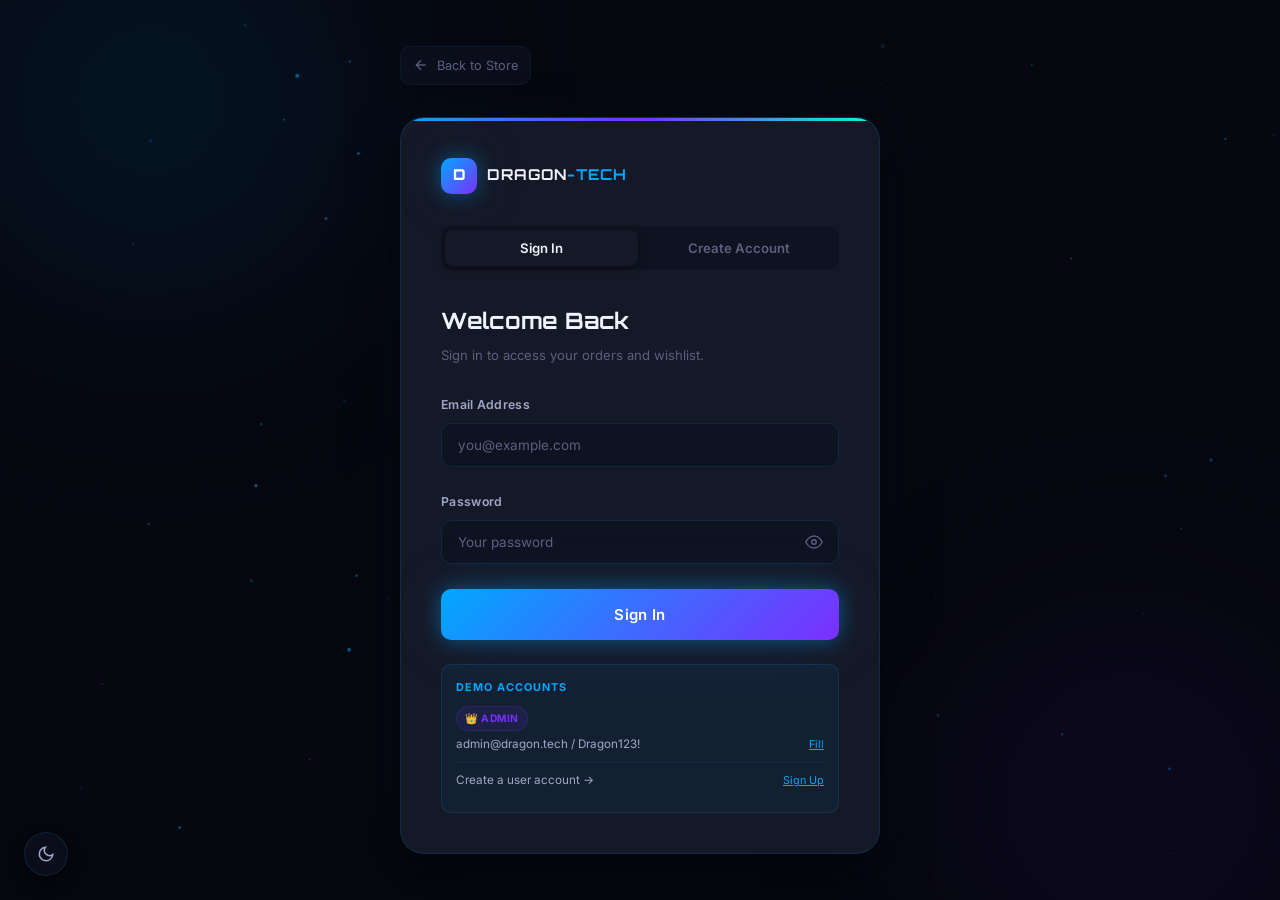
<file: pages/login.html>
<!DOCTYPE html>
<html lang="en" data-theme="dark">
<head>
  <meta charset="UTF-8">
  <meta name="viewport" content="width=device-width, initial-scale=1.0">
  <meta name="description" content="Sign in or create your Dragon-Tech account.">
  <title>Sign In | Dragon-Tech</title>
  <link rel="preconnect" href="https://fonts.googleapis.com">
  <link rel="preconnect" href="https://fonts.gstatic.com" crossorigin>
  <link href="https://fonts.googleapis.com/css2?family=Inter:wght@300;400;500;600;700;800&family=Orbitron:wght@400;500;600;700;800&display=swap" rel="stylesheet">
  <link rel="stylesheet" href="../css/main.css">
  <style>
    /* ---- Auth Page Overrides ---- */
    body {
      display: flex;
      align-items: center;
      justify-content: center;
      min-height: 100vh;
      padding: 20px;
    }

    .auth-page {
      position: relative;
      z-index: 2;
      width: 100%;
      max-width: 480px;
    }

    /* Back link */
    .back-link {
      display: inline-flex;
      align-items: center;
      gap: 8px;
      font-size: 0.85rem;
      color: var(--text-muted);
      margin-bottom: 32px;
      padding: 8px 12px;
      border-radius: var(--radius-md);
      border: 1px solid var(--border-subtle);
      background: var(--glass-bg);
      backdrop-filter: blur(12px);
      transition: all var(--t-fast);
    }

    .back-link:hover { color: var(--accent); border-color: var(--border-default); }

    /* Auth Card */
    .auth-card {
      background: var(--bg-elevated);
      border: 1px solid var(--border-default);
      border-radius: var(--radius-xl);
      padding: 40px;
      box-shadow: var(--shadow-elevated), 0 0 60px rgba(0,168,255,0.06);
      position: relative;
      overflow: hidden;
    }

    .auth-card::before {
      content: '';
      position: absolute;
      top: 0; left: 0; right: 0;
      height: 3px;
      background: linear-gradient(90deg, var(--accent), var(--accent-2), var(--accent-3));
    }

    /* Logo */
    .auth-logo {
      display: flex;
      align-items: center;
      gap: 10px;
      margin-bottom: 32px;
    }

    .auth-logo-mark {
      width: 36px; height: 36px;
      background: linear-gradient(135deg, var(--accent), var(--accent-2));
      border-radius: 10px;
      display: flex; align-items: center; justify-content: center;
      font-family: var(--font-display);
      font-weight: 900; font-size: 1rem; color: white;
      box-shadow: var(--glow-blue);
    }

    .auth-logo-name {
      font-family: var(--font-display);
      font-size: 1rem; font-weight: 700;
      letter-spacing: 1px;
      color: var(--text-primary);
    }

    /* Tabs */
    .auth-tabs {
      display: flex;
      background: var(--bg-surface);
      border-radius: var(--radius-md);
      padding: 4px;
      margin-bottom: 32px;
      gap: 4px;
    }

    .auth-tab {
      flex: 1;
      padding: 10px;
      font-size: 0.88rem;
      font-weight: 600;
      color: var(--text-muted);
      border-radius: calc(var(--radius-md) - 2px);
      transition: all var(--t-spring);
      text-align: center;
    }

    .auth-tab.active {
      background: var(--bg-elevated);
      color: var(--text-primary);
      box-shadow: 0 2px 8px rgba(0,0,0,0.3);
    }

    /* Forms */
    .auth-form { display: none; }
    .auth-form.active { display: block; animation: fadeUp 0.3s var(--t-base) both; }

    .auth-form-title {
      font-family: var(--font-display);
      font-size: 1.5rem; font-weight: 700;
      color: var(--text-primary);
      margin-bottom: 6px;
    }

    .auth-form-sub {
      font-size: 0.875rem;
      color: var(--text-muted);
      margin-bottom: 28px;
    }

    .form-divider {
      display: flex; align-items: center; gap: 12px;
      margin: 20px 0;
    }

    .form-divider::before, .form-divider::after {
      content: ''; flex: 1; height: 1px;
      background: var(--border-subtle);
    }

    .form-divider-text { font-size: 0.75rem; color: var(--text-muted); white-space: nowrap; }

    /* Strength Meter */
    .strength-wrap { margin-top: 8px; }

    .strength-meter {
      display: flex;
      gap: 4px;
      margin-bottom: 4px;
    }

    .strength-meter .strength-bar {
      flex: 1; height: 4px; border-radius: 2px;
      background: var(--bg-surface);
      transition: background var(--t-base);
    }

    #strengthLabel {
      font-size: 0.75rem;
      font-weight: 600;
      transition: color var(--t-base);
    }

    /* Terms */
    .terms-text {
      font-size: 0.75rem;
      color: var(--text-muted);
      text-align: center;
      margin-top: 16px;
      line-height: 1.5;
    }

    .terms-link { color: var(--accent); }

    /* Demo Credentials */
    .demo-credentials {
      margin-top: 24px;
      padding: 14px;
      background: rgba(0,168,255,0.06);
      border: 1px solid rgba(0,168,255,0.15);
      border-radius: var(--radius-md);
    }

    .demo-title {
      font-size: 0.72rem; font-weight: 700;
      letter-spacing: 1px; text-transform: uppercase;
      color: var(--accent); margin-bottom: 8px;
    }

    .demo-row {
      display: flex; justify-content: space-between; align-items: center;
      font-size: 0.78rem; color: var(--text-secondary); margin-bottom: 4px;
    }

    .demo-fill-btn {
      font-size: 0.72rem; color: var(--accent);
      text-decoration: underline; cursor: pointer; background: none; border: none;
    }

    /* Admin badge */
    .admin-badge {
      display: inline-flex; align-items: center; gap: 4px;
      font-size: 0.68rem; font-weight: 700; letter-spacing: 0.5px;
      text-transform: uppercase; padding: 3px 8px;
      background: rgba(123,47,255,0.1); color: var(--accent-2);
      border: 1px solid rgba(123,47,255,0.2); border-radius: var(--radius-full);
      margin-bottom: 4px;
    }
  </style>
</head>
<body>

  <!-- PS5 Canvas -->
  <canvas id="psCanvas"></canvas>
  <div class="orb orb-1"></div>
  <div class="orb orb-2"></div>

  <!-- Toast Stack -->
  <div class="toast-stack" id="toastStack" role="region" aria-live="polite"></div>

  <!-- Auth Page -->
  <div class="auth-page">

    <!-- Back Link -->
    <a href="../index.html" class="back-link" aria-label="Back to store">
      <svg width="16" height="16" viewBox="0 0 24 24" fill="none" stroke="currentColor" stroke-width="2">
        <line x1="19" y1="12" x2="5" y2="12"/><polyline points="12 19 5 12 12 5"/>
      </svg>
      Back to Store
    </a>

    <!-- Auth Card -->
    <div class="auth-card">

      <!-- Logo -->
      <div class="auth-logo">
        <div class="auth-logo-mark">D</div>
        <div class="auth-logo-name">DRAGON<span class="logo-accent">-TECH</span></div>
      </div>

      <!-- Tabs -->
      <div class="auth-tabs" role="tablist">
        <button class="auth-tab active" data-tab="login" role="tab" id="loginTab" aria-selected="true" aria-controls="loginForm">Sign In</button>
        <button class="auth-tab" data-tab="signup" role="tab" id="signupTab" aria-selected="false" aria-controls="signupForm">Create Account</button>
      </div>

      <!-- ====== LOGIN FORM ====== -->
      <form class="auth-form active" id="loginForm" role="tabpanel" aria-labelledby="loginTab" novalidate>
        <h2 class="auth-form-title">Welcome Back</h2>
        <p class="auth-form-sub">Sign in to access your orders and wishlist.</p>

        <div class="form-group">
          <label class="form-label" for="loginEmail">Email Address</label>
          <input type="email" id="loginEmail" class="form-input" placeholder="you@example.com"
                 autocomplete="email" required aria-required="true" aria-describedby="loginEmailError">
          <div class="form-error" id="loginEmailError" role="alert"></div>
        </div>

        <div class="form-group">
          <label class="form-label" for="loginPassword">Password</label>
          <div class="password-wrap">
            <input type="password" id="loginPassword" class="form-input" placeholder="Your password"
                   autocomplete="current-password" required aria-required="true" aria-describedby="loginPasswordError">
            <button type="button" class="pw-toggle" data-target="loginPassword" aria-label="Show password">
              <svg width="18" height="18" viewBox="0 0 24 24" fill="none" stroke="currentColor" stroke-width="1.8">
                <path d="M1 12s4-8 11-8 11 8 11 8-4 8-11 8-11-8-11-8z"/><circle cx="12" cy="12" r="3"/>
              </svg>
            </button>
          </div>
          <div class="form-error" id="loginPasswordError" role="alert"></div>
        </div>

        <button type="submit" class="btn btn-primary btn-block btn-lg" id="loginSubmit">
          Sign In
        </button>

        <!-- Demo Credentials -->
        <div class="demo-credentials">
          <div class="demo-title">Demo Accounts</div>
          <div>
            <div class="admin-badge">👑 Admin</div>
            <div class="demo-row">
              <span>admin@dragon.tech / Dragon123!</span>
              <button type="button" class="demo-fill-btn" onclick="fillDemo('admin@dragon.tech','Dragon123!')">Fill</button>
            </div>
          </div>
          <div style="border-top:1px solid var(--border-subtle);margin:8px 0;padding-top:8px;">
            <div class="demo-row">
              <span>Create a user account →</span>
              <button type="button" class="demo-fill-btn" onclick="document.querySelector('[data-tab=signup]').click()">Sign Up</button>
            </div>
          </div>
        </div>
      </form>

      <!-- ====== SIGNUP FORM ====== -->
      <form class="auth-form" id="signupForm" role="tabpanel" aria-labelledby="signupTab" novalidate>
        <h2 class="auth-form-title">Create Account</h2>
        <p class="auth-form-sub">Join Dragon-Tech for exclusive deals and early access.</p>

        <div class="form-group">
          <label class="form-label" for="signupName">Full Name</label>
          <input type="text" id="signupName" class="form-input" placeholder="John Doe"
                 autocomplete="name" required aria-required="true" minlength="2" maxlength="100"
                 aria-describedby="signupNameError">
          <div class="form-error" id="signupNameError" role="alert"></div>
        </div>

        <div class="form-group">
          <label class="form-label" for="signupEmail">Email Address</label>
          <input type="email" id="signupEmail" class="form-input" placeholder="you@example.com"
                 autocomplete="email" required aria-required="true" aria-describedby="signupEmailError">
          <div class="form-error" id="signupEmailError" role="alert"></div>
        </div>

        <div class="form-group">
          <label class="form-label" for="signupPassword">Password</label>
          <div class="password-wrap">
            <input type="password" id="signupPassword" class="form-input" placeholder="Min 8 characters"
                   autocomplete="new-password" required aria-required="true" minlength="8" maxlength="128"
                   aria-describedby="signupPasswordError strengthBars">
            <button type="button" class="pw-toggle" data-target="signupPassword" aria-label="Show password">
              <svg width="18" height="18" viewBox="0 0 24 24" fill="none" stroke="currentColor" stroke-width="1.8">
                <path d="M1 12s4-8 11-8 11 8 11 8-4 8-11 8-11-8-11-8z"/><circle cx="12" cy="12" r="3"/>
              </svg>
            </button>
          </div>
          <div class="form-error" id="signupPasswordError" role="alert"></div>
          <!-- Strength -->
          <div class="strength-wrap">
            <div class="strength-meter" id="strengthBars" aria-hidden="true">
              <div class="strength-bar"></div>
              <div class="strength-bar"></div>
              <div class="strength-bar"></div>
              <div class="strength-bar"></div>
              <div class="strength-bar"></div>
            </div>
            <span id="strengthLabel"></span>
          </div>
        </div>

        <div class="form-group">
          <label class="form-label" for="signupConfirm">Confirm Password</label>
          <div class="password-wrap">
            <input type="password" id="signupConfirm" class="form-input" placeholder="Re-enter password"
                   autocomplete="new-password" required aria-required="true"
                   aria-describedby="signupConfirmError">
            <button type="button" class="pw-toggle" data-target="signupConfirm" aria-label="Show password">
              <svg width="18" height="18" viewBox="0 0 24 24" fill="none" stroke="currentColor" stroke-width="1.8">
                <path d="M1 12s4-8 11-8 11 8 11 8-4 8-11 8-11-8-11-8z"/><circle cx="12" cy="12" r="3"/>
              </svg>
            </button>
          </div>
          <div class="form-error" id="signupConfirmError" role="alert"></div>
        </div>

        <button type="submit" class="btn btn-primary btn-block btn-lg" id="signupSubmit">
          Create Account
        </button>

        <p class="terms-text">
          By creating an account, you agree to our
          <a href="#" class="terms-link">Terms of Service</a> and
          <a href="#" class="terms-link">Privacy Policy</a>.
          Your data stays 100% on this device.
        </p>
      </form>
    </div>
  </div>

  <!-- Theme Toggle -->
  <button class="theme-toggle-btn" id="themeToggle" aria-label="Toggle theme" style="bottom:24px;left:24px;">
    <svg width="18" height="18" viewBox="0 0 24 24" fill="none" stroke="currentColor" stroke-width="2">
      <path d="M21 12.79A9 9 0 1 1 11.21 3 7 7 0 0 0 21 12.79z"/>
    </svg>
  </button>

  <!-- Scripts -->
  <script src="../js/utils.js"></script>
  <script src="../js/storage-service.js"></script>
  <script src="../js/auth.js"></script>

  <script>
    // PS5 Mini Particles for auth page
    (function () {
      var canvas = document.getElementById('psCanvas');
      if (!canvas) return;
      var ctx = canvas.getContext('2d');
      canvas.width = window.innerWidth;
      canvas.height = window.innerHeight;
      window.addEventListener('resize', function () {
        canvas.width = window.innerWidth;
        canvas.height = window.innerHeight;
      });
      var pts = [];
      for (var i = 0; i < 50; i++) {
        pts.push({
          x: Math.random() * canvas.width,
          y: Math.random() * canvas.height,
          r: Math.random() * 1.5 + 0.5,
          vx: (Math.random() - 0.5) * 0.4,
          vy: (Math.random() - 0.5) * 0.4,
          alpha: Math.random() * 0.4 + 0.1
        });
      }
      function draw() {
        ctx.clearRect(0, 0, canvas.width, canvas.height);
        pts.forEach(function (p) {
          p.x += p.vx; p.y += p.vy;
          if (p.x < 0 || p.x > canvas.width) p.vx *= -1;
          if (p.y < 0 || p.y > canvas.height) p.vy *= -1;
          ctx.beginPath();
          ctx.arc(p.x, p.y, p.r, 0, Math.PI * 2);
          ctx.fillStyle = 'rgba(0,168,255,' + p.alpha + ')';
          ctx.fill();
        });
        requestAnimationFrame(draw);
      }
      draw();
    })();

    // Theme toggle
    (function () {
      var saved = localStorage.getItem('dragon_theme') || 'dark';
      document.documentElement.setAttribute('data-theme', saved);
      var btn = document.getElementById('themeToggle');
      if (btn) btn.addEventListener('click', function () {
        var curr = document.documentElement.getAttribute('data-theme');
        var next = curr === 'dark' ? 'light' : 'dark';
        document.documentElement.setAttribute('data-theme', next);
        localStorage.setItem('dragon_theme', next);
      });
    })();

    // Demo fill helper
    function fillDemo(email, pw) {
      var e = document.getElementById('loginEmail');
      var p = document.getElementById('loginPassword');
      if (e) e.value = email;
      if (p) p.value = pw;
    }
  </script>
</body>
</html>
</file>
<file: css/main.css>
/* =========================================
   DRAGON-TECH — PS5 DESIGN SYSTEM
   Dark-first, particle-rich, sleek & premium
   ========================================= */

@import url('https://fonts.googleapis.com/css2?family=Inter:ital,opsz,wght@0,14..32,100..900;1,14..32,100..900&family=Orbitron:wght@400;500;600;700;800;900&display=swap&text=abcdefghijklmnopqrstuvwxyzABCDEFGHIJKLMNOPQRSTUVWXYZ0123456789%20');

/* Optimized backdrop-filter */
@media (prefers-reduced-transparency: reduce) {
  .navbar, .glass, .modal-overlay, .feature-item, .toast {
    backdrop-filter: none !important;
    background: var(--bg-surface) !important;
  }
}

/* =========================================
   CSS VARIABLES — DESIGN TOKENS
   ========================================= */
:root {
  /* Core Palette */
  --hue: 210;
  --accent: #00a8ff;
  --accent-2: #7b2fff;
  --accent-3: #00ffd4;
  --accent-warm: #ff6b35;
  --neon-blue: #00a8ff;
  --neon-purple: #7b2fff;
  --neon-cyan: #00ffd4;
  --neon-pink: #ff0080;

  /* Dark Background System */
  --bg-void: #030305;
  --bg-deep: #06070f;
  --bg-base: #0a0c18;
  --bg-surface: #0f1220;
  --bg-elevated: #151826;
  --bg-card: #1a1d2e;
  --bg-card-hover: #1f2235;
  --bg-overlay: rgba(6, 7, 15, 0.92);

  /* Text */
  --text-primary: #f0f2ff;
  --text-secondary: #a0a8c8;
  --text-muted: #5a6080;
  --text-accent: var(--accent);

  /* Borders */
  --border-subtle: rgba(0, 168, 255, 0.08);
  --border-default: rgba(0, 168, 255, 0.15);
  --border-strong: rgba(0, 168, 255, 0.35);
  --border-glow: rgba(0, 168, 255, 0.6);

  /* Glassmorphism */
  --glass-bg: rgba(15, 18, 32, 0.7);
  --glass-bg-light: rgba(26, 29, 46, 0.6);
  --glass-border: rgba(255, 255, 255, 0.07);
  --glass-shine: rgba(255, 255, 255, 0.03);

  /* Glows & Shadows */
  --glow-blue: 0 0 20px rgba(0, 168, 255, 0.4), 0 0 60px rgba(0, 168, 255, 0.15);
  --glow-purple: 0 0 20px rgba(123, 47, 255, 0.4), 0 0 60px rgba(123, 47, 255, 0.15);
  --glow-cyan: 0 0 20px rgba(0, 255, 212, 0.35);
  --shadow-card: 0 8px 32px rgba(0, 0, 0, 0.6), 0 2px 8px rgba(0, 0, 0, 0.4);
  --shadow-elevated: 0 16px 48px rgba(0, 0, 0, 0.7);

  /* Typography */
  --font-body: 'Inter', -apple-system, BlinkMacSystemFont, sans-serif;
  --font-display: 'Orbitron', 'Inter', sans-serif;
  --font-mono: 'JetBrains Mono', 'Fira Code', monospace;

  /* Spacing */
  --space-xs: 4px;
  --space-sm: 8px;
  --space-md: 16px;
  --space-lg: 24px;
  --space-xl: 40px;
  --space-2xl: 64px;

  /* Radius */
  --radius-sm: 6px;
  --radius-md: 10px;
  --radius-lg: 16px;
  --radius-xl: 24px;
  --radius-full: 9999px;

  /* Transitions */
  --t-fast: 150ms cubic-bezier(0.4, 0, 0.2, 1);
  --t-base: 300ms cubic-bezier(0.4, 0, 0.2, 1);
  --t-slow: 500ms cubic-bezier(0.4, 0, 0.2, 1);
  --t-spring: 400ms cubic-bezier(0.34, 1.56, 0.64, 1);

  /* Layout */
  --container-max: 1280px;
  --nav-h: 72px;
}

/* =========================================
   LIGHT THEME OVERRIDES
   ========================================= */
[data-theme="light"] {
  --bg-void: #f0f2f8;
  --bg-deep: #e8eaf2;
  --bg-base: #eef0f8;
  --bg-surface: #f5f6fb;
  --bg-elevated: #ffffff;
  --bg-card: #ffffff;
  --bg-card-hover: #f8f9ff;
  --bg-overlay: rgba(240, 242, 248, 0.95);

  --text-primary: #0a0c18;
  --text-secondary: #3a4060;
  --text-muted: #7a80a0;

  --border-subtle: rgba(0, 100, 200, 0.06);
  --border-default: rgba(0, 100, 200, 0.12);
  --border-strong: rgba(0, 100, 200, 0.25);

  --glass-bg: rgba(255, 255, 255, 0.75);
  --glass-bg-light: rgba(255, 255, 255, 0.55);
  --glass-border: rgba(0, 0, 0, 0.06);
  --glass-shine: rgba(255, 255, 255, 0.8);

  --shadow-card: 0 4px 24px rgba(0, 0, 0, 0.08), 0 1px 4px rgba(0, 0, 0, 0.05);
  --shadow-elevated: 0 12px 40px rgba(0, 0, 0, 0.12);

  --accent: #0070d1;
  --neon-blue: #0070d1;
}

/* =========================================
   RESET & BASE
   ========================================= */
*, *::before, *::after {
  margin: 0;
  padding: 0;
  box-sizing: border-box;
}

html {
  font-size: 15px;
  scroll-behavior: smooth;
  -webkit-text-size-adjust: 100%;
}

body {
  font-family: var(--font-body);
  background: var(--bg-deep);
  color: var(--text-primary);
  line-height: 1.65;
  min-height: 100vh;
  overflow-x: hidden;
  transition: background var(--t-base), color var(--t-base);
  -webkit-font-smoothing: antialiased;
}

a { text-decoration: none; color: inherit; transition: color var(--t-fast); }
button { cursor: pointer; border: none; background: none; font-family: inherit; }
input, textarea, select { font-family: inherit; }
img, svg { display: block; }
ul, ol { list-style: none; }

/* =========================================
   ACCESSIBILITY & PERFORMANCE HARDENING
   ========================================= */
@media (prefers-reduced-motion: reduce) {
  *, ::before, ::after {
    animation-duration: 0.01ms !important;
    animation-iteration-count: 1 !important;
    transition-duration: 0.01ms !important;
    scroll-behavior: auto !important;
  }
  .orb, #psCanvas, .scan-lines { display: none !important; }
}

/* Content visibility for off-screen performance */
.products-section, .newsletter-section, .footer, .recently-viewed-section {
  content-visibility: auto;
  contain-intrinsic-size: 1px 1000px;
}

/* =========================================
   SCROLLBAR
   ========================================= */
::-webkit-scrollbar { width: 6px; height: 6px; }
::-webkit-scrollbar-track { background: var(--bg-deep); }
::-webkit-scrollbar-thumb { background: var(--border-strong); border-radius: 3px; }
::-webkit-scrollbar-thumb:hover { background: var(--accent); }

/* =========================================
   LAYOUT
   ========================================= */
.container {
  width: 100%;
  max-width: var(--container-max);
  margin: 0 auto;
  padding: 0 var(--space-lg);
}

/* =========================================
   PS5 CANVAS PARTICLE BACKGROUND
   ========================================= */
#psCanvas {
  position: fixed;
  top: 0;
  left: 0;
  width: 100%;
  height: 100%;
  pointer-events: none;
  z-index: 0;
}

/* =========================================
   ATMOSPHERIC ORBS
   ========================================= */
.orb {
  position: fixed;
  border-radius: 50%;
  filter: blur(100px);
  pointer-events: none;
  z-index: 0;
  will-change: transform;
}

.orb-1 {
  width: 700px; height: 700px;
  top: -250px; left: -200px;
  background: radial-gradient(circle, rgba(0, 168, 255, 0.12) 0%, transparent 65%);
  animation: orbDrift 25s ease-in-out infinite;
}

.orb-2 {
  width: 600px; height: 600px;
  bottom: -200px; right: -150px;
  background: radial-gradient(circle, rgba(123, 47, 255, 0.10) 0%, transparent 65%);
  animation: orbDrift 32s ease-in-out infinite reverse;
}

.orb-3 {
  width: 400px; height: 400px;
  top: 40%; left: 55%;
  background: radial-gradient(circle, rgba(0, 255, 212, 0.06) 0%, transparent 65%);
  animation: orbDrift 20s ease-in-out infinite 5s;
}

@keyframes orbDrift {
  0%, 100% { transform: translate(0, 0) scale(1); }
  25% { transform: translate(40px, -40px) scale(1.08); }
  50% { transform: translate(-30px, 25px) scale(0.93); }
  75% { transform: translate(25px, 15px) scale(1.04); }
}

/* =========================================
   SCAN LINES EFFECT
   ========================================= */
.scan-lines {
  position: fixed;
  inset: 0;
  background: repeating-linear-gradient(
    0deg,
    transparent,
    transparent 2px,
    rgba(0, 168, 255, 0.012) 2px,
    rgba(0, 168, 255, 0.012) 4px
  );
  pointer-events: none;
  z-index: 1;
}

/* =========================================
   NAVBAR
   ========================================= */
.navbar {
  position: fixed;
  top: 0;
  left: 0;
  right: 0;
  z-index: 1000;
  height: var(--nav-h);
  background: var(--glass-bg);
  backdrop-filter: blur(24px) saturate(180%);
  -webkit-backdrop-filter: blur(24px) saturate(180%);
  border-bottom: 1px solid var(--glass-border);
  transition: all var(--t-base);
}

.navbar.scrolled {
  background: var(--bg-overlay);
  border-bottom-color: var(--border-default);
  box-shadow: 0 1px 0 var(--border-default), 0 8px 32px rgba(0,0,0,0.4);
}

.nav-inner {
  display: flex;
  align-items: center;
  justify-content: space-between;
  height: 100%;
  max-width: var(--container-max);
  margin: 0 auto;
  padding: 0 var(--space-lg);
}

/* Logo */
.logo {
  display: flex;
  align-items: center;
  gap: 10px;
  position: relative;
  user-select: none;
}

.logo-mark {
  width: 38px;
  height: 38px;
  background: linear-gradient(135deg, var(--accent) 0%, var(--accent-2) 100%);
  border-radius: 10px;
  display: flex;
  align-items: center;
  justify-content: center;
  font-family: var(--font-display);
  font-size: 1.1rem;
  font-weight: 900;
  color: white;
  box-shadow: var(--glow-blue), inset 0 1px 0 rgba(255,255,255,0.15);
  transition: all var(--t-spring);
}

.logo:hover .logo-mark {
  transform: rotate(-5deg) scale(1.05);
  box-shadow: var(--glow-purple);
}

.logo-name {
  font-family: var(--font-display);
  font-size: 1.05rem;
  font-weight: 700;
  letter-spacing: 1.5px;
  color: var(--text-primary);
}

.logo-accent { color: var(--accent); }

/* Nav Links */
.nav-links {
  display: flex;
  align-items: center;
  gap: var(--space-xs);
}

.nav-link {
  padding: 8px 14px;
  font-size: 0.875rem;
  font-weight: 500;
  color: var(--text-secondary);
  border-radius: var(--radius-md);
  transition: all var(--t-fast);
  position: relative;
}

.nav-link::after {
  content: '';
  position: absolute;
  bottom: 4px;
  left: 50%;
  transform: translateX(-50%);
  width: 0;
  height: 2px;
  background: var(--accent);
  border-radius: 1px;
  transition: width var(--t-base);
}

.nav-link:hover,
.nav-link.active {
  color: var(--text-primary);
  background: var(--border-subtle);
}

.nav-link.active::after,
.nav-link:hover::after { width: 60%; }

/* Nav Controls */
.nav-controls {
  display: flex;
  align-items: center;
  gap: 10px;
}

.nav-icon-btn {
  position: relative;
  width: 42px;
  height: 42px;
  display: flex;
  align-items: center;
  justify-content: center;
  border-radius: var(--radius-md);
  color: var(--text-secondary);
  transition: all var(--t-fast);
  background: transparent;
}

.nav-icon-btn:hover {
  color: var(--text-primary);
  background: var(--border-subtle);
}

.nav-badge {
  position: absolute;
  top: 4px;
  right: 4px;
  min-width: 18px;
  height: 18px;
  padding: 0 5px;
  background: var(--neon-pink);
  color: white;
  font-size: 0.65rem;
  font-weight: 700;
  border-radius: var(--radius-full);
  display: none;
  align-items: center;
  justify-content: center;
  box-shadow: 0 0 10px rgba(255, 0, 128, 0.6);
  animation: badgePop 0.3s var(--t-spring) both;
}

.nav-badge.show { display: flex; }

@keyframes badgePop {
  from { transform: scale(0); opacity: 0; }
  to { transform: scale(1); opacity: 1; }
}

.cart-btn {
  background: linear-gradient(135deg, var(--accent) 0%, var(--accent-2) 100%);
  color: white;
  box-shadow: var(--glow-blue);
}

.cart-btn:hover {
  transform: scale(1.06);
  box-shadow: var(--glow-purple);
}

/* Nav Select */
.nav-select {
  padding: 8px 32px 8px 12px;
  background: var(--bg-surface);
  border: 1px solid var(--border-default);
  border-radius: var(--radius-md);
  color: var(--text-secondary);
  font-size: 0.8rem;
  font-weight: 500;
  cursor: pointer;
  appearance: none;
  background-image: url("data:image/svg+xml,%3Csvg xmlns='http://www.w3.org/2000/svg' width='10' height='10' viewBox='0 0 24 24' fill='none' stroke='%235a6080' stroke-width='2'%3E%3Cpolyline points='6 9 12 15 18 9'/%3E%3C/svg%3E");
  background-repeat: no-repeat;
  background-position: right 10px center;
  transition: all var(--t-fast);
}

.nav-select:hover { border-color: var(--border-strong); color: var(--text-primary); }
.nav-select:focus { outline: none; border-color: var(--accent); box-shadow: 0 0 0 3px rgba(0,168,255,0.15); }

/* =========================================
   HERO SECTION
   ========================================= */
.hero {
  position: relative;
  min-height: 100vh;
  display: flex;
  align-items: center;
  justify-content: center;
  padding: calc(var(--nav-h) + 60px) var(--space-lg) 80px;
  overflow: hidden;
  z-index: 2;
}

.hero-canvas {
  position: absolute;
  inset: 0;
  pointer-events: none;
}

.hero-content {
  position: relative;
  z-index: 2;
  text-align: center;
  max-width: 900px;
}

.hero-eyebrow {
  display: inline-flex;
  align-items: center;
  gap: 8px;
  padding: 6px 16px;
  background: rgba(0, 168, 255, 0.08);
  border: 1px solid rgba(0, 168, 255, 0.2);
  border-radius: var(--radius-full);
  font-size: 0.78rem;
  font-weight: 600;
  letter-spacing: 1.5px;
  text-transform: uppercase;
  color: var(--accent);
  margin-bottom: 28px;
  animation: fadeUp 0.8s var(--t-base) both;
}

.hero-eyebrow-dot {
  width: 6px;
  height: 6px;
  border-radius: 50%;
  background: var(--accent);
  animation: pulseDot 2s ease-in-out infinite;
  box-shadow: 0 0 6px var(--accent);
}

@keyframes pulseDot {
  0%, 100% { opacity: 1; transform: scale(1); }
  50% { opacity: 0.5; transform: scale(0.8); }
}

.hero-title {
  font-family: var(--font-display);
  font-size: clamp(2.6rem, 8vw, 6rem);
  font-weight: 800;
  line-height: 1.05;
  letter-spacing: -1px;
  color: var(--text-primary);
  margin-bottom: 24px;
  animation: fadeUp 0.8s var(--t-base) 0.1s both;
}

.hero-title-line1 { display: block; }
.hero-title-line2 { display: block; }

.text-gradient {
  background: linear-gradient(135deg, var(--neon-blue) 0%, var(--neon-cyan) 40%, var(--neon-purple) 100%);
  -webkit-background-clip: text;
  -webkit-text-fill-color: transparent;
  background-clip: text;
  background-size: 200% 200%;
  animation: gradientFlow 4s ease infinite;
}

@keyframes gradientFlow {
  0% { background-position: 0% 50%; }
  50% { background-position: 100% 50%; }
  100% { background-position: 0% 50%; }
}

.hero-sub {
  font-size: clamp(1rem, 2.2vw, 1.25rem);
  color: var(--text-secondary);
  max-width: 600px;
  margin: 0 auto 40px;
  line-height: 1.7;
  animation: fadeUp 0.8s var(--t-base) 0.2s both;
}

.hero-actions {
  display: flex;
  align-items: center;
  justify-content: center;
  gap: 16px;
  flex-wrap: wrap;
  animation: fadeUp 0.8s var(--t-base) 0.3s both;
}

.hero-stats {
  display: flex;
  align-items: center;
  justify-content: center;
  gap: 40px;
  margin-top: 64px;
  animation: fadeUp 0.8s var(--t-base) 0.5s both;
  flex-wrap: wrap;
}

.hero-stat {
  text-align: center;
}

.hero-stat-value {
  font-family: var(--font-display);
  font-size: 2rem;
  font-weight: 800;
  color: var(--text-primary);
  line-height: 1;
  background: linear-gradient(135deg, var(--accent), var(--accent-3));
  -webkit-background-clip: text;
  -webkit-text-fill-color: transparent;
  background-clip: text;
}

.hero-stat-label {
  font-size: 0.8rem;
  color: var(--text-muted);
  margin-top: 6px;
  text-transform: uppercase;
  letter-spacing: 0.5px;
}

.hero-stat-divider {
  width: 1px;
  height: 40px;
  background: var(--border-default);
}

@keyframes fadeUp {
  from { opacity: 0; transform: translateY(24px); }
  to { opacity: 1; transform: translateY(0); }
}

/* =========================================
   BUTTONS
   ========================================= */
.btn {
  display: inline-flex;
  align-items: center;
  justify-content: center;
  gap: 8px;
  padding: 13px 28px;
  font-size: 0.9rem;
  font-weight: 600;
  border-radius: var(--radius-md);
  transition: all var(--t-spring);
  cursor: pointer;
  border: none;
  position: relative;
  overflow: hidden;
  letter-spacing: 0.3px;
}

.btn::before {
  content: '';
  position: absolute;
  inset: 0;
  background: rgba(255, 255, 255, 0.08);
  opacity: 0;
  transition: opacity var(--t-fast);
}

.btn:hover::before { opacity: 1; }

.btn-primary {
  background: linear-gradient(135deg, var(--accent) 0%, var(--accent-2) 100%);
  color: white;
  box-shadow: var(--glow-blue);
}

.btn-primary:hover {
  transform: translateY(-2px) scale(1.02);
  box-shadow: 0 0 30px rgba(0, 168, 255, 0.5), 0 0 60px rgba(123, 47, 255, 0.2);
}

.btn-primary:active { transform: translateY(0) scale(0.99); }

.btn-outline {
  background: transparent;
  color: var(--text-primary);
  border: 1px solid var(--border-default);
}

.btn-outline:hover {
  border-color: var(--border-strong);
  background: var(--border-subtle);
  color: var(--accent);
}

.btn-ghost {
  background: transparent;
  color: var(--text-secondary);
  border: 1px solid transparent;
}

.btn-ghost:hover {
  color: var(--text-primary);
  background: var(--border-subtle);
}

.btn-danger {
  background: linear-gradient(135deg, #ff4444 0%, #cc0000 100%);
  color: white;
}

.btn-sm { padding: 8px 16px; font-size: 0.82rem; }
.btn-lg { padding: 16px 36px; font-size: 1rem; }
.btn-block { width: 100%; }
.btn-icon { padding: 10px; border-radius: var(--radius-md); }

/* Loading spinner in button */
.btn.loading {
  pointer-events: none;
  opacity: 0.8;
}
.btn.loading::after {
  content: '';
  width: 16px;
  height: 16px;
  border: 2px solid rgba(255,255,255,0.3);
  border-top-color: white;
  border-radius: 50%;
  animation: spin 0.7s linear infinite;
  margin-left: 8px;
}

@keyframes spin { to { transform: rotate(360deg); } }

/* =========================================
   TRUST / FEATURES STRIP
   ========================================= */
.features-strip {
  position: relative;
  z-index: 2;
  padding: 0 0 40px;
}

.features-strip-inner {
  display: flex;
  justify-content: center;
  align-items: stretch;
  gap: 1px;
  max-width: var(--container-max);
  margin: 0 auto;
  padding: 0 var(--space-lg);
  flex-wrap: wrap;
}

.feature-item {
  flex: 1;
  min-width: 180px;
  max-width: 260px;
  display: flex;
  flex-direction: column;
  align-items: center;
  text-align: center;
  padding: var(--space-xl) var(--space-lg);
  background: var(--glass-bg);
  backdrop-filter: blur(16px);
  border: 1px solid var(--glass-border);
  border-radius: var(--radius-lg);
  transition: all var(--t-base);
  margin: var(--space-sm);
}

.feature-item:hover {
  border-color: var(--border-default);
  background: var(--bg-card);
  transform: translateY(-4px);
  box-shadow: var(--shadow-card);
}

.feature-icon {
  width: 48px;
  height: 48px;
  display: flex;
  align-items: center;
  justify-content: center;
  border-radius: var(--radius-lg);
  margin-bottom: 14px;
  font-size: 1.4rem;
}

.feature-icon-blue { background: rgba(0, 168, 255, 0.12); color: var(--neon-blue); }
.feature-icon-purple { background: rgba(123, 47, 255, 0.12); color: var(--neon-purple); }
.feature-icon-cyan { background: rgba(0, 255, 212, 0.10); color: var(--neon-cyan); }
.feature-icon-warm { background: rgba(255, 107, 53, 0.12); color: var(--accent-warm); }

.feature-title {
  font-size: 0.9rem;
  font-weight: 600;
  color: var(--text-primary);
  margin-bottom: 4px;
}

.feature-desc {
  font-size: 0.78rem;
  color: var(--text-muted);
}

/* =========================================
   SECTION HEADER
   ========================================= */
.section-header {
  text-align: center;
  margin-bottom: var(--space-2xl);
}

.section-eyebrow {
  display: inline-block;
  font-size: 0.75rem;
  font-weight: 700;
  letter-spacing: 2px;
  text-transform: uppercase;
  color: var(--accent);
  margin-bottom: 12px;
}

.section-title {
  font-family: var(--font-display);
  font-size: clamp(1.6rem, 4vw, 2.4rem);
  font-weight: 700;
  color: var(--text-primary);
  line-height: 1.2;
  margin-bottom: 12px;
}

.section-sub {
  font-size: 1rem;
  color: var(--text-secondary);
  max-width: 580px;
  margin: 0 auto;
}

/* =========================================
   CATEGORY TABS
   ========================================= */
.category-tabs {
  display: flex;
  align-items: center;
  gap: 8px;
  margin-bottom: 32px;
  flex-wrap: wrap;
  justify-content: center;
}

.cat-tab {
  padding: 9px 20px;
  font-size: 0.85rem;
  font-weight: 500;
  border-radius: var(--radius-full);
  border: 1px solid var(--border-default);
  color: var(--text-secondary);
  background: transparent;
  cursor: pointer;
  transition: all var(--t-fast);
}

.cat-tab:hover {
  border-color: var(--border-strong);
  color: var(--text-primary);
}

.cat-tab.active {
  background: linear-gradient(135deg, var(--accent), var(--accent-2));
  border-color: transparent;
  color: white;
  box-shadow: var(--glow-blue);
}

/* =========================================
   DISCOVERY CONTROLS
   ========================================= */
.discovery-controls {
  display: flex;
  align-items: center;
  gap: 12px;
  margin-bottom: 32px;
  flex-wrap: wrap;
}

.search-wrapper {
  flex: 1;
  min-width: 200px;
  max-width: 460px;
  position: relative;
}

.search-icon {
  position: absolute;
  left: 14px;
  top: 50%;
  transform: translateY(-50%);
  color: var(--text-muted);
  pointer-events: none;
  transition: color var(--t-fast);
}

.search-input {
  width: 100%;
  padding: 13px 14px 13px 44px;
  background: var(--bg-card);
  border: 1px solid var(--border-default);
  border-radius: var(--radius-lg);
  color: var(--text-primary);
  font-size: 0.9rem;
  transition: all var(--t-fast);
}

.search-input::placeholder { color: var(--text-muted); }

.search-input:focus {
  outline: none;
  border-color: var(--accent);
  box-shadow: 0 0 0 4px rgba(0, 168, 255, 0.12);
  background: var(--bg-elevated);
}

.search-input:focus + .search-icon,
.search-wrapper:focus-within .search-icon { color: var(--accent); }

/* Search Autocomplete */
.search-autocomplete {
  position: absolute;
  top: calc(100% + 8px);
  left: 0;
  right: 0;
  background: var(--bg-elevated);
  border: 1px solid var(--border-strong);
  border-radius: var(--radius-lg);
  box-shadow: var(--shadow-elevated);
  z-index: 500;
  overflow: hidden;
  opacity: 0;
  transform: translateY(-8px);
  pointer-events: none;
  transition: all var(--t-fast);
}

.search-autocomplete.active {
  opacity: 1;
  transform: translateY(0);
  pointer-events: all;
}

.autocomplete-item {
  display: flex;
  align-items: center;
  gap: 14px;
  padding: 12px 16px;
  cursor: pointer;
  transition: background var(--t-fast);
  border-bottom: 1px solid var(--border-subtle);
}

.autocomplete-item:last-child { border-bottom: none; }
.autocomplete-item:hover { background: var(--border-subtle); }

.autocomplete-thumb {
  width: 44px;
  height: 44px;
  border-radius: var(--radius-sm);
  background: var(--bg-surface);
  display: flex;
  align-items: center;
  justify-content: center;
  overflow: hidden;
  flex-shrink: 0;
}

.autocomplete-thumb img { width: 100%; height: 100%; object-fit: contain; padding: 4px; }

.autocomplete-name {
  font-size: 0.88rem;
  font-weight: 500;
  color: var(--text-primary);
}

.autocomplete-cat {
  font-size: 0.75rem;
  color: var(--text-muted);
  text-transform: capitalize;
}

.autocomplete-price {
  margin-left: auto;
  font-size: 0.88rem;
  font-weight: 600;
  color: var(--accent);
}

mark {
  background: rgba(0, 168, 255, 0.2);
  color: var(--accent);
  border-radius: 2px;
  padding: 0 2px;
}

/* Filter Select */
.filter-select {
  padding: 12px 36px 12px 14px;
  background: var(--bg-card);
  border: 1px solid var(--border-default);
  border-radius: var(--radius-lg);
  color: var(--text-secondary);
  font-size: 0.88rem;
  cursor: pointer;
  appearance: none;
  background-image: url("data:image/svg+xml,%3Csvg xmlns='http://www.w3.org/2000/svg' width='10' height='10' viewBox='0 0 24 24' fill='none' stroke='%235a6080' stroke-width='2'%3E%3Cpolyline points='6 9 12 15 18 9'/%3E%3C/svg%3E");
  background-repeat: no-repeat;
  background-position: right 12px center;
  transition: all var(--t-fast);
}

.filter-select:hover { border-color: var(--border-strong); color: var(--text-primary); }
.filter-select:focus { outline: none; border-color: var(--accent); box-shadow: 0 0 0 3px rgba(0,168,255,0.12); }

/* =========================================
   PRODUCTS GRID
   ========================================= */
.products-section {
  position: relative;
  z-index: 2;
  padding: 80px 0 100px;
}

.products-grid {
  display: grid;
  grid-template-columns: repeat(auto-fill, minmax(270px, 1fr));
  gap: 20px;
}

/* =========================================
   PRODUCT CARD
   ========================================= */
.product-card {
  position: relative;
  background: var(--bg-card);
  border: 1px solid var(--border-subtle);
  border-radius: var(--radius-lg);
  overflow: hidden;
  display: flex;
  flex-direction: column;
  cursor: pointer;
  transition: all var(--t-base);
  animation: cardReveal 0.5s var(--t-base) both;
}

@keyframes cardReveal {
  from { opacity: 0; transform: translateY(20px); }
  to { opacity: 1; transform: translateY(0); }
}

.product-card:hover {
  transform: translateY(-6px);
  border-color: var(--border-default);
  box-shadow: var(--shadow-card), 0 0 40px rgba(0, 168, 255, 0.08);
}

/* Card glow on hover */
.product-card::before {
  content: '';
  position: absolute;
  inset: 0;
  background: radial-gradient(600px circle at var(--mouse-x, 50%) var(--mouse-y, 50%), rgba(0,168,255,0.03), transparent 60%);
  opacity: 0;
  transition: opacity var(--t-fast);
  pointer-events: none;
  z-index: 1;
}

.product-card:hover::before { opacity: 1; }

/* Card Image */
.card-image-wrap {
  aspect-ratio: 1 / 1;
  background: var(--bg-surface);
  display: flex;
  align-items: center;
  justify-content: center;
  padding: 28px;
  position: relative;
  overflow: hidden;
  transition: background var(--t-base);
}

.product-card:hover .card-image-wrap { background: var(--bg-elevated); }

.card-image-wrap img {
  max-width: 72%;
  max-height: 72%;
  object-fit: contain;
  transition: transform var(--t-spring);
  filter: drop-shadow(0 8px 16px rgba(0,0,0,0.3));
}

.product-card:hover .card-image-wrap img { transform: scale(1.08) translateY(-4px); }

/* Card badge */
.card-badge {
  position: absolute;
  top: 12px;
  left: 12px;
  padding: 4px 10px;
  font-size: 0.65rem;
  font-weight: 700;
  letter-spacing: 0.5px;
  text-transform: uppercase;
  border-radius: var(--radius-sm);
  color: white;
  z-index: 3;
}

.badge-sale { background: linear-gradient(135deg, #ff0080, #ff4444); box-shadow: 0 0 10px rgba(255,0,128,0.4); }
.badge-new { background: linear-gradient(135deg, #00a8ff, #00ffd4); box-shadow: 0 0 10px rgba(0,168,255,0.4); }
.badge-bestseller { background: linear-gradient(135deg, #ff6b35, #ff9f45); box-shadow: 0 0 10px rgba(255,107,53,0.4); }

/* Card quick actions */
.card-actions {
  position: absolute;
  top: 12px;
  right: 12px;
  display: flex;
  flex-direction: column;
  gap: 6px;
  opacity: 0;
  transform: translateX(10px);
  transition: all var(--t-base);
  z-index: 5;
}

.product-card:hover .card-actions {
  opacity: 1;
  transform: translateX(0);
}

.card-action-btn {
  width: 36px;
  height: 36px;
  display: flex;
  align-items: center;
  justify-content: center;
  background: var(--bg-elevated);
  border: 1px solid var(--border-default);
  border-radius: var(--radius-md);
  color: var(--text-secondary);
  transition: all var(--t-fast);
  backdrop-filter: blur(8px);
}

.card-action-btn:hover {
  color: var(--accent);
  border-color: var(--accent);
  box-shadow: 0 0 12px rgba(0, 168, 255, 0.3);
}

.card-action-btn.active { color: var(--neon-pink); border-color: var(--neon-pink); }

/* Card Body */
.card-body {
  padding: 18px;
  display: flex;
  flex-direction: column;
  flex: 1;
}

.card-category {
  font-size: 0.72rem;
  font-weight: 600;
  letter-spacing: 0.8px;
  text-transform: uppercase;
  color: var(--text-muted);
  margin-bottom: 6px;
}

.card-name {
  font-size: 0.95rem;
  font-weight: 600;
  color: var(--text-primary);
  margin-bottom: 6px;
  line-height: 1.4;
}

.card-desc {
  font-size: 0.82rem;
  color: var(--text-muted);
  line-height: 1.5;
  display: -webkit-box;
  -webkit-line-clamp: 2;
  -webkit-box-orient: vertical;
  overflow: hidden;
  margin-bottom: 14px;
  flex: 1;
}

.card-stars {
  display: flex;
  align-items: center;
  gap: 4px;
  margin-bottom: 12px;
}

.star-full { color: #fbbf24; font-size: 0.75rem; }
.star-empty { color: var(--text-muted); font-size: 0.75rem; }
.review-count { font-size: 0.75rem; color: var(--text-muted); margin-left: 4px; }

.card-footer {
  display: flex;
  align-items: center;
  justify-content: space-between;
  gap: 12px;
  margin-top: auto;
}

.card-pricing {}

.card-price {
  font-size: 1.15rem;
  font-weight: 700;
  color: var(--accent);
  font-family: var(--font-display);
}

.card-original {
  font-size: 0.8rem;
  color: var(--text-muted);
  text-decoration: line-through;
  margin-left: 6px;
}

.card-discount {
  display: inline-block;
  font-size: 0.68rem;
  font-weight: 700;
  padding: 2px 7px;
  background: rgba(255, 0, 128, 0.15);
  color: var(--neon-pink);
  border-radius: var(--radius-sm);
  margin-left: 6px;
}

.btn-add-cart {
  padding: 10px 18px;
  font-size: 0.82rem;
  font-weight: 600;
  background: linear-gradient(135deg, var(--accent), var(--accent-2));
  color: white;
  border-radius: var(--radius-md);
  transition: all var(--t-spring);
  white-space: nowrap;
}

.btn-add-cart:hover {
  transform: scale(1.04);
  box-shadow: var(--glow-blue);
}

.btn-add-cart.added {
  background: linear-gradient(135deg, var(--accent-3), #00cc88);
  animation: addedPop 0.4s var(--t-spring) both;
}

@keyframes addedPop {
  0% { transform: scale(0.95); }
  60% { transform: scale(1.06); }
  100% { transform: scale(1); }
}

/* Out of Stock */
.card-out-of-stock {
  position: absolute;
  inset: 0;
  background: rgba(6, 7, 15, 0.65);
  display: flex;
  align-items: center;
  justify-content: center;
  z-index: 4;
  backdrop-filter: blur(2px);
}

.oos-label {
  font-size: 0.8rem;
  font-weight: 700;
  letter-spacing: 1px;
  text-transform: uppercase;
  color: var(--text-muted);
  border: 1px solid var(--border-default);
  padding: 8px 18px;
  border-radius: var(--radius-full);
}

/* =========================================
   PRODUCT MODAL
   ========================================= */
.modal-overlay {
  position: fixed;
  inset: 0;
  background: rgba(3, 3, 5, 0.85);
  backdrop-filter: blur(12px);
  z-index: 2000;
  display: flex;
  align-items: center;
  justify-content: center;
  padding: var(--space-lg);
  opacity: 0;
  animation: overlayIn 0.25s var(--t-base) forwards;
}

@keyframes overlayIn {
  to { opacity: 1; }
}

.modal-box {
  background: var(--bg-elevated);
  border: 1px solid var(--border-default);
  border-radius: var(--radius-xl);
  max-width: 900px;
  width: 100%;
  max-height: 90vh;
  overflow-y: auto;
  box-shadow: var(--shadow-elevated), 0 0 80px rgba(0, 168, 255, 0.08);
  animation: modalSlide 0.3s var(--t-spring) both;
  position: relative;
}

@keyframes modalSlide {
  from { opacity: 0; transform: scale(0.96) translateY(16px); }
  to { opacity: 1; transform: scale(1) translateY(0); }
}

.modal-close {
  position: absolute;
  top: 16px;
  right: 16px;
  width: 36px;
  height: 36px;
  display: flex;
  align-items: center;
  justify-content: center;
  background: var(--bg-surface);
  border: 1px solid var(--border-default);
  border-radius: 50%;
  color: var(--text-secondary);
  z-index: 10;
  transition: all var(--t-fast);
}

.modal-close:hover {
  background: var(--bg-elevated);
  color: var(--text-primary);
  border-color: var(--border-strong);
}

.modal-layout {
  display: grid;
  grid-template-columns: 1fr 1fr;
  gap: 0;
}

.modal-gallery {
  background: var(--bg-surface);
  padding: 48px;
  display: flex;
  align-items: center;
  justify-content: center;
  border-radius: var(--radius-xl) 0 0 var(--radius-xl);
  position: relative;
  min-height: 320px;
}

.modal-img {
  max-width: 80%;
  max-height: 280px;
  object-fit: contain;
  filter: drop-shadow(0 16px 32px rgba(0,0,0,0.4));
  transition: transform var(--t-spring);
}

.modal-gallery:hover .modal-img { transform: scale(1.05) translateY(-4px); }

.modal-details {
  padding: 40px;
  display: flex;
  flex-direction: column;
}

.modal-badge-row { margin-bottom: 12px; }

.modal-category {
  font-size: 0.73rem;
  letter-spacing: 1px;
  text-transform: uppercase;
  color: var(--text-muted);
  font-weight: 600;
  margin-bottom: 8px;
}

.modal-name {
  font-family: var(--font-display);
  font-size: 1.5rem;
  font-weight: 700;
  color: var(--text-primary);
  line-height: 1.3;
  margin-bottom: 12px;
}

.modal-rating {
  display: flex;
  align-items: center;
  gap: 8px;
  margin-bottom: 20px;
}

.modal-stars { display: flex; gap: 2px; }
.modal-rating-text { font-size: 0.85rem; color: var(--text-muted); }

.modal-price-row {
  display: flex;
  align-items: baseline;
  gap: 10px;
  margin-bottom: 20px;
}

.modal-price {
  font-family: var(--font-display);
  font-size: 2rem;
  font-weight: 800;
  color: var(--accent);
}

.modal-original { font-size: 1.1rem; color: var(--text-muted); text-decoration: line-through; }

.modal-desc {
  font-size: 0.9rem;
  color: var(--text-secondary);
  line-height: 1.7;
  margin-bottom: 24px;
}

.modal-stock {
  display: flex;
  align-items: center;
  gap: 8px;
  font-size: 0.85rem;
  margin-bottom: 28px;
}

.stock-dot {
  width: 8px;
  height: 8px;
  border-radius: 50%;
}

.stock-dot.in { background: #00c97b; box-shadow: 0 0 8px rgba(0, 201, 123, 0.6); }
.stock-dot.out { background: #ff4444; }
.stock-in { color: #00c97b; font-weight: 600; }
.stock-out { color: #ff4444; font-weight: 600; }

.modal-actions {
  display: flex;
  gap: 12px;
  margin-bottom: 28px;
}

.modal-add-cart { flex: 1; }

.modal-wishlist {
  width: 48px;
  height: 48px;
  display: flex;
  align-items: center;
  justify-content: center;
  border-radius: var(--radius-md);
  border: 1px solid var(--border-default);
  color: var(--text-secondary);
  transition: all var(--t-fast);
}

.modal-wishlist:hover,
.modal-wishlist.active {
  color: var(--neon-pink);
  border-color: var(--neon-pink);
  background: rgba(255, 0, 128, 0.08);
}

.modal-reviews-section {
  border-top: 1px solid var(--border-subtle);
  padding-top: 16px;
}

.modal-reviews-title {
  font-size: 0.9rem;
  font-weight: 600;
  color: var(--text-secondary);
  margin-bottom: 12px;
}

/* =========================================
   CART SIDEBAR
   ========================================= */
.cart-overlay {
  position: fixed;
  inset: 0;
  background: rgba(3, 3, 5, 0.7);
  backdrop-filter: blur(4px);
  z-index: 900;
  opacity: 0;
  pointer-events: none;
  transition: opacity var(--t-base);
}

.cart-overlay.open { opacity: 1; pointer-events: all; }

.cart-sidebar {
  position: fixed;
  top: 0;
  right: 0;
  bottom: 0;
  width: 420px;
  max-width: 95vw;
  background: var(--bg-elevated);
  border-left: 1px solid var(--border-default);
  z-index: 1000;
  display: flex;
  flex-direction: column;
  transform: translateX(100%);
  transition: transform var(--t-slow);
  box-shadow: -8px 0 40px rgba(0, 0, 0, 0.5);
}

.cart-sidebar.open { transform: translateX(0); }

.cart-head {
  display: flex;
  align-items: center;
  justify-content: space-between;
  padding: 22px 24px;
  border-bottom: 1px solid var(--border-subtle);
}

.cart-title {
  font-family: var(--font-display);
  font-size: 1rem;
  font-weight: 700;
  letter-spacing: 0.5px;
  color: var(--text-primary);
}

.cart-close {
  width: 36px;
  height: 36px;
  display: flex;
  align-items: center;
  justify-content: center;
  border-radius: var(--radius-md);
  color: var(--text-secondary);
  transition: all var(--t-fast);
  background: var(--bg-surface);
}

.cart-close:hover { background: var(--border-subtle); color: var(--text-primary); }

.cart-items-wrap {
  flex: 1;
  overflow-y: auto;
  padding: 16px;
}

.cart-empty-state {
  display: flex;
  flex-direction: column;
  align-items: center;
  justify-content: center;
  height: 200px;
  color: var(--text-muted);
  gap: 12px;
  text-align: center;
}

.cart-empty-icon { font-size: 3rem; opacity: 0.4; }
.cart-empty-text { font-size: 0.9rem; }

.cart-item-card {
  display: flex;
  gap: 14px;
  padding: 14px;
  border-radius: var(--radius-lg);
  background: var(--bg-surface);
  border: 1px solid var(--border-subtle);
  margin-bottom: 10px;
  transition: all var(--t-fast);
}

.cart-item-card:hover { border-color: var(--border-default); }

.cart-item-img {
  width: 64px;
  height: 64px;
  border-radius: var(--radius-md);
  background: var(--bg-card);
  display: flex;
  align-items: center;
  justify-content: center;
  flex-shrink: 0;
  overflow: hidden;
}

.cart-item-img img { width: 100%; height: 100%; object-fit: contain; padding: 6px; }

.cart-item-info { flex: 1; min-width: 0; }

.cart-item-name {
  font-size: 0.875rem;
  font-weight: 600;
  color: var(--text-primary);
  line-height: 1.3;
  margin-bottom: 4px;
  white-space: nowrap;
  overflow: hidden;
  text-overflow: ellipsis;
}

.cart-item-price {
  font-size: 0.85rem;
  color: var(--accent);
  font-weight: 600;
  margin-bottom: 8px;
}

.qty-control {
  display: flex;
  align-items: center;
  gap: 12px;
}

.qty-btn {
  width: 28px;
  height: 28px;
  border-radius: var(--radius-sm);
  background: var(--bg-card);
  border: 1px solid var(--border-default);
  color: var(--text-secondary);
  display: flex;
  align-items: center;
  justify-content: center;
  font-size: 1rem;
  line-height: 1;
  transition: all var(--t-fast);
}

.qty-btn:hover {
  background: var(--accent);
  border-color: var(--accent);
  color: white;
}

.qty-number { font-size: 0.9rem; font-weight: 600; color: var(--text-primary); min-width: 24px; text-align: center; }

.cart-item-remove {
  color: var(--text-muted);
  transition: color var(--t-fast);
  display: flex;
  align-items: flex-start;
}

.cart-item-remove:hover { color: var(--neon-pink); }

.cart-foot {
  padding: 20px 24px;
  border-top: 1px solid var(--border-subtle);
  background: var(--bg-elevated);
}

.coupon-row {
  display: flex;
  gap: 8px;
  margin-bottom: 16px;
}

.coupon-input {
  flex: 1;
  padding: 10px 14px;
  background: var(--bg-surface);
  border: 1px solid var(--border-default);
  border-radius: var(--radius-md);
  color: var(--text-primary);
  font-size: 0.85rem;
  text-transform: uppercase;
  letter-spacing: 1px;
}

.coupon-input::placeholder { text-transform: none; letter-spacing: 0; }
.coupon-input:focus { outline: none; border-color: var(--accent); }

.apply-coupon {
  padding: 10px 16px;
  border-radius: var(--radius-md);
  background: var(--bg-card);
  border: 1px solid var(--border-default);
  color: var(--text-secondary);
  font-size: 0.84rem;
  font-weight: 600;
  transition: all var(--t-fast);
}

.apply-coupon:hover {
  border-color: var(--accent);
  color: var(--accent);
}

.cart-summary-row {
  display: flex;
  justify-content: space-between;
  align-items: center;
  margin-bottom: 6px;
  font-size: 0.875rem;
}

.cart-summary-label { color: var(--text-secondary); }
.cart-summary-value { color: var(--text-primary); font-weight: 500; }
.cart-summary-value.discount { color: #00c97b; }

.cart-total-row {
  display: flex;
  justify-content: space-between;
  align-items: center;
  padding-top: 12px;
  border-top: 1px solid var(--border-subtle);
  margin-top: 8px;
  margin-bottom: 16px;
}

.cart-total-label { font-size: 1rem; font-weight: 600; color: var(--text-primary); }
.cart-total-value {
  font-family: var(--font-display);
  font-size: 1.3rem;
  font-weight: 700;
  color: var(--accent);
}

/* =========================================
   NEWSLETTER SECTION
   ========================================= */
.newsletter-section {
  position: relative;
  z-index: 2;
  padding: 80px 0;
  overflow: hidden;
}

.newsletter-card {
  background: var(--glass-bg);
  backdrop-filter: blur(20px);
  border: 1px solid var(--border-default);
  border-radius: var(--radius-xl);
  padding: 64px;
  text-align: center;
  position: relative;
  overflow: hidden;
}

.newsletter-card::before {
  content: '';
  position: absolute;
  top: -50%;
  left: 50%;
  transform: translateX(-50%);
  width: 600px;
  height: 400px;
  background: radial-gradient(ellipse, rgba(0, 168, 255, 0.08) 0%, transparent 70%);
  pointer-events: none;
}

.newsletter-title {
  font-family: var(--font-display);
  font-size: 2rem;
  font-weight: 700;
  color: var(--text-primary);
  margin-bottom: 12px;
}

.newsletter-sub {
  color: var(--text-secondary);
  margin-bottom: 40px;
  font-size: 1rem;
}

.newsletter-form {
  display: flex;
  gap: 12px;
  max-width: 480px;
  margin: 0 auto;
  flex-wrap: wrap;
  justify-content: center;
}

.email-input {
  flex: 1;
  min-width: 250px;
  padding: 14px 20px;
  background: var(--bg-surface);
  border: 1px solid var(--border-default);
  border-radius: var(--radius-md);
  color: var(--text-primary);
  font-size: 0.9rem;
}

.email-input::placeholder { color: var(--text-muted); }
.email-input:focus { outline: none; border-color: var(--accent); box-shadow: 0 0 0 4px rgba(0, 168, 255, 0.12); }

/* =========================================
   FOOTER
   ========================================= */
.footer {
  position: relative;
  z-index: 2;
  padding-top: 60px;
  border-top: 1px solid var(--border-subtle);
}

.footer-grid {
  display: grid;
  grid-template-columns: 1.5fr 1fr 1fr 1fr;
  gap: 40px;
  padding-bottom: 48px;
}

.footer-brand-name {
  font-family: var(--font-display);
  font-size: 1rem;
  font-weight: 700;
  letter-spacing: 1px;
  color: var(--text-primary);
  margin-bottom: 10px;
}

.footer-brand-desc {
  font-size: 0.85rem;
  color: var(--text-muted);
  line-height: 1.6;
  max-width: 240px;
  margin-bottom: 20px;
}

.footer-social {
  display: flex;
  gap: 10px;
}

.social-btn {
  width: 36px;
  height: 36px;
  display: flex;
  align-items: center;
  justify-content: center;
  border-radius: var(--radius-md);
  background: var(--bg-surface);
  border: 1px solid var(--border-default);
  color: var(--text-muted);
  font-size: 0.9rem;
  transition: all var(--t-fast);
}

.social-btn:hover { color: var(--accent); border-color: var(--accent); background: rgba(0, 168, 255, 0.08); }

.footer-col-title {
  font-size: 0.8rem;
  font-weight: 700;
  letter-spacing: 1px;
  text-transform: uppercase;
  color: var(--text-secondary);
  margin-bottom: 16px;
}

.footer-links { display: flex; flex-direction: column; gap: 10px; }

.footer-link {
  font-size: 0.875rem;
  color: var(--text-muted);
  transition: color var(--t-fast);
  display: flex;
  align-items: center;
  gap: 6px;
}

.footer-link:hover { color: var(--text-primary); }

.footer-selectors {
  display: flex;
  flex-direction: column;
  gap: 10px;
}

.footer-select {
  padding: 9px 32px 9px 12px;
  background: var(--bg-surface);
  border: 1px solid var(--border-default);
  border-radius: var(--radius-md);
  color: var(--text-secondary);
  font-size: 0.82rem;
  cursor: pointer;
  appearance: none;
  background-image: url("data:image/svg+xml,%3Csvg xmlns='http://www.w3.org/2000/svg' width='10' height='10' viewBox='0 0 24 24' fill='none' stroke='%235a6080' stroke-width='2'%3E%3Cpolyline points='6 9 12 15 18 9'/%3E%3C/svg%3E");
  background-repeat: no-repeat;
  background-position: right 10px center;
  transition: all var(--t-fast);
}

.footer-select:focus { outline: none; border-color: var(--accent); }

.footer-bottom {
  border-top: 1px solid var(--border-subtle);
  padding: 20px 0;
}

.footer-bottom-inner {
  display: flex;
  align-items: center;
  justify-content: space-between;
  flex-wrap: wrap;
  gap: 12px;
}

.footer-copyright {
  font-size: 0.82rem;
  color: var(--text-muted);
}

.footer-badges {
  display: flex;
  gap: 8px;
  flex-wrap: wrap;
}

.footer-badge {
  padding: 4px 10px;
  border: 1px solid var(--border-subtle);
  border-radius: var(--radius-sm);
  font-size: 0.72rem;
  font-weight: 600;
  color: var(--text-muted);
  letter-spacing: 0.5px;
}

/* =========================================
   TOAST / NOTIFICATIONS
   ========================================= */
.toast-stack {
  position: fixed;
  bottom: 24px;
  right: 24px;
  z-index: 9999;
  display: flex;
  flex-direction: column;
  gap: 10px;
  pointer-events: none;
}

.toast {
  display: flex;
  align-items: center;
  gap: 12px;
  padding: 14px 18px;
  background: var(--bg-elevated);
  border: 1px solid var(--border-default);
  border-radius: var(--radius-lg);
  color: var(--text-primary);
  font-size: 0.88rem;
  font-weight: 500;
  box-shadow: var(--shadow-elevated);
  backdrop-filter: blur(16px);
  pointer-events: all;
  animation: toastIn 0.35s var(--t-spring) both;
  max-width: 360px;
  min-width: 240px;
}

.toast.out { animation: toastOut 0.3s var(--t-base) forwards; }

@keyframes toastIn {
  from { opacity: 0; transform: translateX(30px) scale(0.95); }
  to { opacity: 1; transform: translateX(0) scale(1); }
}

@keyframes toastOut {
  to { opacity: 0; transform: translateX(30px) scale(0.95); }
}

.toast-icon {
  width: 32px;
  height: 32px;
  border-radius: 50%;
  display: flex;
  align-items: center;
  justify-content: center;
  flex-shrink: 0;
  font-size: 1rem;
}

.toast-success .toast-icon { background: rgba(0, 201, 123, 0.15); color: #00c97b; }
.toast-error .toast-icon { background: rgba(255, 68, 68, 0.15); color: #ff4444; }
.toast-info .toast-icon { background: rgba(0, 168, 255, 0.15); color: var(--accent); }
.toast-warning .toast-icon { background: rgba(255, 191, 36, 0.15); color: #ffbf24; }

.toast-body { flex: 1; }
.toast-msg { line-height: 1.4; }

/* =========================================
   GLASS UTILITY
   ========================================= */
.glass {
  background: var(--glass-bg);
  backdrop-filter: blur(20px) saturate(180%);
  -webkit-backdrop-filter: blur(20px) saturate(180%);
  border: 1px solid var(--glass-border);
}

/* =========================================
   LOADING / SKELETON
   ========================================= */
.skeleton {
  background: linear-gradient(90deg, var(--bg-surface) 0%, var(--bg-elevated) 50%, var(--bg-surface) 100%);
  background-size: 200% 100%;
  animation: skeletonPulse 1.5s ease-in-out infinite;
  border-radius: var(--radius-md);
}

@keyframes skeletonPulse {
  from { background-position: 200% 0; }
  to { background-position: -200% 0; }
}

/* =========================================
   ACCESSIBILITY
   ========================================= */
.sr-only {
  position: absolute;
  width: 1px;
  height: 1px;
  padding: 0;
  margin: -1px;
  overflow: hidden;
  clip: rect(0, 0, 0, 0);
  white-space: nowrap;
  border: 0;
}

:focus-visible {
  outline: 2px solid var(--accent);
  outline-offset: 3px;
  border-radius: var(--radius-sm);
}

.skip-link {
  position: absolute;
  top: -100%;
  left: 16px;
  padding: 8px 16px;
  background: var(--accent);
  color: white;
  border-radius: 0 0 var(--radius-md) var(--radius-md);
  font-weight: 600;
  z-index: 10000;
  transition: top var(--t-fast);
}

.skip-link:focus { top: 0; }

/* Theme toggle */
.theme-toggle-btn {
  position: fixed;
  bottom: 24px;
  left: 24px;
  width: 44px;
  height: 44px;
  display: flex;
  align-items: center;
  justify-content: center;
  background: var(--glass-bg);
  border: 1px solid var(--border-default);
  border-radius: 50%;
  backdrop-filter: blur(16px);
  color: var(--text-secondary);
  z-index: 500;
  transition: all var(--t-spring);
  box-shadow: var(--shadow-card);
}

.theme-toggle-btn:hover {
  color: var(--accent);
  border-color: var(--accent);
  box-shadow: var(--glow-blue);
  transform: scale(1.08);
}

/* =========================================
   FORM ELEMENTS
   ========================================= */
.form-group { margin-bottom: 20px; }

.form-label {
  display: block;
  font-size: 0.82rem;
  font-weight: 600;
  color: var(--text-secondary);
  margin-bottom: 8px;
  letter-spacing: 0.3px;
}

.form-input {
  width: 100%;
  padding: 13px 16px;
  background: var(--bg-surface);
  border: 1px solid var(--border-default);
  border-radius: var(--radius-md);
  color: var(--text-primary);
  font-size: 0.9rem;
  transition: all var(--t-fast);
  -webkit-appearance: none;
}

.form-input::placeholder { color: var(--text-muted); }

.form-input:focus {
  outline: none;
  border-color: var(--accent);
  background: var(--bg-elevated);
  box-shadow: 0 0 0 4px rgba(0, 168, 255, 0.12);
}

.form-input.error { border-color: #ff4444; box-shadow: 0 0 0 4px rgba(255, 68, 68, 0.12); }

.form-error {
  font-size: 0.78rem;
  color: #ff6666;
  margin-top: 5px;
  display: flex;
  align-items: center;
  gap: 4px;
}

.password-wrap {
  position: relative;
}

.password-wrap .form-input { padding-right: 48px; }

.pw-toggle {
  position: absolute;
  right: 12px;
  top: 50%;
  transform: translateY(-50%);
  color: var(--text-muted);
  transition: color var(--t-fast);
  padding: 4px;
}

.pw-toggle:hover { color: var(--text-primary); }

/* Password strength */
.pw-strength {
  margin-top: 8px;
  display: flex;
  align-items: center;
  gap: 10px;
}

.strength-bars {
  display: flex;
  gap: 4px;
  flex: 1;
}

.strength-bar {
  flex: 1;
  height: 3px;
  border-radius: 2px;
  background: var(--bg-elevated);
  transition: background var(--t-base);
}

.strength-bar.weak { background: #ff4444; }
.strength-bar.fair { background: #ffbf24; }
.strength-bar.good { background: #00a8ff; }
.strength-bar.strong { background: #00c97b; }

.strength-label {
  font-size: 0.75rem;
  font-weight: 600;
  white-space: nowrap;
}

/* =========================================
   REVIEW SYSTEM
   ========================================= */
.reviews-area {
  padding: 20px 0 0;
}

.reviews-summary-box {
  display: flex;
  gap: 24px;
  margin-bottom: 24px;
  padding: 20px;
  background: var(--bg-surface);
  border-radius: var(--radius-lg);
  border: 1px solid var(--border-subtle);
  align-items: center;
}

.avg-score {
  text-align: center;
  flex-shrink: 0;
}

.avg-number {
  font-family: var(--font-display);
  font-size: 3rem;
  font-weight: 800;
  color: var(--text-primary);
  line-height: 1;
}

.avg-stars { display: flex; gap: 2px; color: #fbbf24; margin: 6px 0; }
.avg-count { font-size: 0.78rem; color: var(--text-muted); }

.ratings-breakdown { flex: 1; }

.breakdown-row {
  display: flex;
  align-items: center;
  gap: 10px;
  margin-bottom: 6px;
}

.breakdown-stars { font-size: 0.75rem; color: #fbbf24; white-space: nowrap; }

.breakdown-bar-track {
  flex: 1;
  height: 6px;
  border-radius: 3px;
  background: var(--bg-elevated);
  overflow: hidden;
}

.breakdown-bar-fill {
  height: 100%;
  background: linear-gradient(90deg, var(--accent), var(--neon-cyan));
  border-radius: 3px;
  transition: width 0.6s var(--t-base);
}

.breakdown-pct { font-size: 0.75rem; color: var(--text-muted); min-width: 32px; text-align: right; }

.review-list { display: flex; flex-direction: column; gap: 14px; }

.review-card {
  padding: 16px;
  background: var(--bg-surface);
  border: 1px solid var(--border-subtle);
  border-radius: var(--radius-lg);
  transition: border-color var(--t-fast);
}

.review-card:hover { border-color: var(--border-default); }

.review-head {
  display: flex;
  align-items: center;
  justify-content: space-between;
  margin-bottom: 10px;
  gap: 10px;
}

.reviewer-info { display: flex; align-items: center; gap: 10px; }

.reviewer-avatar {
  width: 36px;
  height: 36px;
  border-radius: 50%;
  background: linear-gradient(135deg, var(--accent), var(--accent-2));
  display: flex;
  align-items: center;
  justify-content: center;
  font-size: 0.85rem;
  font-weight: 700;
  color: white;
  flex-shrink: 0;
}

.reviewer-name { font-size: 0.875rem; font-weight: 600; color: var(--text-primary); }
.review-date { font-size: 0.75rem; color: var(--text-muted); }

.review-rating { display: flex; gap: 2px; }

.review-text { font-size: 0.875rem; color: var(--text-secondary); line-height: 1.6; margin-bottom: 10px; }

.helpful-btn {
  display: inline-flex;
  align-items: center;
  gap: 6px;
  font-size: 0.78rem;
  color: var(--text-muted);
  padding: 4px 10px;
  border-radius: var(--radius-sm);
  border: 1px solid var(--border-subtle);
  transition: all var(--t-fast);
}

.helpful-btn:hover { color: var(--accent); border-color: var(--accent); }

/* Review Form */
.write-review-section {
  margin-top: 20px;
  padding: 20px;
  background: var(--bg-surface);
  border: 1px solid var(--border-subtle);
  border-radius: var(--radius-lg);
}

.write-review-title { font-size: 1rem; font-weight: 600; color: var(--text-primary); margin-bottom: 16px; }

.star-selector { display: flex; gap: 6px; margin-bottom: 4px; }

.star-sel {
  font-size: 1.6rem;
  color: var(--text-muted);
  cursor: pointer;
  transition: color var(--t-fast), transform var(--t-fast);
  line-height: 1;
  padding: 2px;
}

.star-sel:hover, .star-sel.active { color: #fbbf24; transform: scale(1.15); }

/* =========================================
   WISHLIST SIDEBAR / PANEL
   ========================================= */
.wishlist-sidebar {
  position: fixed;
  top: 0;
  left: 0;
  bottom: 0;
  width: 380px;
  max-width: 95vw;
  background: var(--bg-elevated);
  border-right: 1px solid var(--border-default);
  z-index: 1000;
  display: flex;
  flex-direction: column;
  transform: translateX(-100%);
  transition: transform var(--t-slow);
  box-shadow: 8px 0 40px rgba(0, 0, 0, 0.5);
}

.wishlist-sidebar.open { transform: translateX(0); }

/* =========================================
   RECENTLY VIEWED
   ========================================= */
.recently-viewed-section {
  position: relative;
  z-index: 2;
  padding: 0 0 80px;
}

.scroll-row {
  display: flex;
  gap: 16px;
  overflow-x: auto;
  padding-bottom: 12px;
  scrollbar-width: thin;
  scrollbar-color: var(--border-strong) transparent;
}

.scroll-row::-webkit-scrollbar { height: 4px; }

.scroll-card {
  flex-shrink: 0;
  width: 180px;
  background: var(--bg-card);
  border: 1px solid var(--border-subtle);
  border-radius: var(--radius-lg);
  overflow: hidden;
  cursor: pointer;
  transition: all var(--t-fast);
}

.scroll-card:hover { border-color: var(--border-default); transform: translateY(-4px); }

.scroll-card-img {
  height: 120px;
  background: var(--bg-surface);
  display: flex;
  align-items: center;
  justify-content: center;
  padding: 16px;
}

.scroll-card-img img { max-width: 100%; max-height: 100%; object-fit: contain; }
.scroll-card-name { padding: 10px 12px 6px; font-size: 0.8rem; font-weight: 600; color: var(--text-secondary); white-space: nowrap; overflow: hidden; text-overflow: ellipsis; }
.scroll-card-price { padding: 0 12px 10px; font-size: 0.82rem; color: var(--accent); font-weight: 600; }

/* =========================================
   STATUS BADGES
   ========================================= */
.status-badge {
  display: inline-flex;
  align-items: center;
  gap: 5px;
  padding: 3px 10px;
  border-radius: var(--radius-full);
  font-size: 0.72rem;
  font-weight: 700;
  letter-spacing: 0.3px;
}

.status-completed { background: rgba(0, 201, 123, 0.12); color: #00c97b; }
.status-pending { background: rgba(255, 191, 36, 0.12); color: #ffbf24; }
.status-processing { background: rgba(0, 168, 255, 0.12); color: var(--accent); }
.status-cancelled { background: rgba(255, 68, 68, 0.12); color: #ff4444; }

/* =========================================
   RESPONSIVE
   ========================================= */
@media (max-width: 1024px) {
  .footer-grid { grid-template-columns: 1fr 1fr; }
  .modal-layout { grid-template-columns: 1fr; }
  .modal-gallery { border-radius: var(--radius-xl) var(--radius-xl) 0 0; min-height: 220px; }
  .modal-details { padding: 28px; }
}

@media (max-width: 768px) {
  :root { --nav-h: 60px; }

  .hero-title { letter-spacing: -0.5px; }

  .products-grid { grid-template-columns: repeat(auto-fill, minmax(220px, 1fr)); gap: 14px; }

  .footer-grid { grid-template-columns: 1fr; gap: 32px; }

  .newsletter-card { padding: 40px 24px; }

  .nav-links { display: none; }

  .hero-stats { gap: 24px; }
  .hero-stat-divider { display: none; }

  .features-strip-inner { flex-direction: column; align-items: center; }

  .discovery-controls { flex-direction: column; align-items: stretch; }
  .search-wrapper { max-width: 100%; }
}

@media (max-width: 480px) {
  .products-grid { grid-template-columns: 1fr 1fr; gap: 12px; }
  .cart-sidebar { width: 100%; }
  .toast-stack { left: 16px; right: 16px; bottom: 16px; }
  .toast { min-width: unset; }
}
</file>
